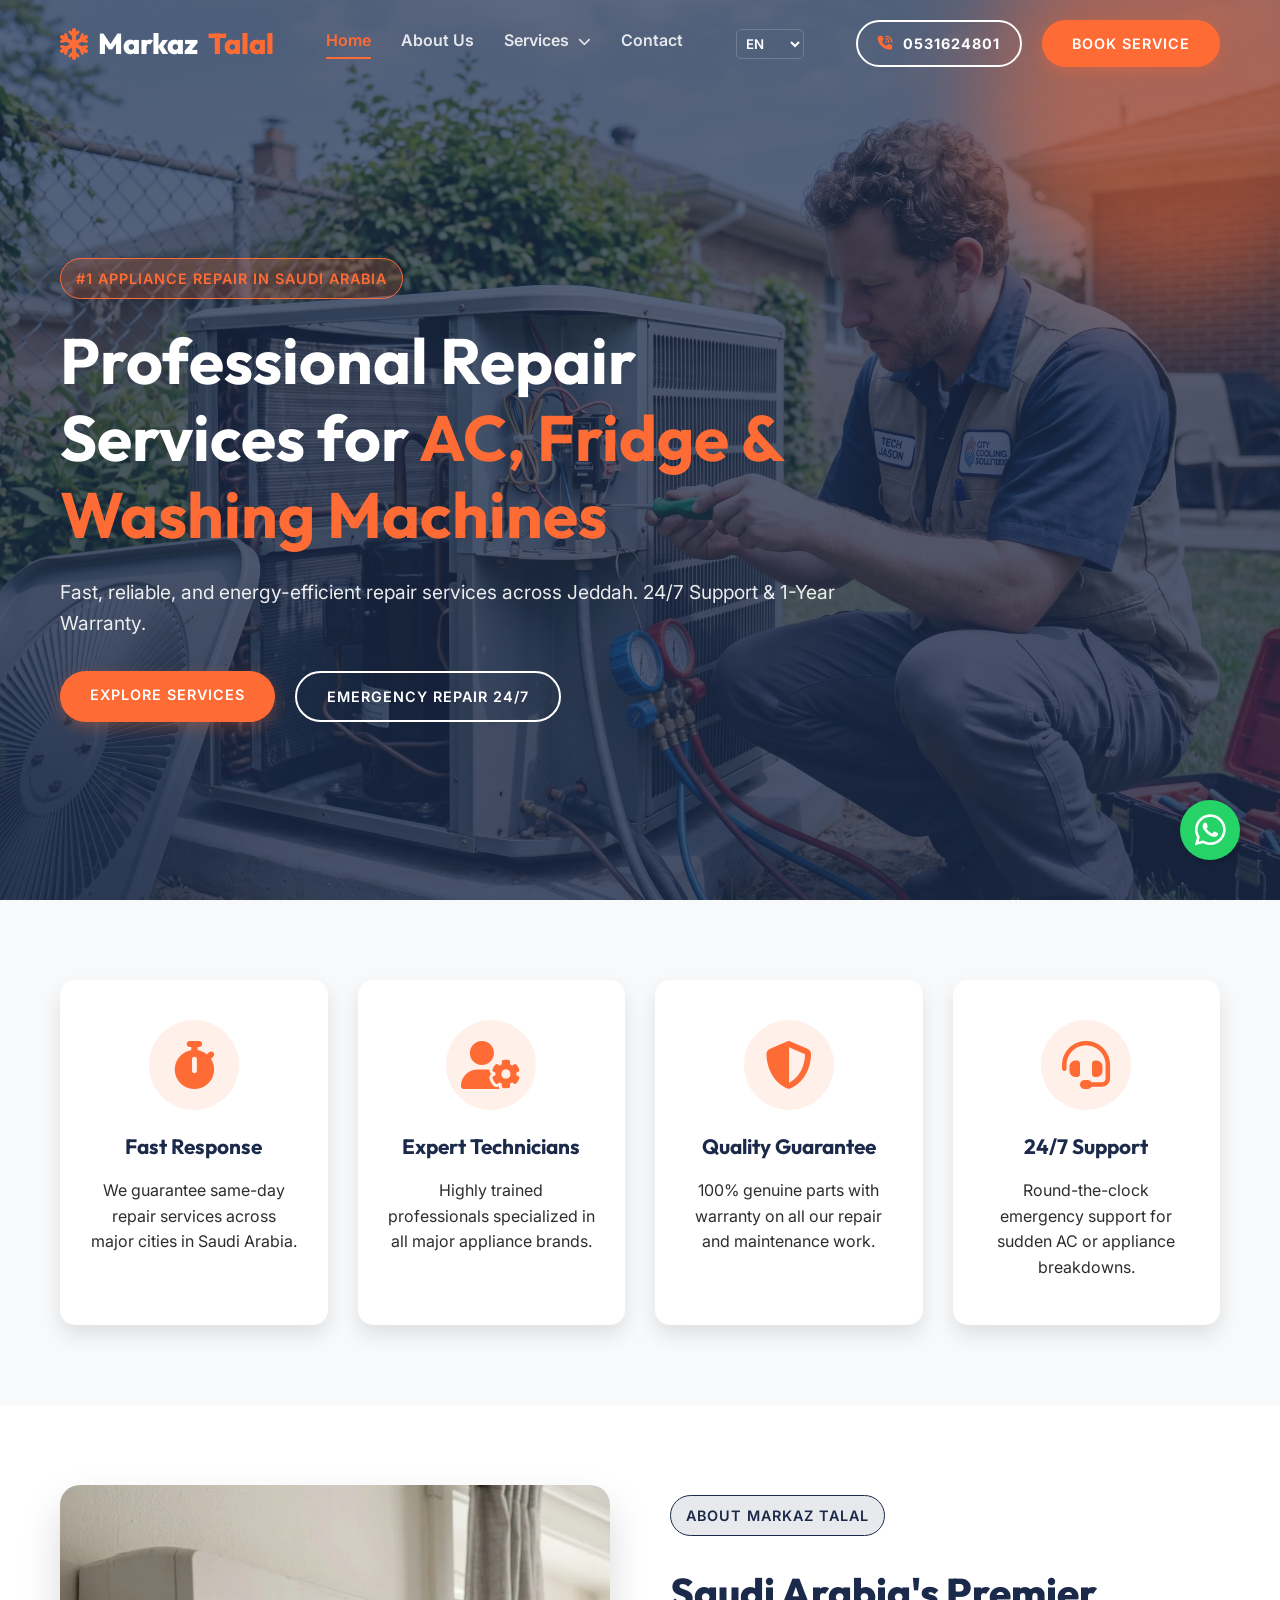
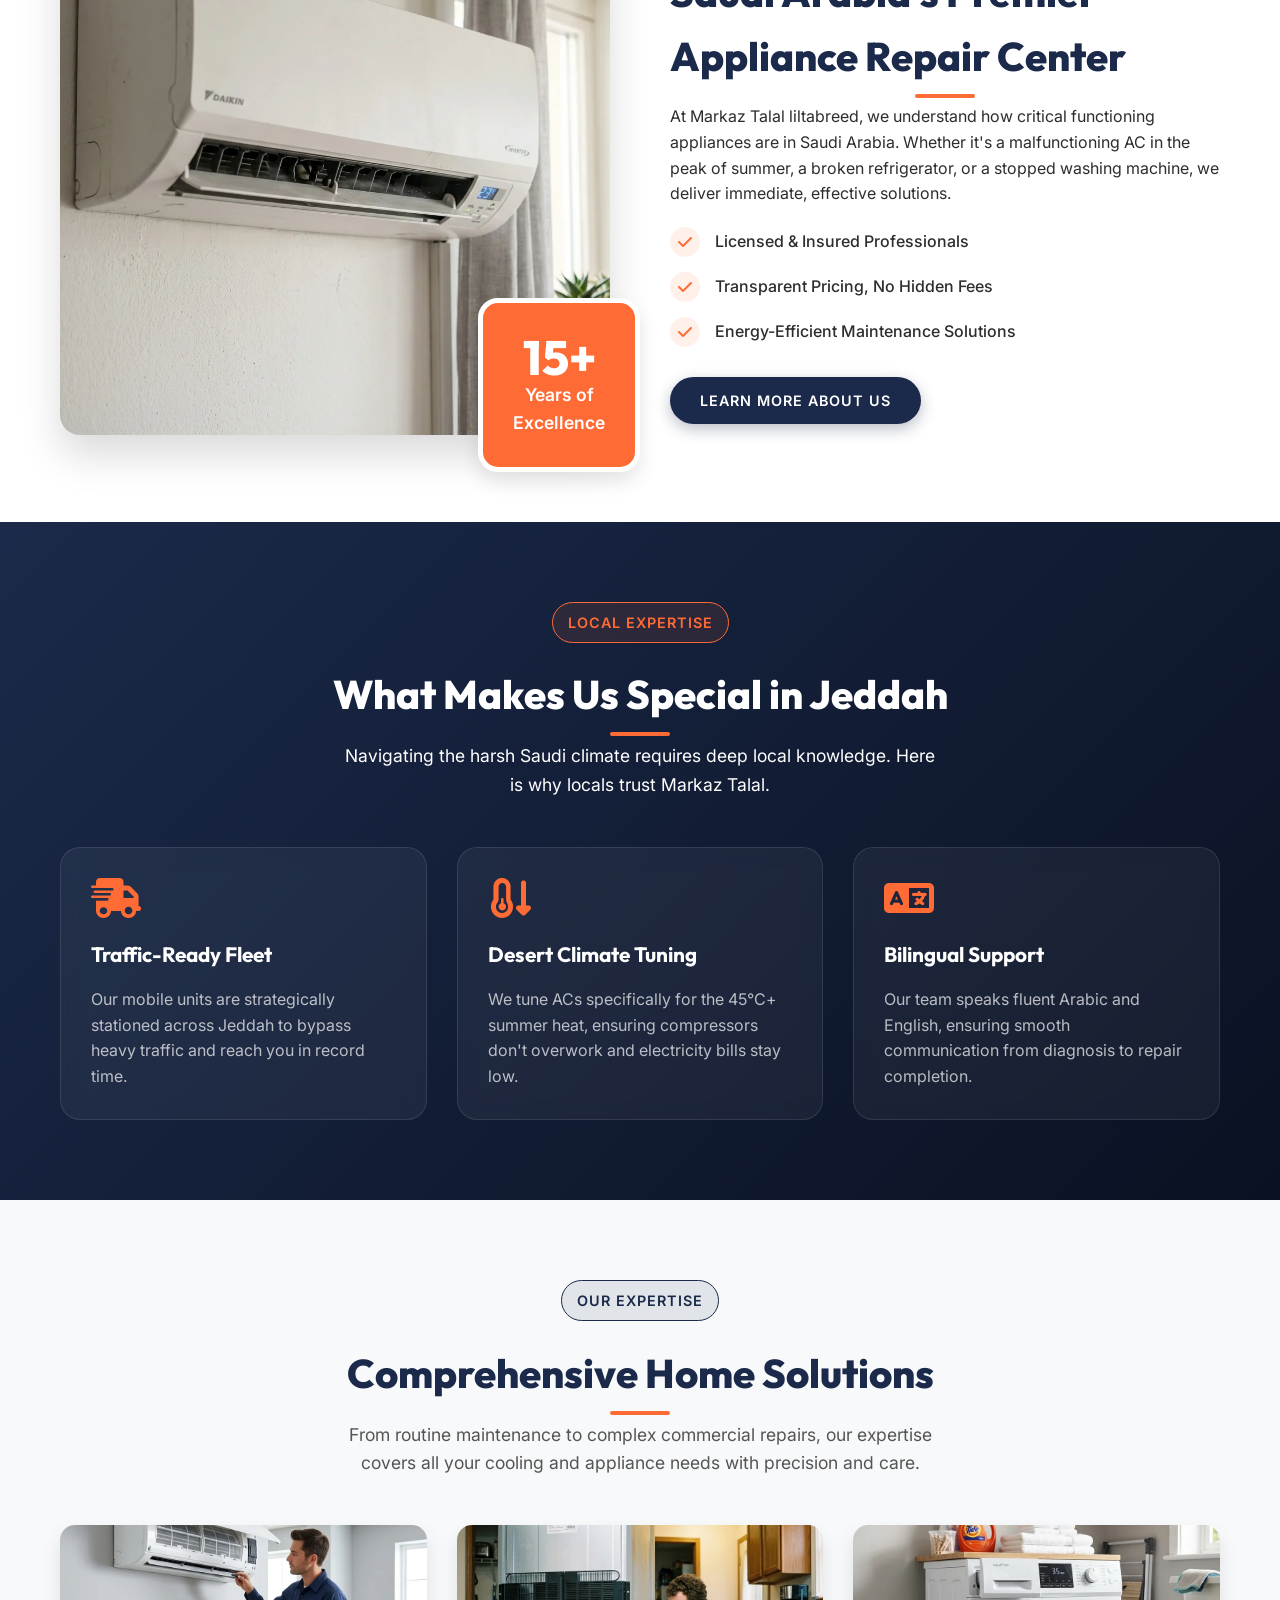
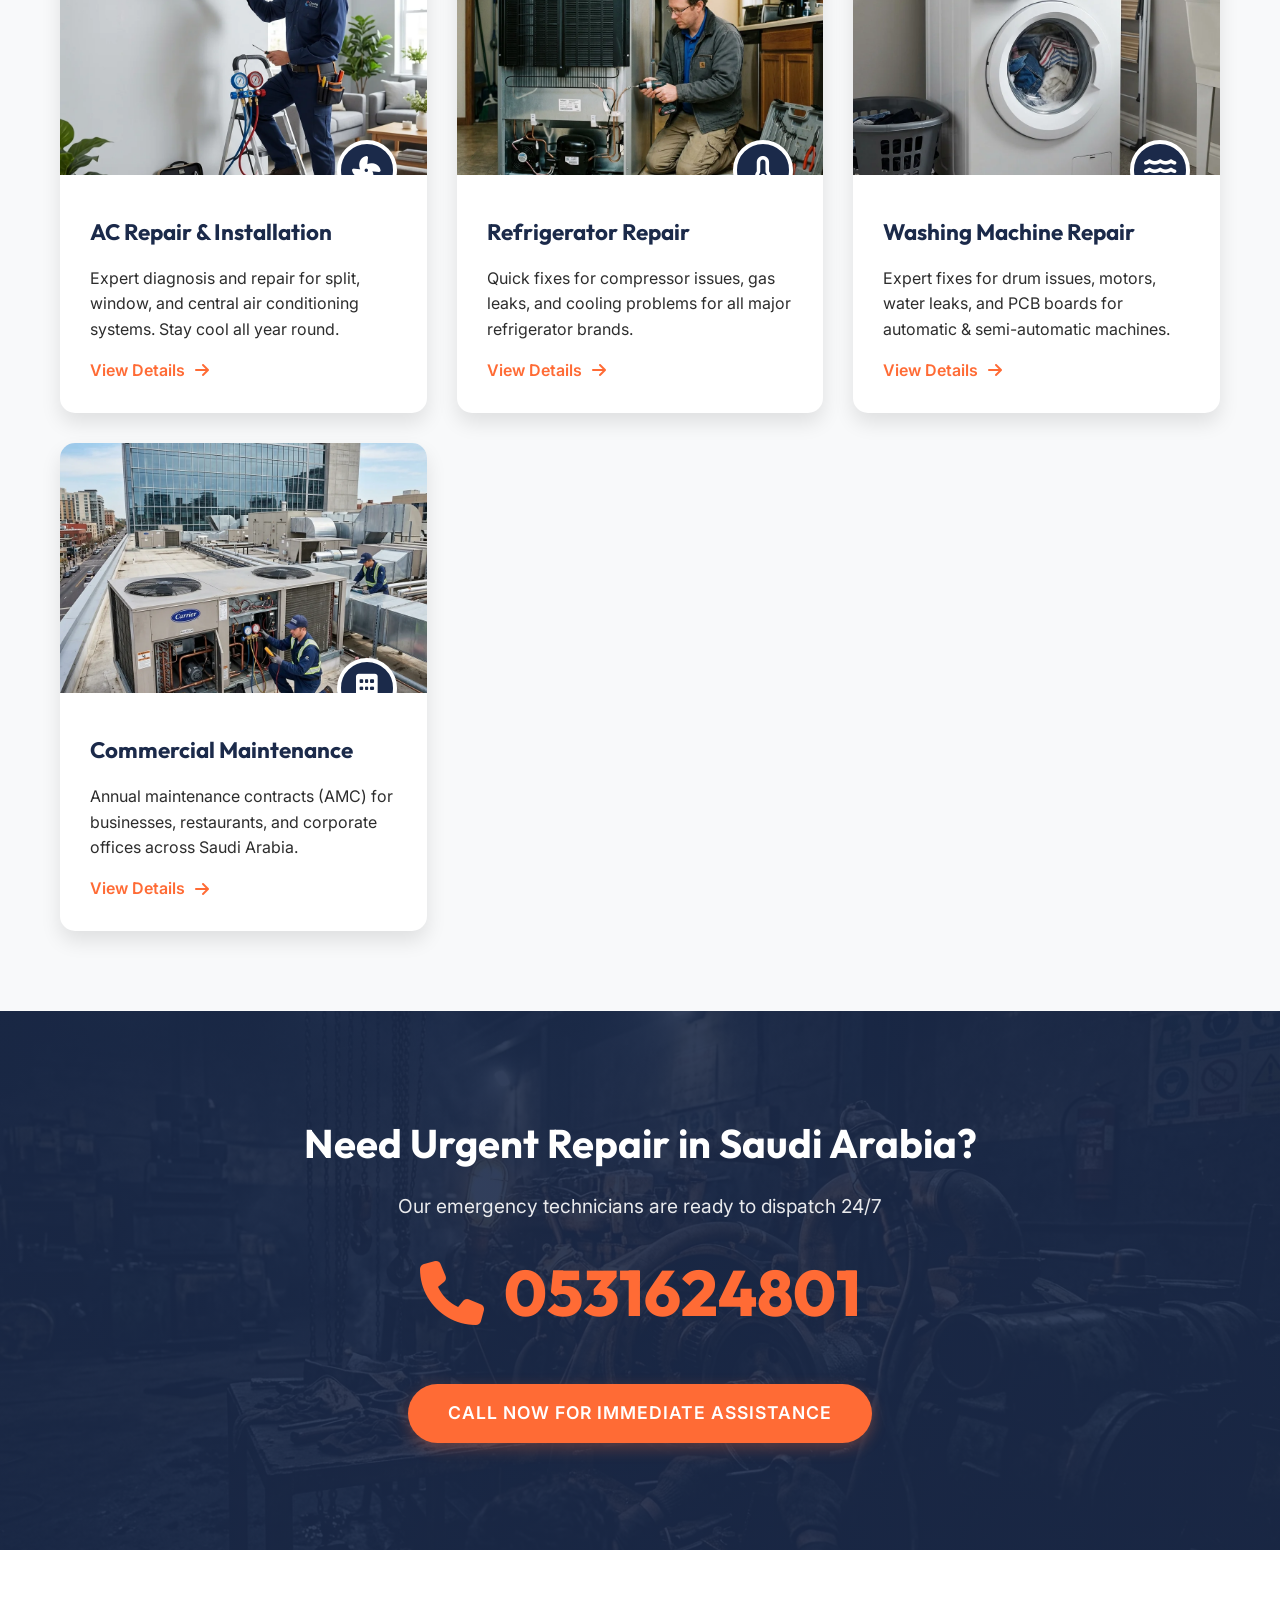
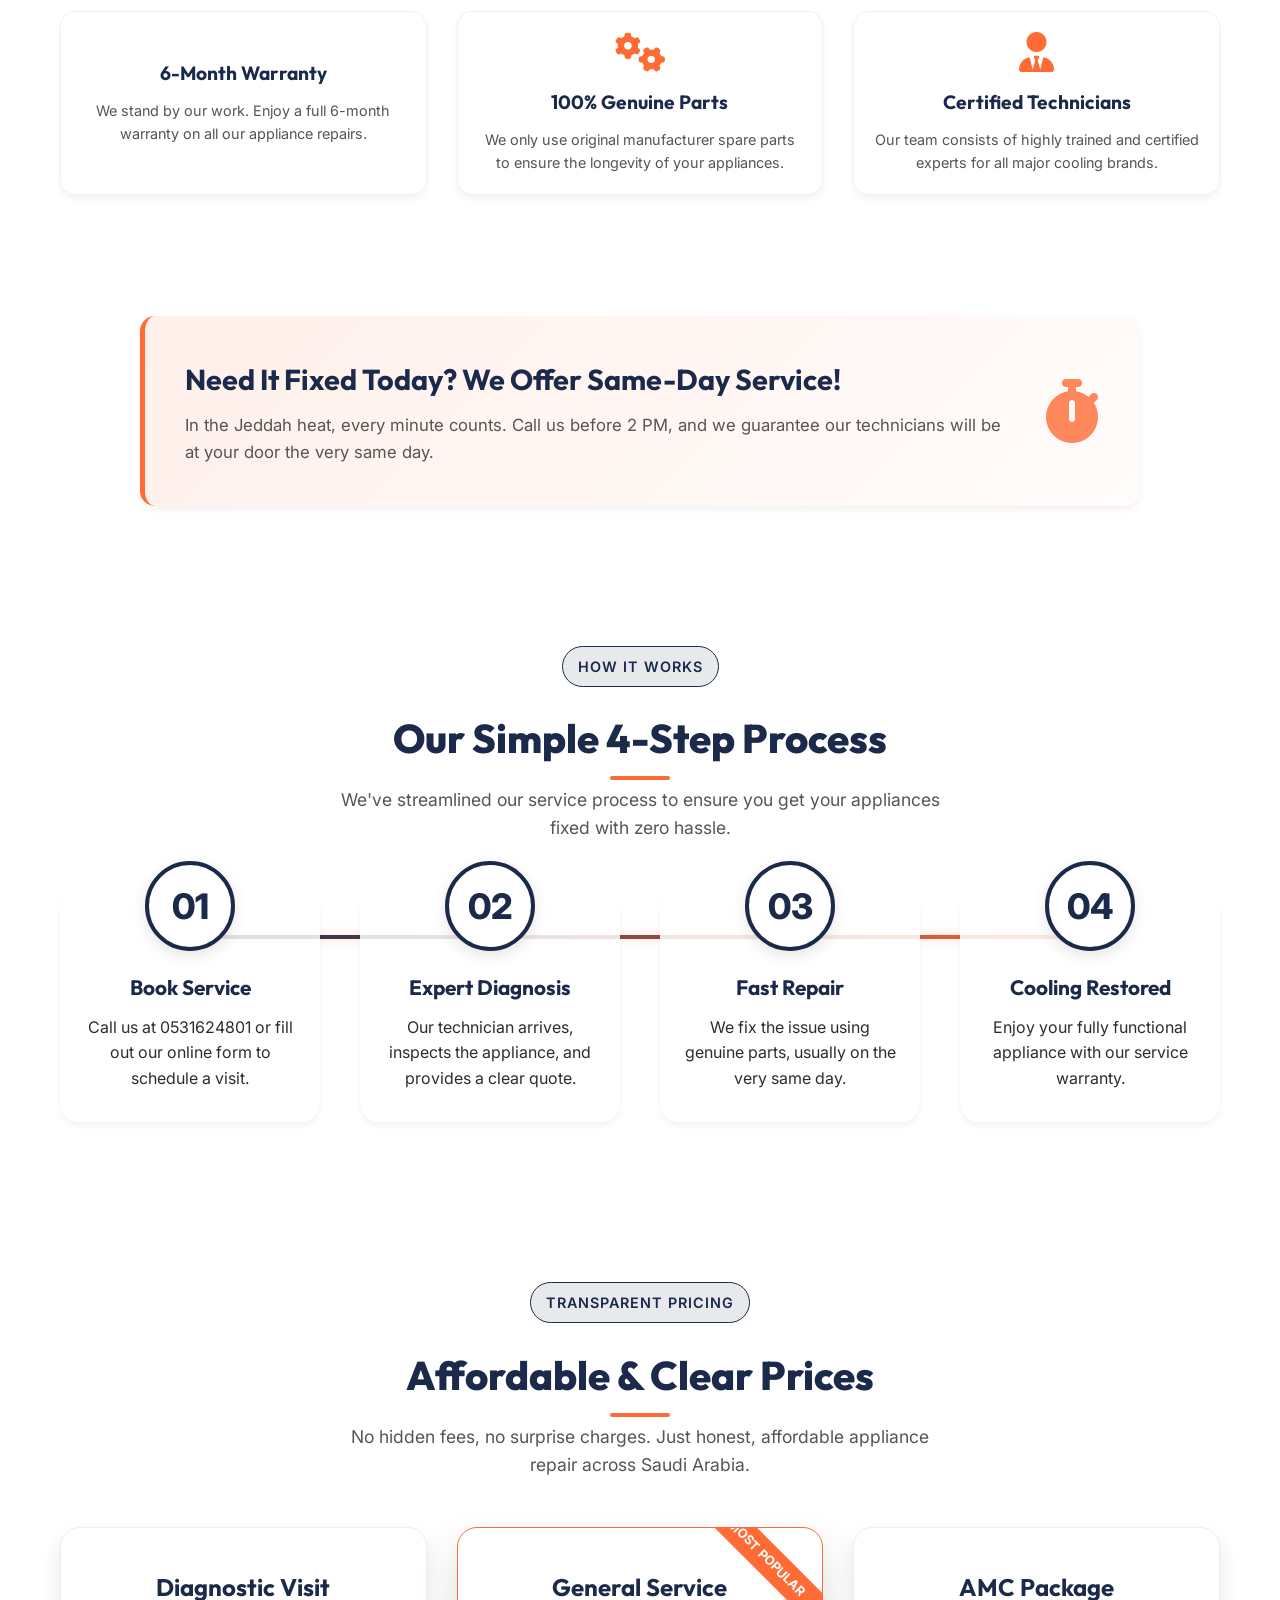
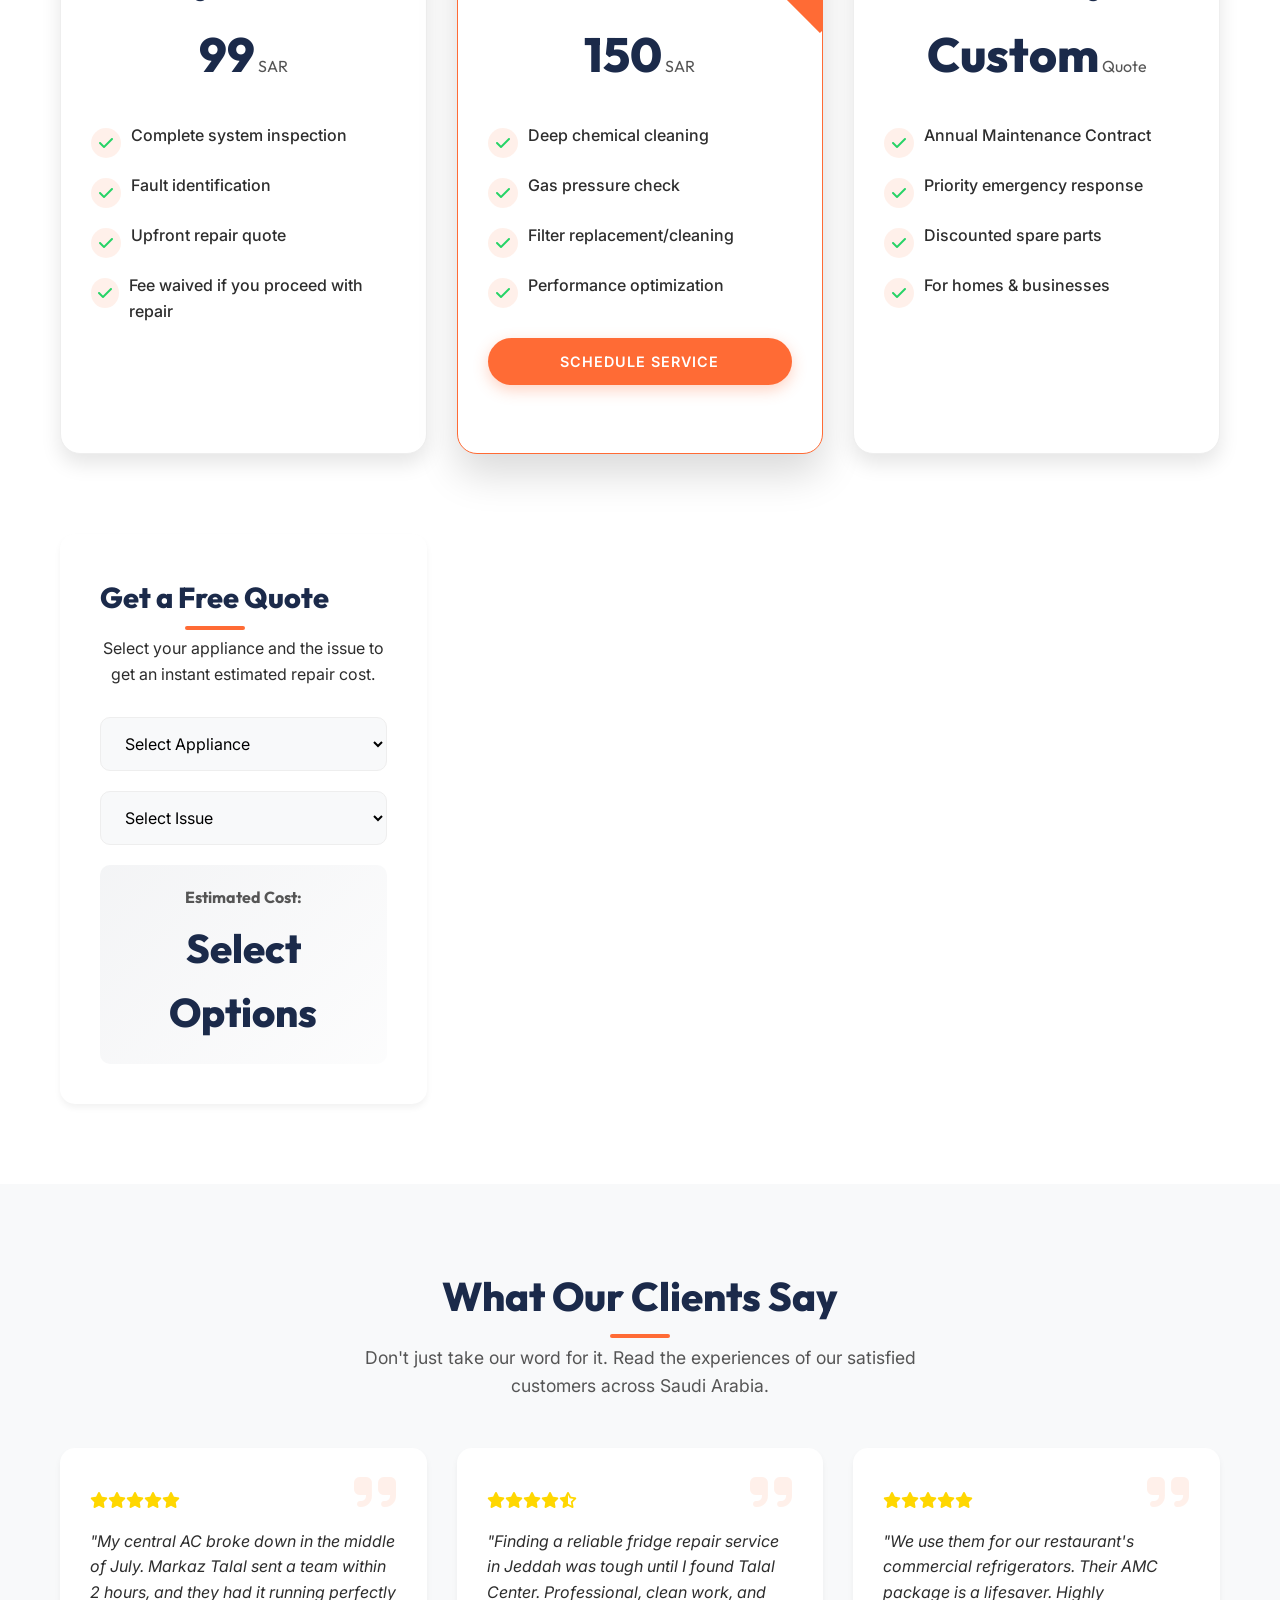
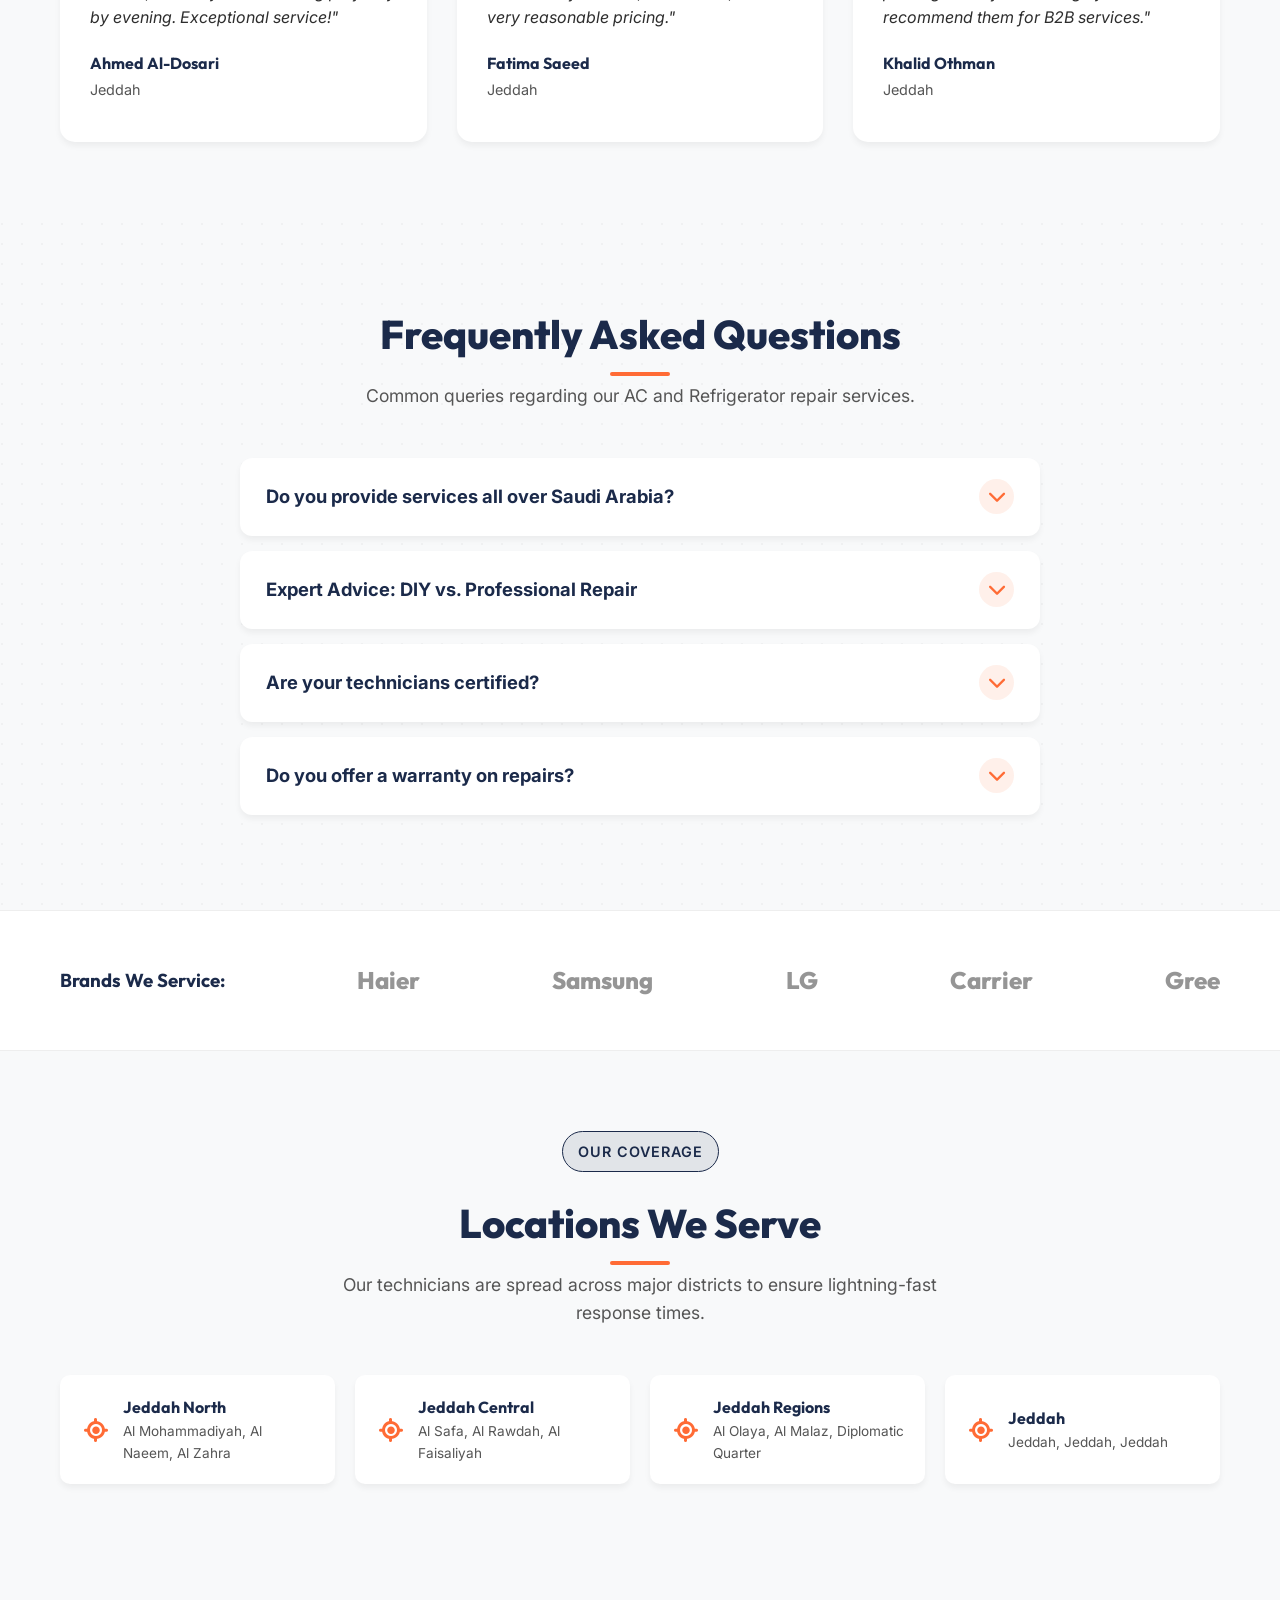
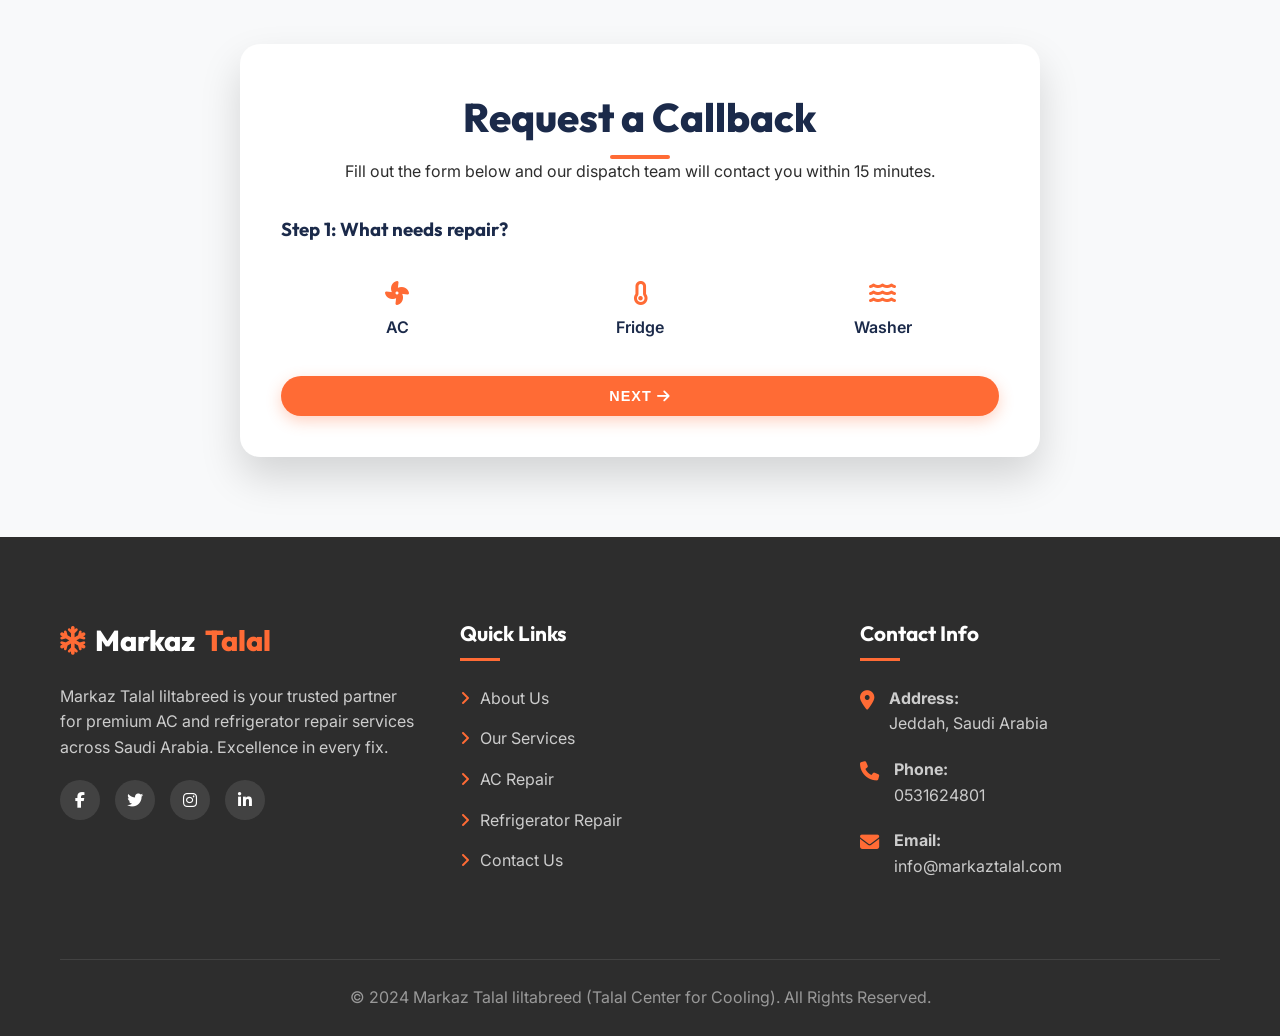
<file: index.html>
<!DOCTYPE html>
<html lang="en">
<head>
  <meta charset="UTF-8">
  <meta name="viewport" content="width=device-width, initial-scale=1.0">
  <meta name="description" content="Markaz Talal liltabreed (Talal Center for Cooling) provides professional AC, Refrigerator, and home appliance repair services in Saudi Arabia. 24/7 Emergency support.">
  <meta name="keywords" content="AC repair in Jeddah, refrigerator repair service Jeddah, best AC technician Saudi Arabia, 24/7 AC repair, emergency fridge repair">
  <title>Markaz Talal liltabreed | Premium AC & Refrigerator Repair Services in Saudi Arabia</title>
  
  <!-- FontAwesome -->
  <link rel="stylesheet" href="https://cdnjs.cloudflare.com/ajax/libs/font-awesome/6.4.0/css/all.min.css">
  
  <!-- Custom CSS -->
  <link rel="stylesheet" href="css/style.min.css">

  <script type="application/ld+json">
  {
    "@context": "https://schema.org",
    "@type": "LocalBusiness",
    "name": "Markaz Talal liltabreed",
    "image": "https://markaztalal.com/images/hero-banner.webp",
    "description": "Professional AC, Refrigerator, and Washing Machine repair services in Jeddah, Saudi Arabia.",
    "url": "https://markaztalal.com",
    "telephone": "+966531624801",
    "address": {
      "@type": "PostalAddress",
      "streetAddress": "6540, 3519 Ankara, As Samir District",
      "addressLocality": "Jeddah",
      "postalCode": "23462",
      "addressCountry": "SA"
    },
    "openingHoursSpecification": {
      "@type": "OpeningHoursSpecification",
      "dayOfWeek": ["Monday", "Tuesday", "Wednesday", "Thursday", "Friday", "Saturday", "Sunday"],
      "opens": "00:00",
      "closes": "23:59"
    },
    "priceRange": "SAR 99 - 500",
    "currenciesAccepted": "SAR"
  }
  </script>
</head>
<body>

  <!-- Section 1: Header / Navigation -->
  <header class="header">
    <div class="container nav-container">
      <a href="index.html" class="logo">
        <i class="fa-solid fa-snowflake"></i>
        Markaz <span>Talal</span>
      </a>
      
      <div class="mobile-toggle">
        <i class="fa-solid fa-bars"></i>
      </div>

            <nav class="nav-menu">
        <div class="nav-item"><a href="index.html" class="nav-link active">Home</a></div>
        <div class="nav-item"><a href="about.html" class="nav-link">About Us</a></div>
        <div class="nav-item dropdown">
          <a href="services.html" class="nav-link">Services <i class="fa-solid fa-chevron-down" style="font-size: 0.8rem; margin-left: 5px;"></i></a>
          <div class="dropdown-menu">
            <a href="ac-repair.html" class="dropdown-item">AC Repair</a>
            <a href="fridge-repair.html" class="dropdown-item">Fridge Repair</a>
            <a href="washing-machine-repair.html" class="dropdown-item">Washing Machine</a>
          </div>
        </div>
        <div class="nav-item"><a href="contact.html" class="nav-link">Contact</a></div>
      </nav>
      <div class="lang-toggle" aria-label="Switch Language">
        <select style="background: transparent; border: 1px solid var(--glass-border); color: var(--primary-white); padding: 5px; border-radius: 5px;">
          <option value="en">EN</option>
          <option value="ar">العربية</option>
        </select>
      </div>

      <div class="nav-actions">
        <a href="tel:0531624801" class="btn btn-outline click-to-call" aria-label="Call Now"><i class="fa-solid fa-phone-volume pulse-icon"></i> 0531624801</a>
        <a href="contact.html" class="btn btn-primary" aria-label="Book Service">Book Service</a>
      </div>
    </div>
  </header>

  <!-- Section 2: Hero -->
  <section class="hero">
    <div class="shape shape-1"></div>
    <div class="shape shape-2"></div>
    <div class="container relative">
      <div class="hero-content fade-up">
        <span class="hero-subtitle">#1 Appliance Repair in Saudi Arabia</span>
        <h1 class="hero-title">Professional Repair Services for <span>AC, Fridge & Washing Machines</span></h1>
        <p class="hero-text">Fast, reliable, and energy-efficient repair services across Jeddah. 24/7 Support & 1-Year Warranty.</p>
        <div class="hero-buttons">
          <a href="services.html" class="btn btn-primary">Explore Services</a>
          <a href="contact.html" class="btn btn-outline">Emergency Repair 24/7</a>
        </div>
      </div>
    </div>
  </section>

  <!-- Section 3: Features (Why Choose Us) -->
  <section class="features">
    <div class="container">
      <div class="features-grid">
        <div class="feature-card fade-up">
          <div class="feature-icon"><i class="fa-solid fa-stopwatch"></i></div>
          <h3 class="feature-title">Fast Response</h3>
          <p>We guarantee same-day repair services across major cities in Saudi Arabia.</p>
        </div>
        <div class="feature-card fade-up" style="transition-delay: 0.1s;">
          <div class="feature-icon"><i class="fa-solid fa-user-gear"></i></div>
          <h3 class="feature-title">Expert Technicians</h3>
          <p>Highly trained professionals specialized in all major appliance brands.</p>
        </div>
        <div class="feature-card fade-up" style="transition-delay: 0.2s;">
          <div class="feature-icon"><i class="fa-solid fa-shield-halved"></i></div>
          <h3 class="feature-title">Quality Guarantee</h3>
          <p>100% genuine parts with warranty on all our repair and maintenance work.</p>
        </div>
        <div class="feature-card fade-up" style="transition-delay: 0.3s;">
          <div class="feature-icon"><i class="fa-solid fa-headset"></i></div>
          <h3 class="feature-title">24/7 Support</h3>
          <p>Round-the-clock emergency support for sudden AC or appliance breakdowns.</p>
        </div>
      </div>
    </div>
  </section>

  <!-- Section 4: About Us Preview -->
  <section class="about section-padding">
    <div class="container">
      <div class="about-container">
        <div class="about-image fade-up">
          <img src="images/ac-closeup.webp" alt="AC Repair Technician" class="about-img-main">
          <div class="about-experience">
            <div class="exp-years">15+</div>
            <div class="exp-text">Years of<br>Excellence</div>
          </div>
        </div>
        <div class="about-content fade-up" style="transition-delay: 0.2s;">
          <span class="hero-subtitle" style="color: var(--primary-navy); border-color: var(--primary-navy); background: rgba(27, 42, 74, 0.1);">About Markaz Talal</span>
          <h2 class="section-title">Saudi Arabia's Premier Appliance Repair Center</h2>
          <p>At Markaz Talal liltabreed, we understand how critical functioning appliances are in Saudi Arabia. Whether it's a malfunctioning AC in the peak of summer, a broken refrigerator, or a stopped washing machine, we deliver immediate, effective solutions.</p>
          <ul class="about-list">
            <li><i class="fa-solid fa-check"></i> Licensed & Insured Professionals</li>
            <li><i class="fa-solid fa-check"></i> Transparent Pricing, No Hidden Fees</li>
            <li><i class="fa-solid fa-check"></i> Energy-Efficient Maintenance Solutions</li>
          </ul>
          <a href="about.html" class="btn btn-secondary">Learn More About Us</a>
        </div>
      </div>
    </div>
  </section>

  <!-- Section: What Makes Us Special in Jeddah -->
  <section class="jeddah-special section-padding">
    <div class="container">
      <div class="text-center fade-up">
        <span class="hero-subtitle" style="color: var(--primary-orange); border-color: var(--primary-orange); background: rgba(255, 107, 53, 0.1);">Local Expertise</span>
        <h2 class="section-title">What Makes Us Special in Jeddah</h2>
        <p class="section-subtitle">Navigating the harsh Saudi climate requires deep local knowledge. Here is why locals trust Markaz Talal.</p>
      </div>

      <div class="jeddah-grid">
        <div class="jeddah-card fade-up">
          <i class="fa-solid fa-truck-fast jeddah-icon"></i>
          <h3>Traffic-Ready Fleet</h3>
          <p>Our mobile units are strategically stationed across Jeddah to bypass heavy traffic and reach you in record time.</p>
        </div>
        <div class="jeddah-card fade-up" style="transition-delay: 0.1s;">
          <i class="fa-solid fa-temperature-arrow-down jeddah-icon"></i>
          <h3>Desert Climate Tuning</h3>
          <p>We tune ACs specifically for the 45°C+ summer heat, ensuring compressors don't overwork and electricity bills stay low.</p>
        </div>
        <div class="jeddah-card fade-up" style="transition-delay: 0.2s;">
          <i class="fa-solid fa-language jeddah-icon"></i>
          <h3>Bilingual Support</h3>
          <p>Our team speaks fluent Arabic and English, ensuring smooth communication from diagnosis to repair completion.</p>
        </div>
      </div>
    </div>
  </section>

  <!-- Section 5: Services Overview -->
  <section class="services section-padding">
    <div class="container">
      <div class="text-center fade-up">
        <span class="hero-subtitle" style="color: var(--primary-navy); border-color: var(--primary-navy); background: rgba(27, 42, 74, 0.1);">Our Expertise</span>
        <h2 class="section-title">Comprehensive Home Solutions</h2>
        <p class="section-subtitle">From routine maintenance to complex commercial repairs, our expertise covers all your cooling and appliance needs with precision and care.</p>
      </div>

      <div class="services-grid">
        <!-- Service 1 -->
        <div class="service-card fade-up">
          <div class="service-img">
            <img loading="lazy" src="images/ac-service.webp" alt="AC Repair Service">
            <div class="service-icon-floating"><i class="fa-solid fa-fan"></i></div>
          </div>
          <div class="service-content">
            <h3 class="service-title">AC Repair & Installation</h3>
            <p>Expert diagnosis and repair for split, window, and central air conditioning systems. Stay cool all year round.</p>
            <a href="ac-repair.html" class="service-link">View Details <i class="fa-solid fa-arrow-right"></i></a>
          </div>
        </div>
        <!-- Service 2 -->
        <div class="service-card fade-up" style="transition-delay: 0.1s;">
          <div class="service-img">
            <img loading="lazy" src="images/fridge-service.webp" alt="Refrigerator Repair Service">
            <div class="service-icon-floating"><i class="fa-solid fa-temperature-empty"></i></div>
          </div>
          <div class="service-content">
            <h3 class="service-title">Refrigerator Repair</h3>
            <p>Quick fixes for compressor issues, gas leaks, and cooling problems for all major refrigerator brands.</p>
            <a href="fridge-repair.html" class="service-link">View Details <i class="fa-solid fa-arrow-right"></i></a>
          </div>
        </div>
        <!-- Service 3 -->
        <div class="service-card fade-up" style="transition-delay: 0.2s;">
          <div class="service-img">
            <img loading="lazy" src="images/washing-machine.webp" alt="Washing Machine Repair Service">
            <div class="service-icon-floating"><i class="fa-solid fa-water"></i></div>
          </div>
          <div class="service-content">
            <h3 class="service-title">Washing Machine Repair</h3>
            <p>Expert fixes for drum issues, motors, water leaks, and PCB boards for automatic & semi-automatic machines.</p>
            <a href="washing-machine-repair.html" class="service-link">View Details <i class="fa-solid fa-arrow-right"></i></a>
          </div>
        </div>
        <!-- Service 4 -->
        <div class="service-card fade-up" style="transition-delay: 0.3s;">
          <div class="service-img">
            <img loading="lazy" src="images/commercial.webp" alt="Commercial Maintenance">
            <div class="service-icon-floating"><i class="fa-solid fa-building"></i></div>
          </div>
          <div class="service-content">
            <h3 class="service-title">Commercial Maintenance</h3>
            <p>Annual maintenance contracts (AMC) for businesses, restaurants, and corporate offices across Saudi Arabia.</p>
            <a href="services.html" class="service-link">View Details <i class="fa-solid fa-arrow-right"></i></a>
          </div>
        </div>
      </div>
    </div>
  </section>

  <!-- Section 6: Emergency CTA -->
  <section class="emergency-cta fade-up">
    <div class="container">
      <h2>Need Urgent Repair in Saudi Arabia?</h2>
      <p style="font-size: 1.2rem; margin-top: 10px; opacity: 0.9;">Our emergency technicians are ready to dispatch 24/7</p>
      <div class="emergency-phone">
        <i class="fa-solid fa-phone"></i> 0531624801
      </div>
      <a href="contact.html" class="btn btn-primary" style="margin-top: 20px; font-size: 1.1rem; padding: 15px 40px;">Call Now for Immediate Assistance</a>
    </div>
  </section>

  <!-- Section: Trust Badges (Genuine Parts & Warranty) -->
  <section class="trust-badges">
    <div class="container">
      <div class="trust-grid">
        <div class="trust-item fade-up">
          <i class="fa-solid fa-shield-check"></i>
          <h3>6-Month Warranty</h3>
          <p>We stand by our work. Enjoy a full 6-month warranty on all our appliance repairs.</p>
        </div>
        <div class="trust-item fade-up" style="transition-delay: 0.1s;">
          <i class="fa-solid fa-gears"></i>
          <h3>100% Genuine Parts</h3>
          <p>We only use original manufacturer spare parts to ensure the longevity of your appliances.</p>
        </div>
        <div class="trust-item fade-up" style="transition-delay: 0.2s;">
          <i class="fa-solid fa-user-tie"></i>
          <h3>Certified Technicians</h3>
          <p>Our team consists of highly trained and certified experts for all major cooling brands.</p>
        </div>
      </div>
    </div>
  </section>

  <!-- Section: Same-Day Service Banner -->
  <section class="container fade-up">
    <div class="same-day-service">
      <div class="same-day-content">
        <h3>Need It Fixed Today? We Offer Same-Day Service!</h3>
        <p>In the Jeddah heat, every minute counts. Call us before 2 PM, and we guarantee our technicians will be at your door the very same day.</p>
      </div>
      <i class="fa-solid fa-stopwatch same-day-icon"></i>
    </div>
  </section>

  <!-- Section 7: Process -->
  <section class="process section-padding">
    <div class="container">
      <div class="text-center fade-up">
        <span class="hero-subtitle" style="color: var(--primary-navy); border-color: var(--primary-navy); background: rgba(27, 42, 74, 0.1);">How It Works</span>
        <h2 class="section-title">Our Simple 4-Step Process</h2>
        <p class="section-subtitle">We've streamlined our service process to ensure you get your appliances fixed with zero hassle.</p>
      </div>

      <div class="process-grid">
        <div class="process-step fade-up">
          <div class="step-number">01</div>
          <h3 class="step-title">Book Service</h3>
          <p>Call us at 0531624801 or fill out our online form to schedule a visit.</p>
        </div>
        <div class="process-step fade-up" style="transition-delay: 0.1s;">
          <div class="step-number">02</div>
          <h3 class="step-title">Expert Diagnosis</h3>
          <p>Our technician arrives, inspects the appliance, and provides a clear quote.</p>
        </div>
        <div class="process-step fade-up" style="transition-delay: 0.2s;">
          <div class="step-number">03</div>
          <h3 class="step-title">Fast Repair</h3>
          <p>We fix the issue using genuine parts, usually on the very same day.</p>
        </div>
        <div class="process-step fade-up" style="transition-delay: 0.3s;">
          <div class="step-number">04</div>
          <h3 class="step-title">Cooling Restored</h3>
          <p>Enjoy your fully functional appliance with our service warranty.</p>
        </div>
      </div>
    </div>
  </section>

  <!-- Section: Affordable Prices -->
  <section class="pricing section-padding">
    <div class="container">
      <div class="text-center fade-up">
        <span class="hero-subtitle" style="color: var(--primary-navy); border-color: var(--primary-navy); background: rgba(27, 42, 74, 0.1);">Transparent Pricing</span>
        <h2 class="section-title">Affordable & Clear Prices</h2>
        <p class="section-subtitle">No hidden fees, no surprise charges. Just honest, affordable appliance repair across Saudi Arabia.</p>
      </div>

      <div class="pricing-grid">
        <!-- Plan 1 -->
        <div class="pricing-card fade-up">
          <div class="pricing-header">
            <h3>Diagnostic Visit</h3>
            <div class="price">99<span> SAR</span></div>
          </div>
          <ul class="pricing-features about-list">
            <li><i class="fa-solid fa-check"></i> Complete system inspection</li>
            <li><i class="fa-solid fa-check"></i> Fault identification</li>
            <li><i class="fa-solid fa-check"></i> Upfront repair quote</li>
            <li><i class="fa-solid fa-check"></i> Fee waived if you proceed with repair</li>
          </ul>
          <a href="contact.html" class="btn btn-outline" style="width: 100%;">Book Visit</a>
        </div>

        <!-- Plan 2 (Popular) -->
        <div class="pricing-card popular fade-up" style="transition-delay: 0.1s;">
          <div class="pricing-header">
            <h3>General Service</h3>
            <div class="price">150<span> SAR</span></div>
          </div>
          <ul class="pricing-features about-list">
            <li><i class="fa-solid fa-check"></i> Deep chemical cleaning</li>
            <li><i class="fa-solid fa-check"></i> Gas pressure check</li>
            <li><i class="fa-solid fa-check"></i> Filter replacement/cleaning</li>
            <li><i class="fa-solid fa-check"></i> Performance optimization</li>
          </ul>
          <a href="contact.html" class="btn btn-primary" style="width: 100%;">Schedule Service</a>
        </div>

        <!-- Plan 3 -->
        <div class="pricing-card fade-up" style="transition-delay: 0.2s;">
          <div class="pricing-header">
            <h3>AMC Package</h3>
            <div class="price">Custom<span> Quote</span></div>
          </div>
          <ul class="pricing-features about-list">
            <li><i class="fa-solid fa-check"></i> Annual Maintenance Contract</li>
            <li><i class="fa-solid fa-check"></i> Priority emergency response</li>
            <li><i class="fa-solid fa-check"></i> Discounted spare parts</li>
            <li><i class="fa-solid fa-check"></i> For homes & businesses</li>
          </ul>
          <a href="contact.html" class="btn btn-outline" style="width: 100%;">Get Quote</a>
        </div>

      <div class="pricing-calc fade-up" style="margin-top: 50px;">
        <h3 class="section-title" style="font-size: 1.8rem; text-align: center;">Get a Free Quote</h3>
        <p style="text-align: center; margin-bottom: 30px;">Select your appliance and the issue to get an instant estimated repair cost.</p>
        <div class="form-group" style="display: flex; gap: 20px; flex-wrap: wrap;">
          <select id="calcAppliance" class="form-control" style="flex: 1; min-width: 200px;" onchange="calculateQuote()">
            <option value="" disabled selected>Select Appliance</option>
            <option value="ac">Air Conditioner</option>
            <option value="fridge">Refrigerator</option>
            <option value="washing">Washing Machine</option>
          </select>
          <select id="calcIssue" class="form-control" style="flex: 1; min-width: 200px;" onchange="calculateQuote()">
            <option value="" disabled selected>Select Issue</option>
            <option value="not_cooling">Not Cooling / Not Working</option>
            <option value="gas">Gas Leak / Refill Needed</option>
            <option value="noise">Strange Noise / Leaking Water</option>
            <option value="service">General Maintenance & Cleaning</option>
          </select>
        </div>
        <div class="pricing-result">
          <h4>Estimated Cost:</h4>
          <div class="est-price" id="estPrice">Select Options</div>
        </div>
      </div>
    </div>
  </section>

  <!-- Section 8: Testimonials -->
  <section class="testimonials section-padding">
    <div class="container">
      <div class="text-center fade-up">
        <h2 class="section-title">What Our Clients Say</h2>
        <p class="section-subtitle">Don't just take our word for it. Read the experiences of our satisfied customers across Saudi Arabia.</p>
      </div>

      <div class="testimonial-grid">
        <div class="testimonial-card fade-up">
          <i class="fa-solid fa-quote-right quote-icon"></i>
          <div class="rating">
            <i class="fa-solid fa-star"></i><i class="fa-solid fa-star"></i><i class="fa-solid fa-star"></i><i class="fa-solid fa-star"></i><i class="fa-solid fa-star"></i>
          </div>
          <p class="testimonial-text">"My central AC broke down in the middle of July. Markaz Talal sent a team within 2 hours, and they had it running perfectly by evening. Exceptional service!"</p>
          <div class="client-info">
            <div class="client-details">
              <h4 class="client-name">Ahmed Al-Dosari</h4>
              <span class="client-loc">Jeddah</span>
            </div>
          </div>
        </div>
        
        <div class="testimonial-card fade-up" style="transition-delay: 0.1s;">
          <i class="fa-solid fa-quote-right quote-icon"></i>
          <div class="rating">
            <i class="fa-solid fa-star"></i><i class="fa-solid fa-star"></i><i class="fa-solid fa-star"></i><i class="fa-solid fa-star"></i><i class="fa-solid fa-star-half-stroke"></i>
          </div>
          <p class="testimonial-text">"Finding a reliable fridge repair service in Jeddah was tough until I found Talal Center. Professional, clean work, and very reasonable pricing."</p>
          <div class="client-info">
            <div class="client-details">
              <h4 class="client-name">Fatima Saeed</h4>
              <span class="client-loc">Jeddah</span>
            </div>
          </div>
        </div>

        <div class="testimonial-card fade-up" style="transition-delay: 0.2s;">
          <i class="fa-solid fa-quote-right quote-icon"></i>
          <div class="rating">
            <i class="fa-solid fa-star"></i><i class="fa-solid fa-star"></i><i class="fa-solid fa-star"></i><i class="fa-solid fa-star"></i><i class="fa-solid fa-star"></i>
          </div>
          <p class="testimonial-text">"We use them for our restaurant's commercial refrigerators. Their AMC package is a lifesaver. Highly recommend them for B2B services."</p>
          <div class="client-info">
            <div class="client-details">
              <h4 class="client-name">Khalid Othman</h4>
              <span class="client-loc">Jeddah</span>
            </div>
          </div>
        </div>
      </div>
    </div>
  </section>

  <!-- Section 9: FAQ -->
  <section class="faq section-padding">
    <div class="container">
      <div class="text-center fade-up">
        <h2 class="section-title">Frequently Asked Questions</h2>
        <p class="section-subtitle">Common queries regarding our AC and Refrigerator repair services.</p>
      </div>

            <div class="faq-container fade-up">
        <div class="faq-item">
          <div class="faq-question">
            Do you provide services all over Saudi Arabia?
            <i class="fa-solid fa-chevron-down"></i>
          </div>
          <div class="faq-answer">
            <p>We primarily operate in major districts of Jeddah. We are continually expanding our reach to serve more areas across the Kingdom.</p>
          </div>
        </div>
        
        <div class="faq-item">
          <div class="faq-question">
            Expert Advice: DIY vs. Professional Repair
            <i class="fa-solid fa-chevron-down"></i>
          </div>
          <div class="faq-answer">
            <p><strong>DIY (Do It Yourself):</strong> You can safely clean your AC's external air filters every 2 weeks or clear debris around your fridge. <br><strong>Professional Help:</strong> Never attempt to refill refrigerant gas, fix compressor electricals, or handle PCB boards yourself. This requires a certified technician to avoid permanent appliance damage or electrical hazards.</p>
          </div>
        </div>

        <div class="faq-item">
          <div class="faq-question">
            Are your technicians certified?
            <i class="fa-solid fa-chevron-down"></i>
          </div>
          <div class="faq-answer">
            <p>Yes, all our technicians undergo rigorous training and are certified to handle complex repairs for all leading brands like Haier, Samsung, LG, and more.</p>
          </div>
        </div>

        <div class="faq-item">
          <div class="faq-question">
            Do you offer a warranty on repairs?
            <i class="fa-solid fa-chevron-down"></i>
          </div>
          <div class="faq-answer">
            <p>Absolutely. We provide a 6-month service warranty on our labor and any genuine spare parts replaced during the repair process, ensuring your peace of mind.</p>
          </div>
        </div>
      </div>
    </div>
  </section>

  <!-- Section 10: Brands -->
  <section class="brands fade-up">
    <div class="container">
      <div class="brand-scroll">
        <h3 style="color: var(--primary-navy); margin: 0;">Brands We Service:</h3>
        <span class="brand-item" style="font-size: 1.5rem; font-weight: 800; font-family: 'Outfit';">Haier</span>
        <span class="brand-item" style="font-size: 1.5rem; font-weight: 800; font-family: 'Outfit';">Samsung</span>
        <span class="brand-item" style="font-size: 1.5rem; font-weight: 800; font-family: 'Outfit';">LG</span>
        <span class="brand-item" style="font-size: 1.5rem; font-weight: 800; font-family: 'Outfit';">Carrier</span>
        <span class="brand-item" style="font-size: 1.5rem; font-weight: 800; font-family: 'Outfit';">Gree</span>
      </div>
    </div>
  </section>

  <!-- Section: Location To Serve You -->
  <section class="location-coverage section-padding">
    <div class="container">
      <div class="text-center fade-up">
        <span class="hero-subtitle" style="color: var(--primary-navy); border-color: var(--primary-navy); background: rgba(27, 42, 74, 0.1);">Our Coverage</span>
        <h2 class="section-title">Locations We Serve</h2>
        <p class="section-subtitle">Our technicians are spread across major districts to ensure lightning-fast response times.</p>
      </div>

      <div class="location-grid">
        <div class="location-item fade-up">
          <i class="fa-solid fa-location-crosshairs"></i>
          <div class="location-info">
            <h4>Jeddah North</h4>
            <p>Al Mohammadiyah, Al Naeem, Al Zahra</p>
          </div>
        </div>
        <div class="location-item fade-up" style="transition-delay: 0.1s;">
          <i class="fa-solid fa-location-crosshairs"></i>
          <div class="location-info">
            <h4>Jeddah Central</h4>
            <p>Al Safa, Al Rawdah, Al Faisaliyah</p>
          </div>
        </div>
        <div class="location-item fade-up" style="transition-delay: 0.2s;">
          <i class="fa-solid fa-location-crosshairs"></i>
          <div class="location-info">
            <h4>Jeddah Regions</h4>
            <p>Al Olaya, Al Malaz, Diplomatic Quarter</p>
          </div>
        </div>
        <div class="location-item fade-up" style="transition-delay: 0.3s;">
          <i class="fa-solid fa-location-crosshairs"></i>
          <div class="location-info">
            <h4>Jeddah</h4>
            <p>Jeddah, Jeddah, Jeddah</p>
          </div>
        </div>
      </div>
    </div>
  </section>

  <!-- Section: Quick Contact Form -->
  <section class="home-contact section-padding">
    <div class="container">
      <div class="home-contact-wrapper fade-up">
        <div class="text-center" style="margin-bottom: 30px;">
          <h2 class="section-title" style="margin-bottom: 10px;">Request a Callback</h2>
          <p>Fill out the form below and our dispatch team will contact you within 15 minutes.</p>
        </div>
        
        <div class="multi-step-form" id="bookingForm">
          <div class="step active" id="step1">
            <h3 style="margin-bottom: 20px; color: var(--primary-navy);">Step 1: What needs repair?</h3>
            <div class="appliance-selector">
              <label class="app-card"><input type="radio" name="appliance" value="AC"><span><i class="fa-solid fa-fan"></i> AC</span></label>
              <label class="app-card"><input type="radio" name="appliance" value="Fridge"><span><i class="fa-solid fa-temperature-empty"></i> Fridge</span></label>
              <label class="app-card"><input type="radio" name="appliance" value="Washing Machine"><span><i class="fa-solid fa-water"></i> Washer</span></label>
            </div>
            <button class="btn btn-primary next-btn" onclick="nextStep(2)" style="width:100%; margin-top:20px;">Next <i class="fa-solid fa-arrow-right"></i></button>
          </div>

          <div class="step" id="step2" style="display:none;">
            <h3 style="margin-bottom: 20px; color: var(--primary-navy);">Step 2: What is the issue?</h3>
            <textarea id="issueDesc" class="form-control" rows="4" placeholder="Briefly describe the problem..." required></textarea>
            <div style="display: flex; gap: 10px; margin-top: 20px;">
              <button class="btn btn-outline prev-btn" onclick="nextStep(1)" style="flex:1;">Back</button>
              <button class="btn btn-primary next-btn" onclick="nextStep(3)" style="flex:1;">Next <i class="fa-solid fa-arrow-right"></i></button>
            </div>
          </div>

          <div class="step" id="step3" style="display:none;">
            <h3 style="margin-bottom: 20px; color: var(--primary-navy);">Step 3: Your Details</h3>
            <div class="form-group"><input type="text" id="custName" class="form-control" placeholder="Full Name" required></div>
            <div class="form-group"><input type="tel" id="custPhone" class="form-control" placeholder="Phone (e.g., 05xxxx)" required></div>
            <div style="display: flex; gap: 10px; margin-top: 20px;">
              <button class="btn btn-outline prev-btn" onclick="nextStep(2)" style="flex:1;">Back</button>
              <button class="btn btn-primary submit-btn" onclick="submitToWhatsApp()" style="flex:2;"><i class="fa-brands fa-whatsapp"></i> Send to WhatsApp</button>
            </div>
          </div>
        </div>

      </div>
    </div>
  </section>

  <!-- Section 11: Contact Map Footer Integration -->
  <footer class="footer">
    <div class="container">
      <div class="footer-top">
        <div class="footer-col">
          <a href="index.html" class="footer-logo">
            <i class="fa-solid fa-snowflake"></i>
            Markaz <span>Talal</span>
          </a>
          <p class="footer-desc">Markaz Talal liltabreed is your trusted partner for premium AC and refrigerator repair services across Saudi Arabia. Excellence in every fix.</p>
          <div class="social-links">
            <a href="#" class="social-link"><i class="fa-brands fa-facebook-f"></i></a>
            <a href="#" class="social-link"><i class="fa-brands fa-twitter"></i></a>
            <a href="#" class="social-link"><i class="fa-brands fa-instagram"></i></a>
            <a href="#" class="social-link"><i class="fa-brands fa-linkedin-in"></i></a>
          </div>
        </div>

        <div class="footer-col">
          <h4 class="footer-title">Quick Links</h4>
          <ul class="footer-links">
            <li><a href="about.html">About Us</a></li>
            <li><a href="services.html">Our Services</a></li>
            <li><a href="ac-repair.html">AC Repair</a></li>
            <li><a href="fridge-repair.html">Refrigerator Repair</a></li>
            <li><a href="contact.html">Contact Us</a></li>
          </ul>
        </div>

        <div class="footer-col">
          <h4 class="footer-title">Contact Info</h4>
          <ul class="footer-contact">
            <li>
              <i class="fa-solid fa-location-dot"></i>
              <div>
                <strong>Address:</strong><br>
                Jeddah, Saudi Arabia
              </div>
            </li>
            <li>
              <i class="fa-solid fa-phone"></i>
              <div>
                <strong>Phone:</strong><br>
                0531624801
              </div>
            </li>
            <li>
              <i class="fa-solid fa-envelope"></i>
              <div>
                <strong>Email:</strong><br>
                info@markaztalal.com
              </div>
            </li>
          </ul>
        </div>
      </div>

      <div class="footer-bottom">
        <p>&copy; 2024 Markaz Talal liltabreed (Talal Center for Cooling). All Rights Reserved.</p>
      </div>
    </div>
  </footer>

  <!-- WhatsApp Floating Button -->
  <a href="https://wa.me/966531624801" class="whatsapp-float" target="_blank" aria-label="Chat on WhatsApp">
    <i class="fa-brands fa-whatsapp"></i>
  </a>

  <script src="js/main.min.js"></script>

  <!-- Mobile Bottom Navigation (Thumb-Zone) -->
  <div class="mobile-bottom-bar">
    <a href="tel:0531624801" class="bottom-bar-btn call-btn" aria-label="Call Us">
      <i class="fa-solid fa-phone"></i>
      <span>Call</span>
    </a>
    <a href="contact.html" class="bottom-bar-btn book-btn" aria-label="Book Online">
      <i class="fa-solid fa-calendar-check"></i>
      <span>Book</span>
    </a>
    <a href="https://wa.me/966531624801" class="bottom-bar-btn wa-btn" aria-label="WhatsApp Us" target="_blank">
      <i class="fa-brands fa-whatsapp"></i>
      <span>WhatsApp</span>
    </a>
  </div>

</body>
</html>
</file>
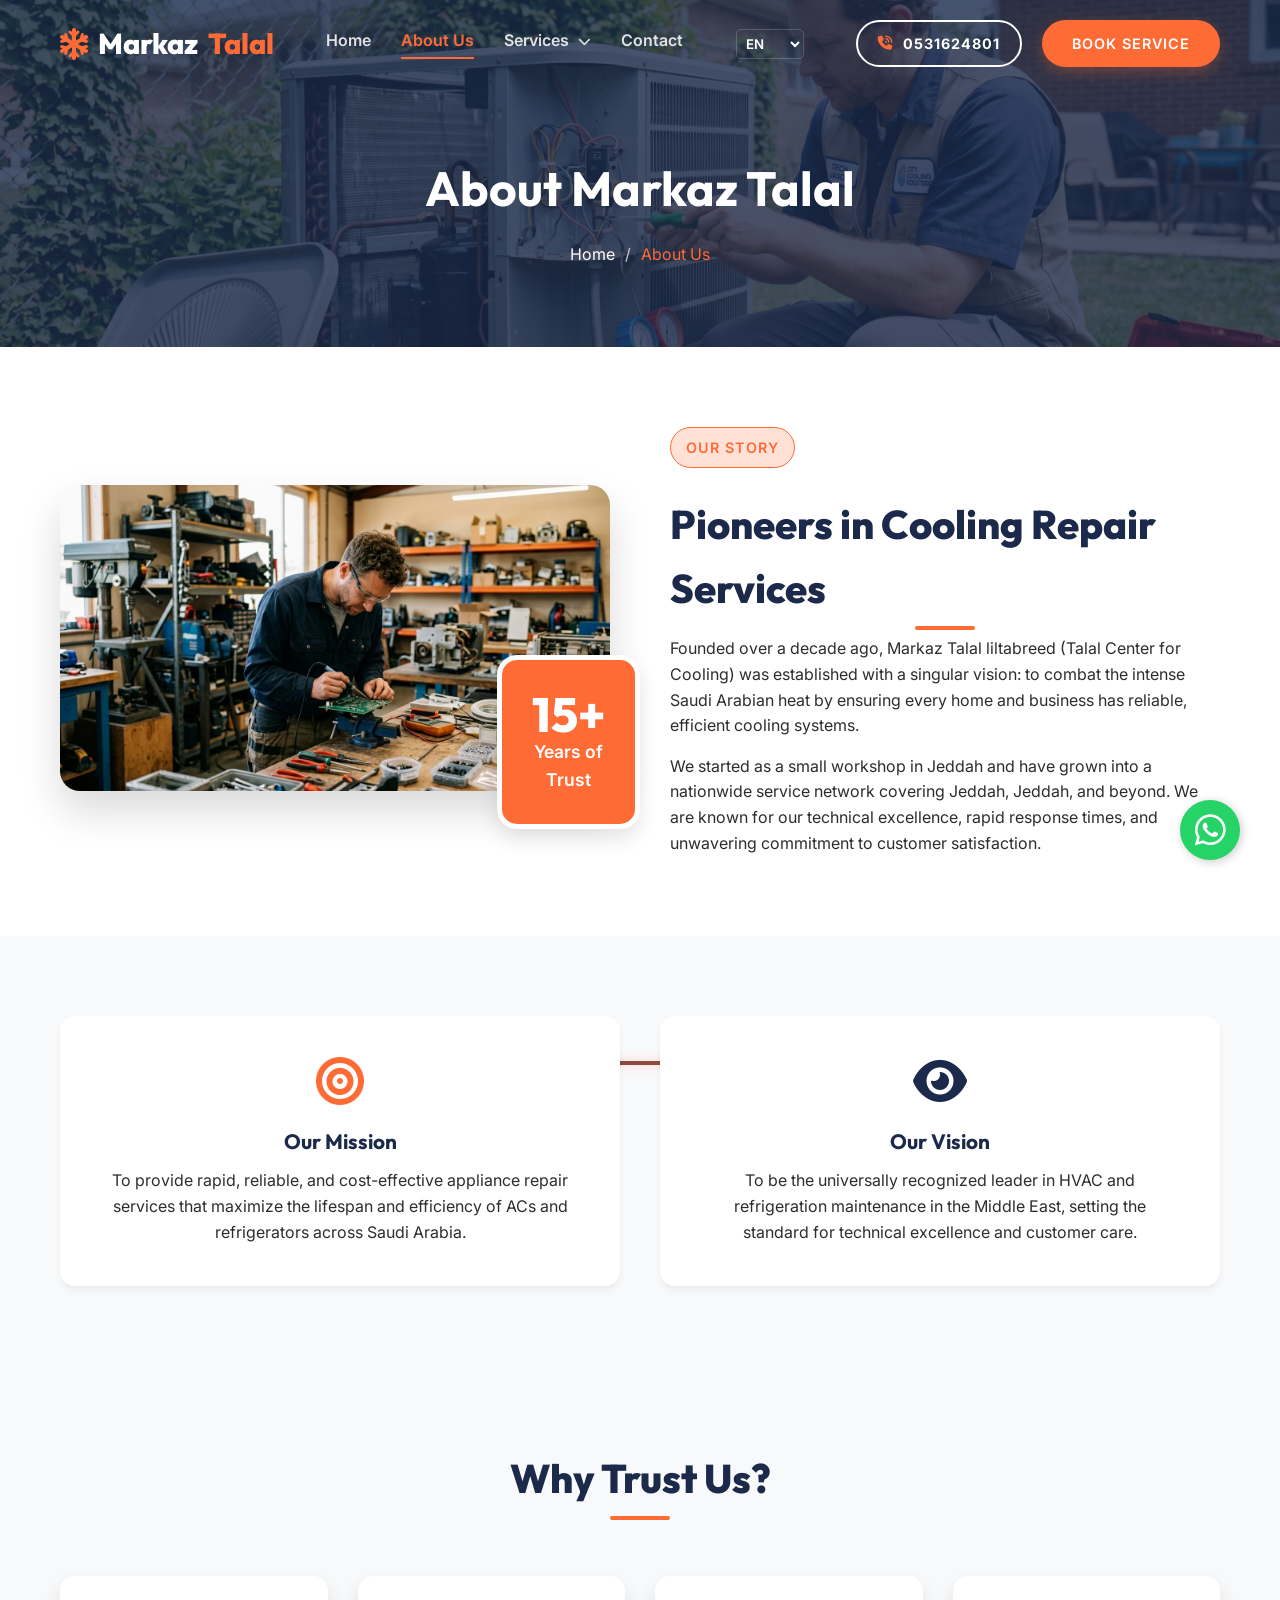
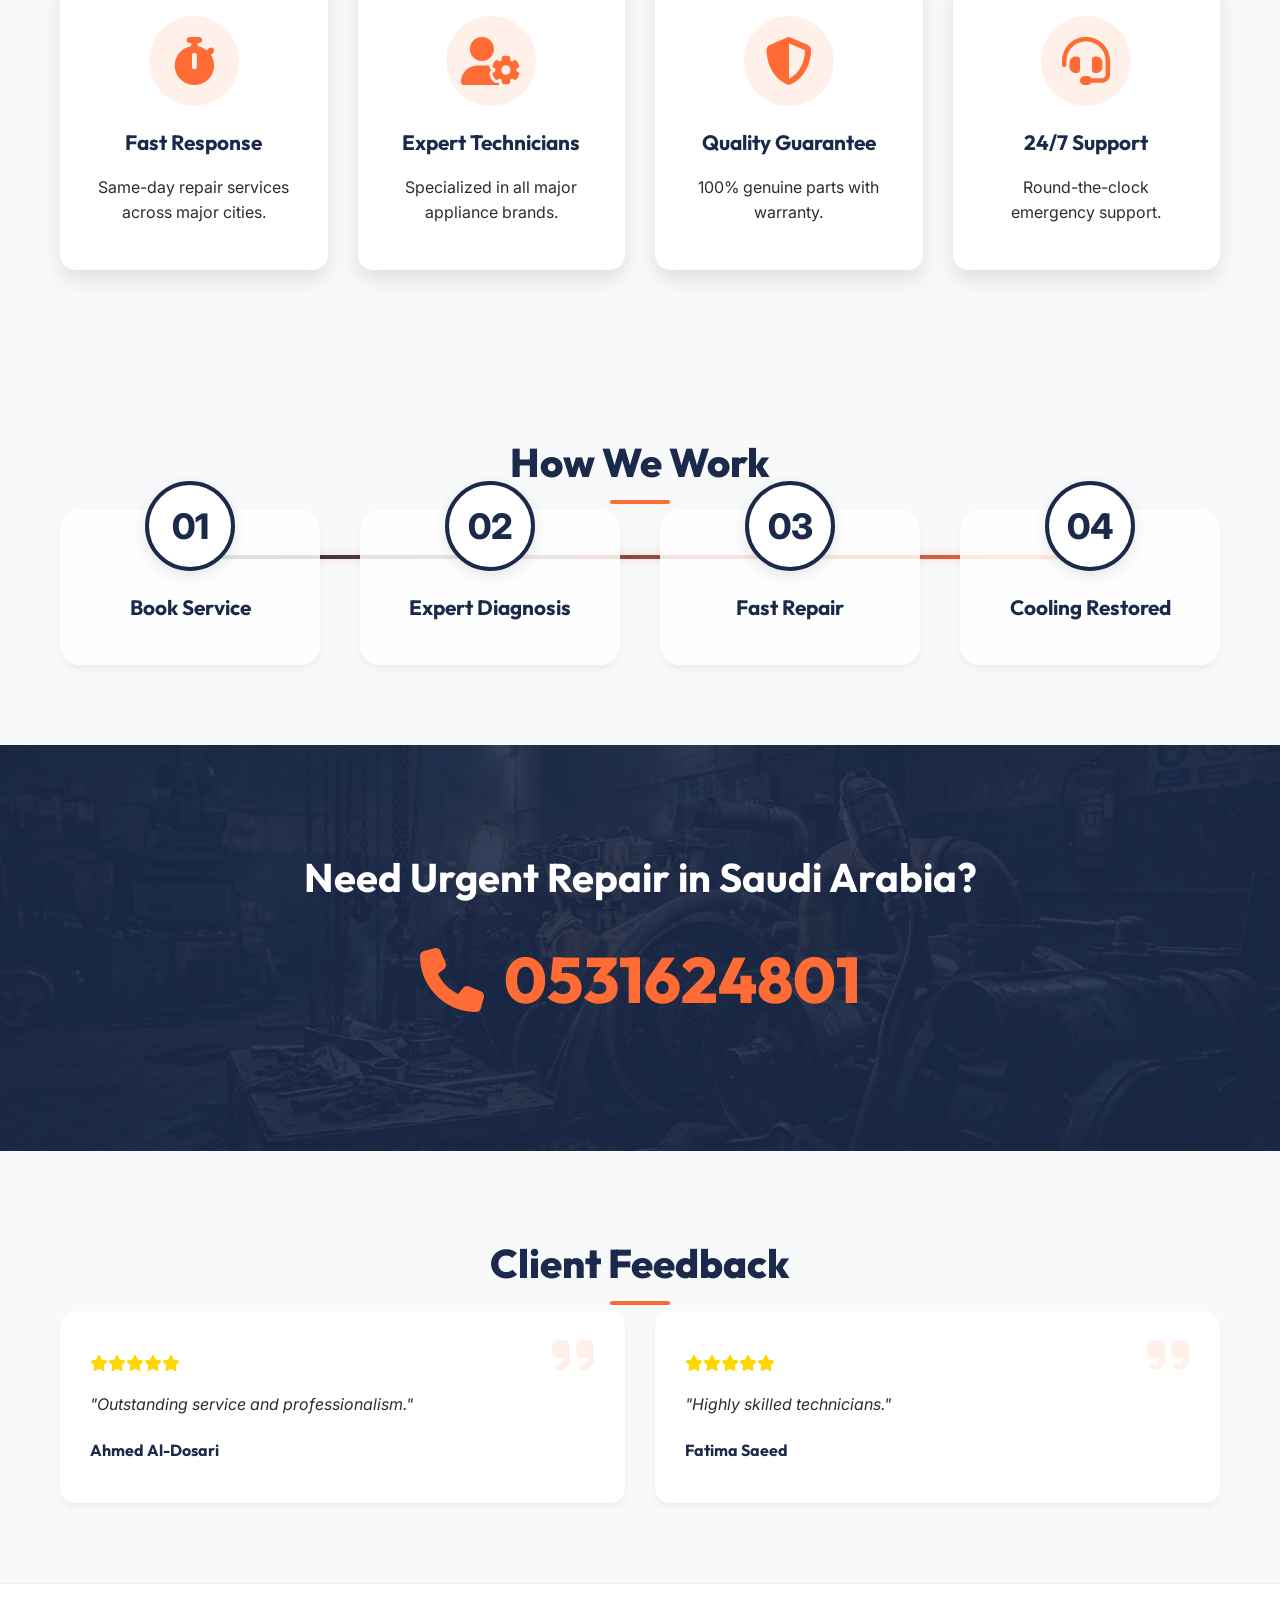
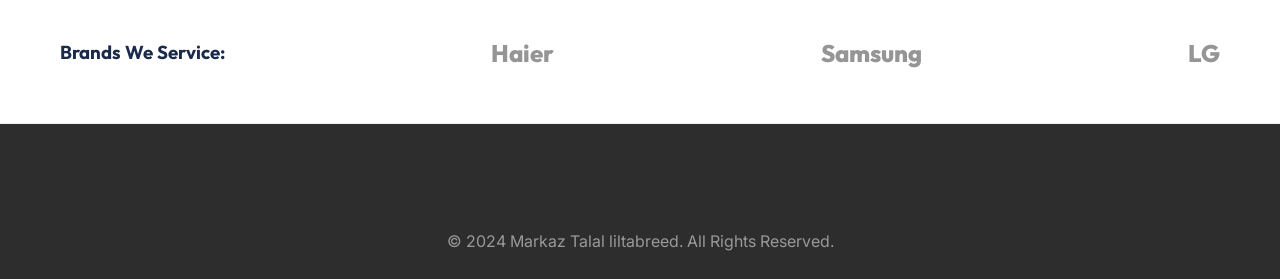
<file: about.html>
<!DOCTYPE html>
<html lang="en">
<head>
  <meta charset="UTF-8">
  <meta name="viewport" content="width=device-width, initial-scale=1.0">
  <meta name="description" content="Learn about Markaz Talal liltabreed, the premier AC and Refrigerator repair service in Saudi Arabia. 15+ years of experience in cooling solutions.">
  <title>About Us | Markaz Talal liltabreed Saudi Arabia</title>
  
  <link rel="stylesheet" href="https://cdnjs.cloudflare.com/ajax/libs/font-awesome/6.4.0/css/all.min.css">
  <link rel="stylesheet" href="css/style.min.css">

  <script type="application/ld+json">
  {
    "@context": "https://schema.org",
    "@type": "LocalBusiness",
    "name": "Markaz Talal liltabreed",
    "image": "https://markaztalal.com/images/hero-banner.webp",
    "description": "Professional AC, Refrigerator, and Washing Machine repair services in Jeddah, Saudi Arabia.",
    "url": "https://markaztalal.com",
    "telephone": "+966531624801",
    "address": {
      "@type": "PostalAddress",
      "streetAddress": "6540, 3519 Ankara, As Samir District",
      "addressLocality": "Jeddah",
      "postalCode": "23462",
      "addressCountry": "SA"
    },
    "openingHoursSpecification": {
      "@type": "OpeningHoursSpecification",
      "dayOfWeek": ["Monday", "Tuesday", "Wednesday", "Thursday", "Friday", "Saturday", "Sunday"],
      "opens": "00:00",
      "closes": "23:59"
    },
    "priceRange": "SAR 99 - 500",
    "currenciesAccepted": "SAR"
  }
  </script>
</head>
<body>

  <!-- 1. Header -->
  <header class="header">
    <div class="container nav-container">
      <a href="index.html" class="logo">
        <i class="fa-solid fa-snowflake"></i> Markaz <span>Talal</span>
      </a>
      <div class="mobile-toggle"><i class="fa-solid fa-bars"></i></div>
            <nav class="nav-menu">
        <div class="nav-item"><a href="index.html" class="nav-link">Home</a></div>
        <div class="nav-item"><a href="about.html" class="nav-link active">About Us</a></div>
        <div class="nav-item dropdown">
          <a href="services.html" class="nav-link">Services <i class="fa-solid fa-chevron-down" style="font-size: 0.8rem; margin-left: 5px;"></i></a>
          <div class="dropdown-menu">
            <a href="ac-repair.html" class="dropdown-item">AC Repair</a>
            <a href="fridge-repair.html" class="dropdown-item">Fridge Repair</a>
            <a href="washing-machine-repair.html" class="dropdown-item">Washing Machine</a>
          </div>
        </div>
        <div class="nav-item"><a href="contact.html" class="nav-link">Contact</a></div>
      </nav>
      <div class="lang-toggle" aria-label="Switch Language">
        <select style="background: transparent; border: 1px solid var(--glass-border); color: var(--primary-white); padding: 5px; border-radius: 5px;">
          <option value="en">EN</option>
          <option value="ar">العربية</option>
        </select>
      </div>
      <div class="nav-actions">
        <a href="tel:0531624801" class="btn btn-outline click-to-call" aria-label="Call Now"><i class="fa-solid fa-phone-volume pulse-icon"></i> 0531624801</a>
        <a href="contact.html" class="btn btn-primary" aria-label="Book Service">Book Service</a>
      </div>
    </div>
  </header>

  <!-- 2. Page Banner -->
  <section class="page-banner fade-up">
    <div class="container">
      <h1 class="page-title">About Markaz Talal</h1>
      <div class="breadcrumb">
        <a href="index.html">Home</a> <span>/</span> <span style="color: var(--primary-orange);">About Us</span>
      </div>
    </div>
  </section>

  <!-- 3. Company Story -->
  <section class="about section-padding">
    <div class="container">
      <div class="about-container">
        <div class="about-image fade-up">
          <img src="images/about-us.webp" alt="Our Workshop" class="about-img-main">
          <div class="about-experience">
            <div class="exp-years">15+</div>
            <div class="exp-text">Years of<br>Trust</div>
          </div>
        </div>
        <div class="about-content fade-up" style="transition-delay: 0.2s;">
          <span class="hero-subtitle">Our Story</span>
          <h2 class="section-title">Pioneers in Cooling Repair Services</h2>
          <p>Founded over a decade ago, Markaz Talal liltabreed (Talal Center for Cooling) was established with a singular vision: to combat the intense Saudi Arabian heat by ensuring every home and business has reliable, efficient cooling systems.</p>
          <p style="margin-top: 15px;">We started as a small workshop in Jeddah and have grown into a nationwide service network covering Jeddah, Jeddah, and beyond. We are known for our technical excellence, rapid response times, and unwavering commitment to customer satisfaction.</p>
        </div>
      </div>
    </div>
  </section>

  <!-- 4. Mission & Vision -->
  <section class="mission-vision section-padding" style="background: var(--bg-light);">
    <div class="container">
      <div class="process-grid">
        <div class="process-step fade-up" style="background: var(--primary-white); padding: 40px; border-radius: 15px; box-shadow: var(--shadow-sm);">
          <i class="fa-solid fa-bullseye" style="font-size: 3rem; color: var(--primary-orange); margin-bottom: 20px;"></i>
          <h3 class="step-title">Our Mission</h3>
          <p>To provide rapid, reliable, and cost-effective appliance repair services that maximize the lifespan and efficiency of ACs and refrigerators across Saudi Arabia.</p>
        </div>
        <div class="process-step fade-up" style="transition-delay: 0.2s; background: var(--primary-white); padding: 40px; border-radius: 15px; box-shadow: var(--shadow-sm);">
          <i class="fa-solid fa-eye" style="font-size: 3rem; color: var(--primary-navy); margin-bottom: 20px;"></i>
          <h3 class="step-title">Our Vision</h3>
          <p>To be the universally recognized leader in HVAC and refrigeration maintenance in the Middle East, setting the standard for technical excellence and customer care.</p>
        </div>
      </div>
    </div>
  </section>

  <!-- 5. Why Choose Us (Reused Features) -->
  <section class="features section-padding">
    <div class="container">
      <div class="text-center fade-up" style="margin-bottom: 50px;">
        <h2 class="section-title">Why Trust Us?</h2>
      </div>
      <div class="features-grid">
        <div class="feature-card fade-up"><div class="feature-icon"><i class="fa-solid fa-stopwatch"></i></div><h3 class="feature-title">Fast Response</h3><p>Same-day repair services across major cities.</p></div>
        <div class="feature-card fade-up" style="transition-delay: 0.1s;"><div class="feature-icon"><i class="fa-solid fa-user-gear"></i></div><h3 class="feature-title">Expert Technicians</h3><p>Specialized in all major appliance brands.</p></div>
        <div class="feature-card fade-up" style="transition-delay: 0.2s;"><div class="feature-icon"><i class="fa-solid fa-shield-halved"></i></div><h3 class="feature-title">Quality Guarantee</h3><p>100% genuine parts with warranty.</p></div>
        <div class="feature-card fade-up" style="transition-delay: 0.3s;"><div class="feature-icon"><i class="fa-solid fa-headset"></i></div><h3 class="feature-title">24/7 Support</h3><p>Round-the-clock emergency support.</p></div>
      </div>
    </div>
  </section>

  <!-- 6. Process -->
  <section class="process section-padding" style="background: var(--bg-light);">
    <div class="container">
      <div class="text-center fade-up"><h2 class="section-title">How We Work</h2></div>
      <div class="process-grid">
        <div class="process-step fade-up"><div class="step-number">01</div><h3 class="step-title">Book Service</h3></div>
        <div class="process-step fade-up" style="transition-delay: 0.1s;"><div class="step-number">02</div><h3 class="step-title">Expert Diagnosis</h3></div>
        <div class="process-step fade-up" style="transition-delay: 0.2s;"><div class="step-number">03</div><h3 class="step-title">Fast Repair</h3></div>
        <div class="process-step fade-up" style="transition-delay: 0.3s;"><div class="step-number">04</div><h3 class="step-title">Cooling Restored</h3></div>
      </div>
    </div>
  </section>

  <!-- 7. Emergency CTA -->
  <section class="emergency-cta fade-up">
    <div class="container">
      <h2>Need Urgent Repair in Saudi Arabia?</h2>
      <div class="emergency-phone"><i class="fa-solid fa-phone"></i> 0531624801</div>
    </div>
  </section>

  <!-- 8. Testimonials -->
  <section class="testimonials section-padding">
    <div class="container">
      <div class="text-center fade-up"><h2 class="section-title">Client Feedback</h2></div>
      <div class="testimonial-grid">
        <div class="testimonial-card fade-up"><i class="fa-solid fa-quote-right quote-icon"></i><div class="rating"><i class="fa-solid fa-star"></i><i class="fa-solid fa-star"></i><i class="fa-solid fa-star"></i><i class="fa-solid fa-star"></i><i class="fa-solid fa-star"></i></div><p class="testimonial-text">"Outstanding service and professionalism."</p><div class="client-info"><div class="client-details"><h4 class="client-name">Ahmed Al-Dosari</h4></div></div></div>
        <div class="testimonial-card fade-up" style="transition-delay: 0.1s;"><i class="fa-solid fa-quote-right quote-icon"></i><div class="rating"><i class="fa-solid fa-star"></i><i class="fa-solid fa-star"></i><i class="fa-solid fa-star"></i><i class="fa-solid fa-star"></i><i class="fa-solid fa-star"></i></div><p class="testimonial-text">"Highly skilled technicians."</p><div class="client-info"><div class="client-details"><h4 class="client-name">Fatima Saeed</h4></div></div></div>
      </div>
    </div>
  </section>

  <!-- 9. Brands -->
  <section class="brands fade-up">
    <div class="container">
      <div class="brand-scroll">
        <h3 style="color: var(--primary-navy); margin: 0;">Brands We Service:</h3>
        <span class="brand-item" style="font-size: 1.5rem; font-weight: 800; font-family: 'Outfit';">Haier</span>
        <span class="brand-item" style="font-size: 1.5rem; font-weight: 800; font-family: 'Outfit';">Samsung</span>
        <span class="brand-item" style="font-size: 1.5rem; font-weight: 800; font-family: 'Outfit';">LG</span>
      </div>
    </div>
  </section>

  <!-- 10. Footer -->
  <footer class="footer">
    <div class="container">
      <div class="footer-bottom" style="border-top: none;">
        <p>&copy; 2024 Markaz Talal liltabreed. All Rights Reserved.</p>
      </div>
    </div>
  </footer>

  <!-- WhatsApp Floating Button -->
  <a href="https://wa.me/966531624801" class="whatsapp-float" target="_blank" aria-label="Chat on WhatsApp">
    <i class="fa-brands fa-whatsapp"></i>
  </a>

  <script src="js/main.min.js"></script>

  <!-- Mobile Bottom Navigation (Thumb-Zone) -->
  <div class="mobile-bottom-bar">
    <a href="tel:0531624801" class="bottom-bar-btn call-btn" aria-label="Call Us">
      <i class="fa-solid fa-phone"></i>
      <span>Call</span>
    </a>
    <a href="contact.html" class="bottom-bar-btn book-btn" aria-label="Book Online">
      <i class="fa-solid fa-calendar-check"></i>
      <span>Book</span>
    </a>
    <a href="https://wa.me/966531624801" class="bottom-bar-btn wa-btn" aria-label="WhatsApp Us" target="_blank">
      <i class="fa-brands fa-whatsapp"></i>
      <span>WhatsApp</span>
    </a>
  </div>

</body>
</html>
</file>
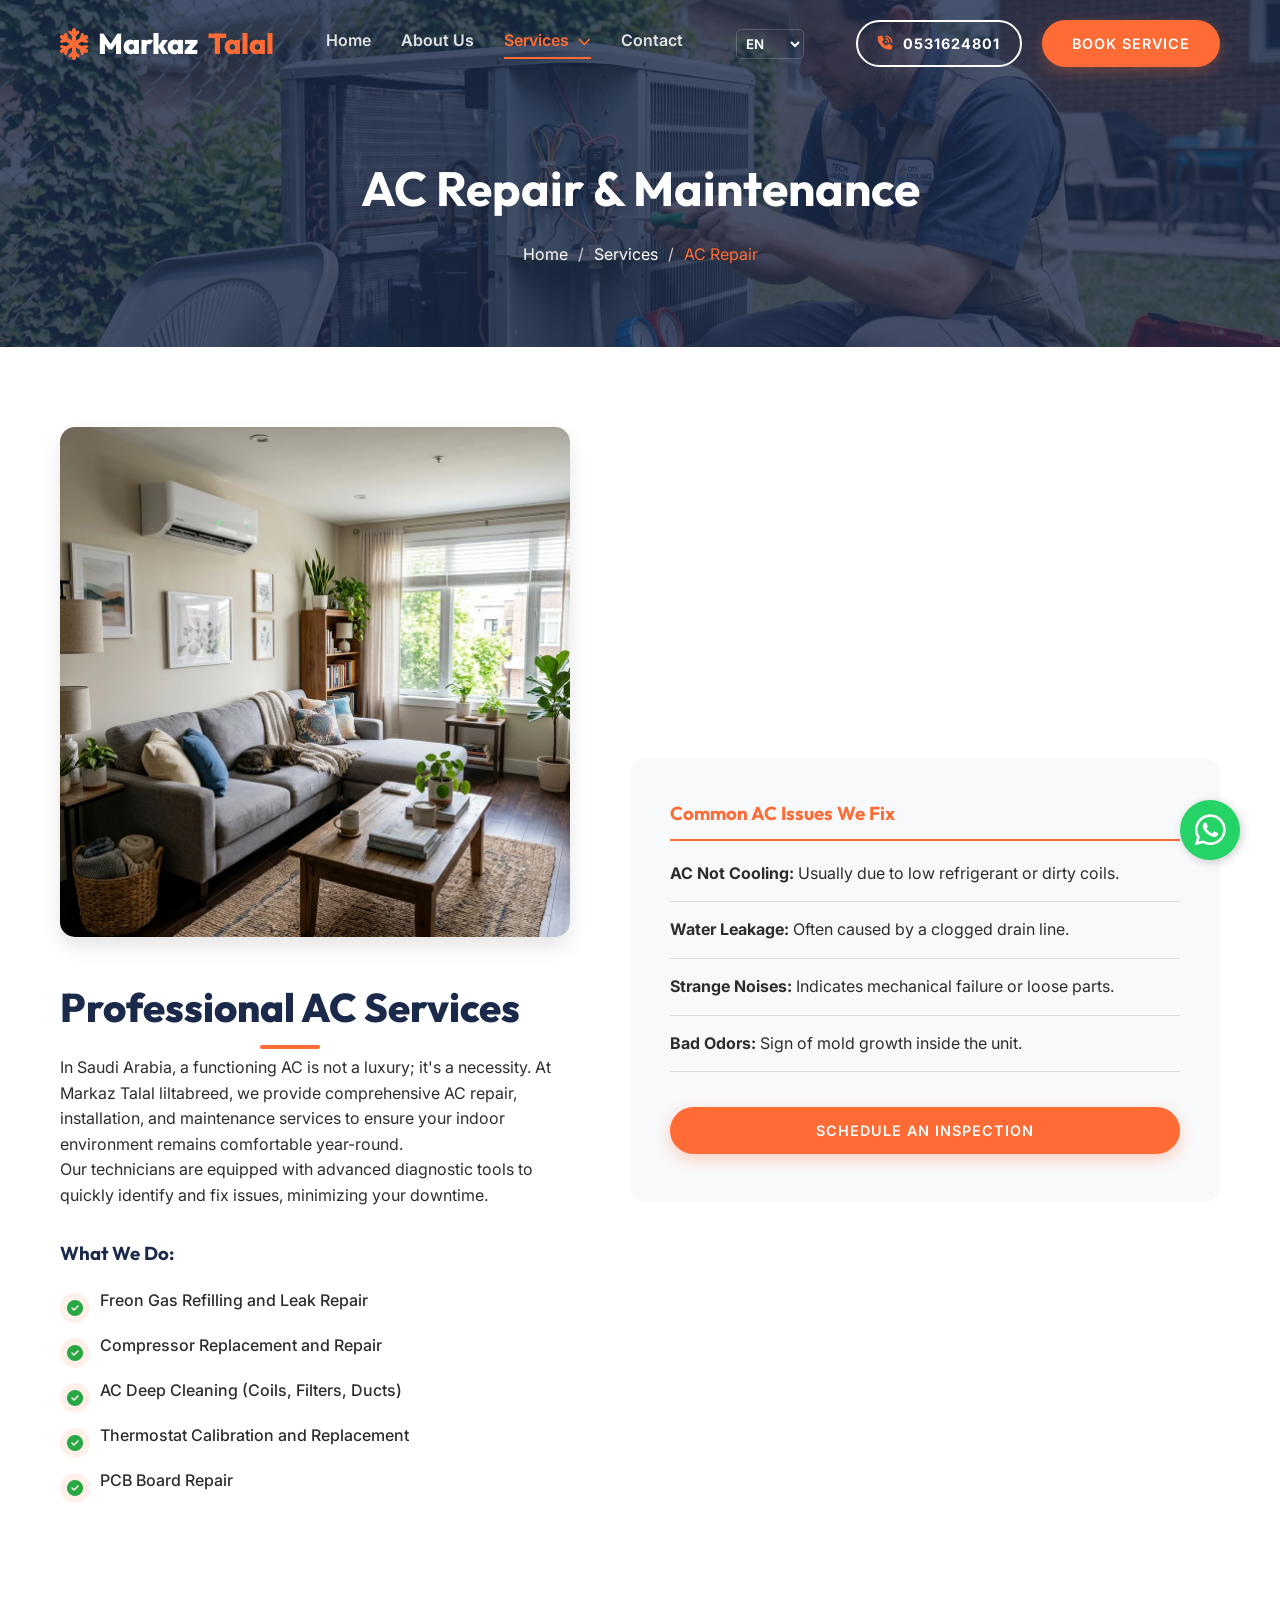
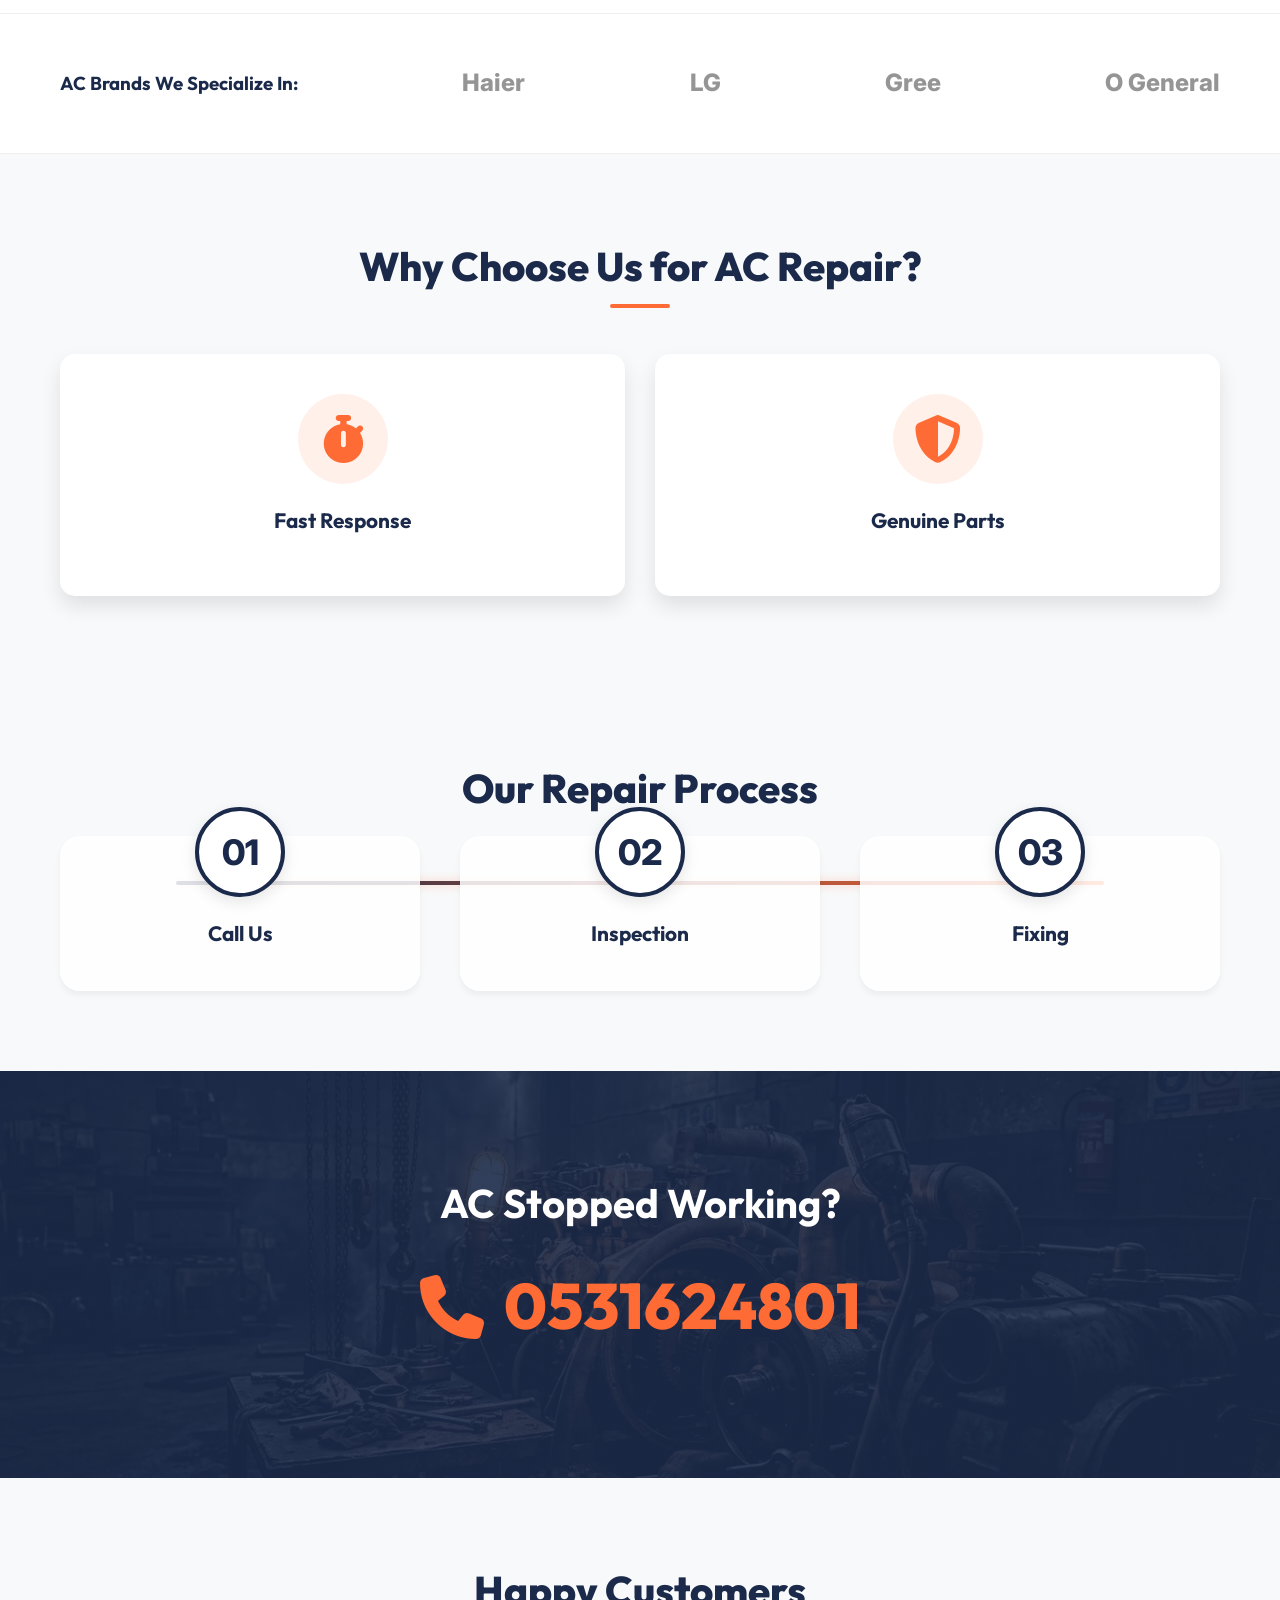
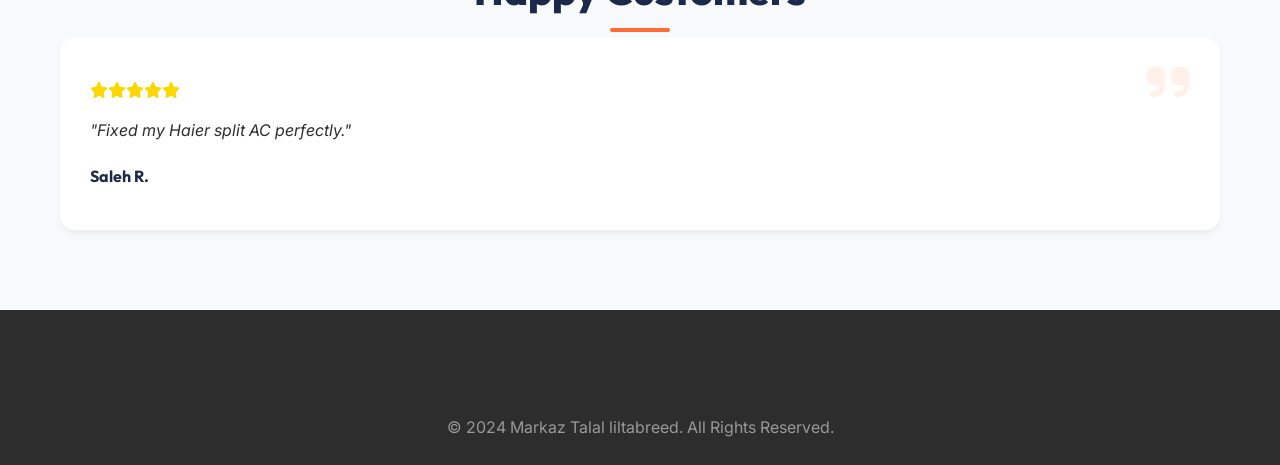
<file: ac-repair.html>
<!DOCTYPE html>
<html lang="en">
<head>
  <meta charset="UTF-8">
  <meta name="viewport" content="width=device-width, initial-scale=1.0">
  <meta name="description" content="Expert AC repair services in Saudi Arabia. We fix split, window, and central air conditioners. 24/7 Emergency support.">
  <title>AC Repair Service | Markaz Talal liltabreed</title>
  <link rel="stylesheet" href="https://cdnjs.cloudflare.com/ajax/libs/font-awesome/6.4.0/css/all.min.css">
  <link rel="stylesheet" href="css/style.min.css">

  <script type="application/ld+json">
  {
    "@context": "https://schema.org",
    "@type": "LocalBusiness",
    "name": "Markaz Talal liltabreed",
    "image": "https://markaztalal.com/images/hero-banner.webp",
    "description": "Professional AC, Refrigerator, and Washing Machine repair services in Jeddah, Saudi Arabia.",
    "url": "https://markaztalal.com",
    "telephone": "+966531624801",
    "address": {
      "@type": "PostalAddress",
      "streetAddress": "6540, 3519 Ankara, As Samir District",
      "addressLocality": "Jeddah",
      "postalCode": "23462",
      "addressCountry": "SA"
    },
    "openingHoursSpecification": {
      "@type": "OpeningHoursSpecification",
      "dayOfWeek": ["Monday", "Tuesday", "Wednesday", "Thursday", "Friday", "Saturday", "Sunday"],
      "opens": "00:00",
      "closes": "23:59"
    },
    "priceRange": "SAR 99 - 500",
    "currenciesAccepted": "SAR"
  }
  </script>
</head>
<body>

  <!-- 1. Header -->
  <header class="header">
    <div class="container nav-container">
      <a href="index.html" class="logo"><i class="fa-solid fa-snowflake"></i> Markaz <span>Talal</span></a>
      <div class="mobile-toggle"><i class="fa-solid fa-bars"></i></div>
            <nav class="nav-menu">
        <div class="nav-item"><a href="index.html" class="nav-link">Home</a></div>
        <div class="nav-item"><a href="about.html" class="nav-link">About Us</a></div>
        <div class="nav-item dropdown">
          <a href="services.html" class="nav-link active">Services <i class="fa-solid fa-chevron-down" style="font-size: 0.8rem; margin-left: 5px;"></i></a>
          <div class="dropdown-menu">
            <a href="ac-repair.html" class="dropdown-item active" style="color: var(--primary-orange);">AC Repair</a>
            <a href="fridge-repair.html" class="dropdown-item">Fridge Repair</a>
            <a href="washing-machine-repair.html" class="dropdown-item">Washing Machine</a>
          </div>
        </div>
        <div class="nav-item"><a href="contact.html" class="nav-link">Contact</a></div>
      </nav>
      <div class="lang-toggle" aria-label="Switch Language">
        <select style="background: transparent; border: 1px solid var(--glass-border); color: var(--primary-white); padding: 5px; border-radius: 5px;">
          <option value="en">EN</option>
          <option value="ar">العربية</option>
        </select>
      </div>
      <div class="nav-actions">
        <a href="tel:0531624801" class="btn btn-outline click-to-call" aria-label="Call Now"><i class="fa-solid fa-phone-volume pulse-icon"></i> 0531624801</a>
        <a href="contact.html" class="btn btn-primary" aria-label="Book Service">Book Service</a>
      </div>
    </div>
  </header>

  <!-- 2. Page Banner -->
  <section class="page-banner fade-up">
    <div class="container">
      <h1 class="page-title">AC Repair & Maintenance</h1>
      <div class="breadcrumb">
        <a href="index.html">Home</a> <span>/</span> <a href="services.html">Services</a> <span>/</span> <span style="color: var(--primary-orange);">AC Repair</span>
      </div>
    </div>
  </section>

  <!-- 3. Detail Content -->
  <section class="section-padding">
    <div class="container">
      <div class="about-container">
        <div class="about-content service-detail-content fade-up">
          <img loading="lazy" src="images/ac-room.webp" alt="AC Repair Detail">
          <h2 class="section-title">Professional AC Services</h2>
          <p>In Saudi Arabia, a functioning AC is not a luxury; it's a necessity. At Markaz Talal liltabreed, we provide comprehensive AC repair, installation, and maintenance services to ensure your indoor environment remains comfortable year-round.</p>
          <p>Our technicians are equipped with advanced diagnostic tools to quickly identify and fix issues, minimizing your downtime.</p>
          
          <h3 style="margin-top: 30px; font-family: 'Outfit'; color: var(--primary-navy);">What We Do:</h3>
          <ul class="about-list check-list">
            <li><i class="fa-solid fa-check-circle"></i> Freon Gas Refilling and Leak Repair</li>
            <li><i class="fa-solid fa-check-circle"></i> Compressor Replacement and Repair</li>
            <li><i class="fa-solid fa-check-circle"></i> AC Deep Cleaning (Coils, Filters, Ducts)</li>
            <li><i class="fa-solid fa-check-circle"></i> Thermostat Calibration and Replacement</li>
            <li><i class="fa-solid fa-check-circle"></i> PCB Board Repair</li>
          </ul>
        </div>
        
        <!-- 4. Common Problems Sidebar -->
        <div class="about-image fade-up" style="background: var(--bg-light); padding: 40px; border-radius: 15px; height: fit-content;">
          <h3 style="color: var(--primary-orange); margin-bottom: 20px; font-family: 'Outfit'; border-bottom: 2px solid var(--primary-orange); padding-bottom: 10px;">Common AC Issues We Fix</h3>
          <ul style="list-style: none;">
            <li style="margin-bottom: 15px; padding-bottom: 15px; border-bottom: 1px solid #ddd;">
              <strong>AC Not Cooling:</strong> Usually due to low refrigerant or dirty coils.
            </li>
            <li style="margin-bottom: 15px; padding-bottom: 15px; border-bottom: 1px solid #ddd;">
              <strong>Water Leakage:</strong> Often caused by a clogged drain line.
            </li>
            <li style="margin-bottom: 15px; padding-bottom: 15px; border-bottom: 1px solid #ddd;">
              <strong>Strange Noises:</strong> Indicates mechanical failure or loose parts.
            </li>
            <li style="margin-bottom: 15px; padding-bottom: 15px; border-bottom: 1px solid #ddd;">
              <strong>Bad Odors:</strong> Sign of mold growth inside the unit.
            </li>
          </ul>
          <a href="contact.html" class="btn btn-primary" style="width: 100%; text-align: center; margin-top: 20px;">Schedule an Inspection</a>
        </div>
      </div>
    </div>
  </section>

  <!-- 5. Brands -->
  <section class="brands fade-up">
    <div class="container">
      <div class="brand-scroll">
        <h3 style="color: var(--primary-navy); margin: 0;">AC Brands We Specialize In:</h3>
        <span class="brand-item" style="font-size: 1.5rem; font-weight: 800;">Haier</span>
        <span class="brand-item" style="font-size: 1.5rem; font-weight: 800;">LG</span>
        <span class="brand-item" style="font-size: 1.5rem; font-weight: 800;">Gree</span>
        <span class="brand-item" style="font-size: 1.5rem; font-weight: 800;">O General</span>
      </div>
    </div>
  </section>

  <!-- 6. Features (Reused) -->
  <section class="features section-padding">
    <div class="container">
      <div class="text-center fade-up" style="margin-bottom: 40px;"><h2 class="section-title">Why Choose Us for AC Repair?</h2></div>
      <div class="features-grid">
        <div class="feature-card fade-up"><div class="feature-icon"><i class="fa-solid fa-stopwatch"></i></div><h3 class="feature-title">Fast Response</h3></div>
        <div class="feature-card fade-up" style="transition-delay: 0.1s;"><div class="feature-icon"><i class="fa-solid fa-shield-halved"></i></div><h3 class="feature-title">Genuine Parts</h3></div>
      </div>
    </div>
  </section>

  <!-- 7. Process (Reused) -->
  <section class="process section-padding" style="background: var(--bg-light);">
    <div class="container">
      <div class="text-center fade-up"><h2 class="section-title">Our Repair Process</h2></div>
      <div class="process-grid">
        <div class="process-step fade-up"><div class="step-number">01</div><h3 class="step-title">Call Us</h3></div>
        <div class="process-step fade-up" style="transition-delay: 0.1s;"><div class="step-number">02</div><h3 class="step-title">Inspection</h3></div>
        <div class="process-step fade-up" style="transition-delay: 0.2s;"><div class="step-number">03</div><h3 class="step-title">Fixing</h3></div>
      </div>
    </div>
  </section>

  <!-- 8. Emergency CTA (Reused) -->
  <section class="emergency-cta fade-up">
    <div class="container">
      <h2>AC Stopped Working?</h2>
      <div class="emergency-phone"><i class="fa-solid fa-phone"></i> 0531624801</div>
    </div>
  </section>

  <!-- 9. Testimonials (Reused) -->
  <section class="testimonials section-padding">
    <div class="container">
      <div class="text-center fade-up"><h2 class="section-title">Happy Customers</h2></div>
      <div class="testimonial-grid">
        <div class="testimonial-card fade-up"><i class="fa-solid fa-quote-right quote-icon"></i><div class="rating"><i class="fa-solid fa-star"></i><i class="fa-solid fa-star"></i><i class="fa-solid fa-star"></i><i class="fa-solid fa-star"></i><i class="fa-solid fa-star"></i></div><p class="testimonial-text">"Fixed my Haier split AC perfectly."</p><div class="client-info"><div class="client-details"><h4 class="client-name">Saleh R.</h4></div></div></div>
      </div>
    </div>
  </section>

  <!-- 10. Footer -->
  <footer class="footer">
    <div class="container">
      <div class="footer-bottom" style="border-top: none;">
        <p>&copy; 2024 Markaz Talal liltabreed. All Rights Reserved.</p>
      </div>
    </div>
  </footer>

  <!-- WhatsApp Floating Button -->
  <a href="https://wa.me/966531624801" class="whatsapp-float" target="_blank" aria-label="Chat on WhatsApp">
    <i class="fa-brands fa-whatsapp"></i>
  </a>

  <script src="js/main.min.js"></script>

  <!-- Mobile Bottom Navigation (Thumb-Zone) -->
  <div class="mobile-bottom-bar">
    <a href="tel:0531624801" class="bottom-bar-btn call-btn" aria-label="Call Us">
      <i class="fa-solid fa-phone"></i>
      <span>Call</span>
    </a>
    <a href="contact.html" class="bottom-bar-btn book-btn" aria-label="Book Online">
      <i class="fa-solid fa-calendar-check"></i>
      <span>Book</span>
    </a>
    <a href="https://wa.me/966531624801" class="bottom-bar-btn wa-btn" aria-label="WhatsApp Us" target="_blank">
      <i class="fa-brands fa-whatsapp"></i>
      <span>WhatsApp</span>
    </a>
  </div>

</body>
</html>
</file>
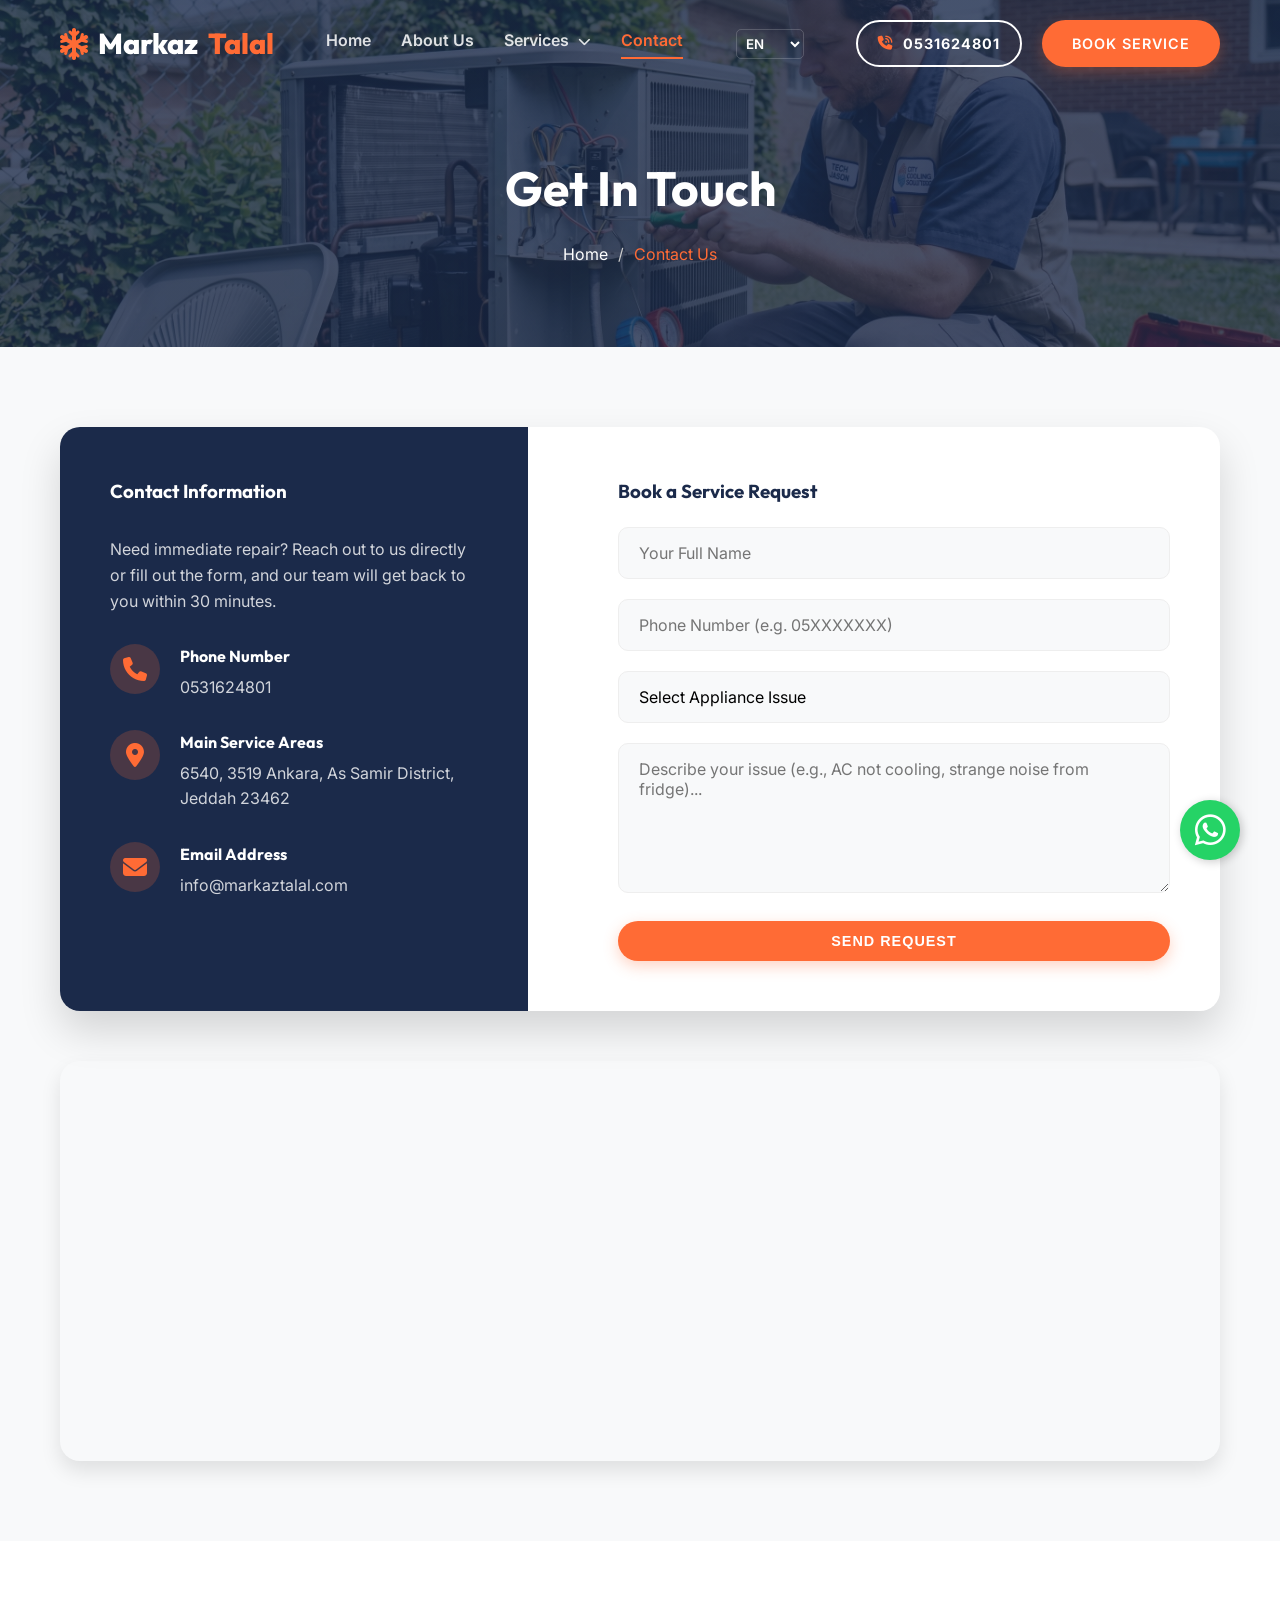
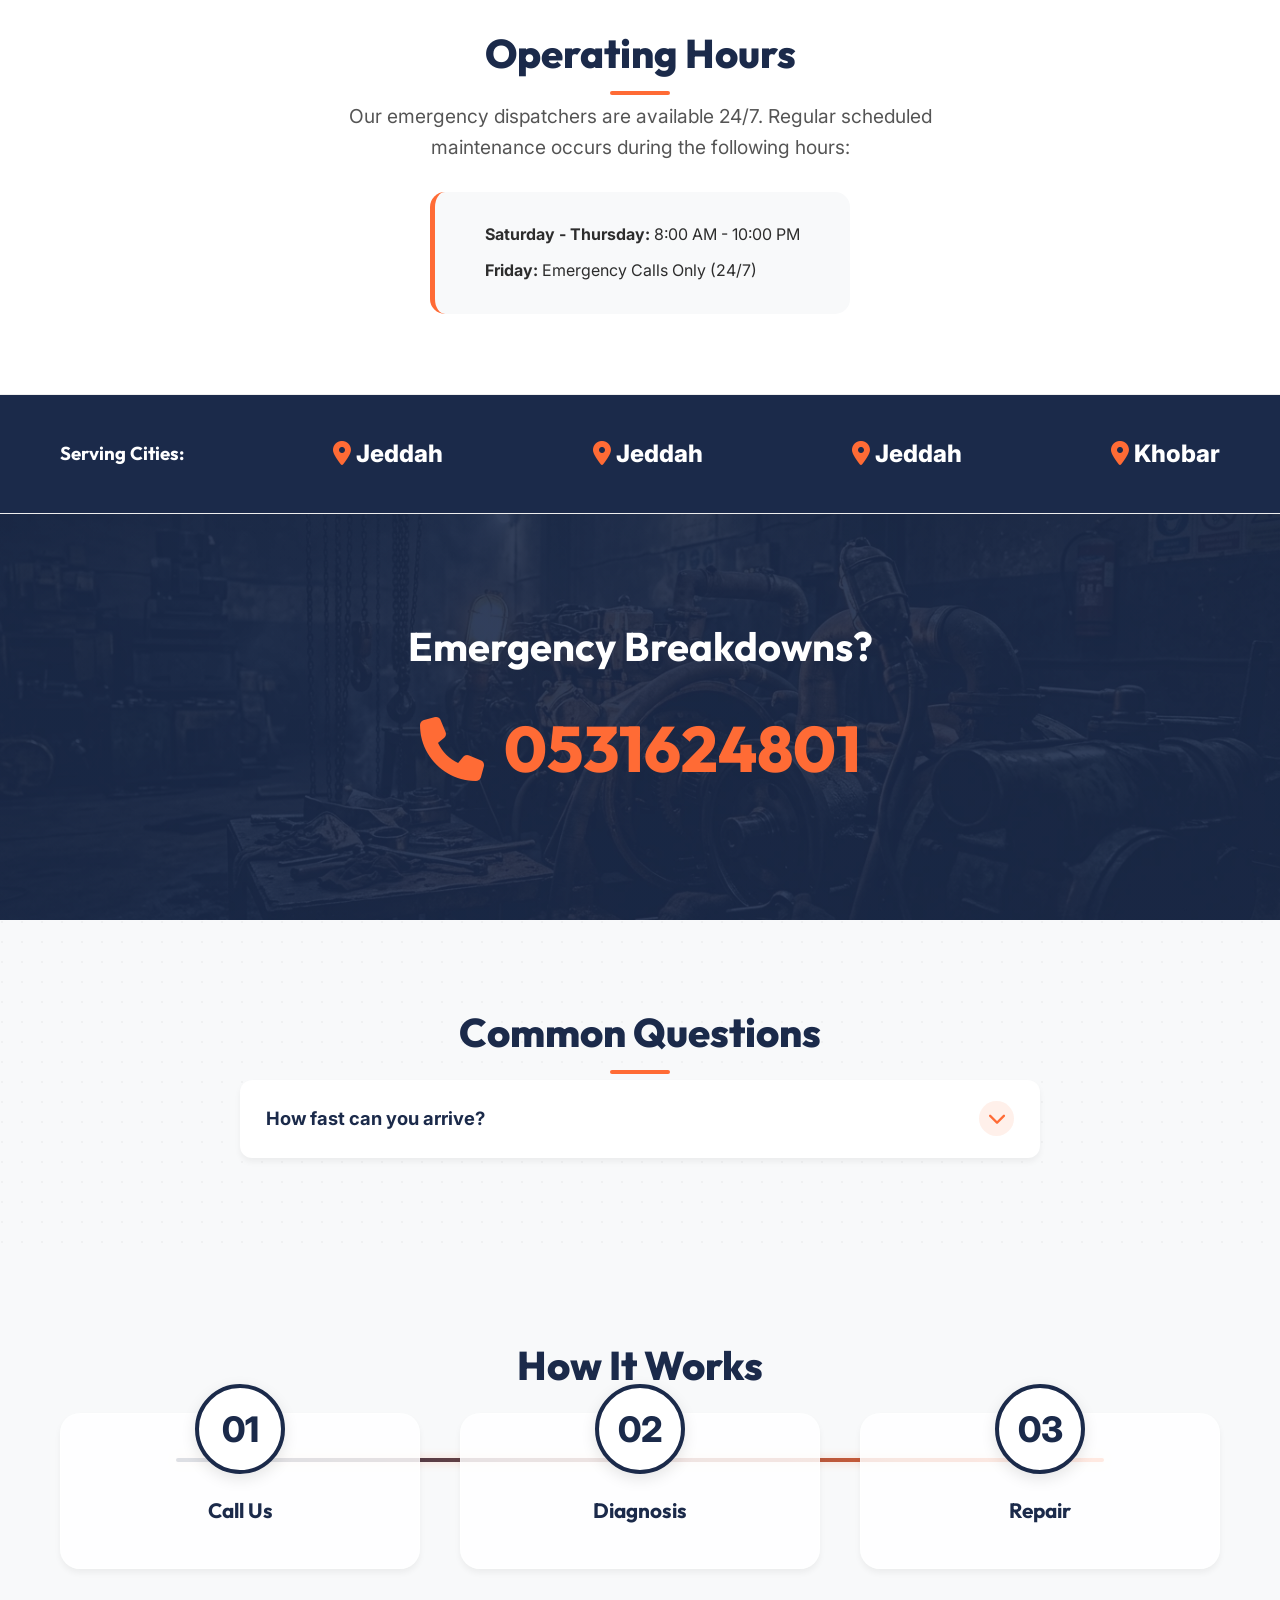
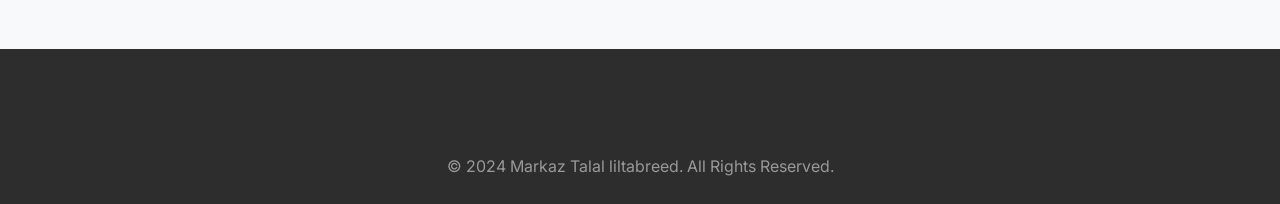
<file: contact.html>
<!DOCTYPE html>
<html lang="en">
<head>
  <meta charset="UTF-8">
  <meta name="viewport" content="width=device-width, initial-scale=1.0">
  <meta name="description" content="Contact Markaz Talal liltabreed for AC and Refrigerator repair in Saudi Arabia. Call 0531624801 for 24/7 emergency service in Jeddah.">
  <title>Contact Us | Markaz Talal liltabreed</title>
  <link rel="stylesheet" href="https://cdnjs.cloudflare.com/ajax/libs/font-awesome/6.4.0/css/all.min.css">
  <link rel="stylesheet" href="css/style.min.css">

  <script type="application/ld+json">
  {
    "@context": "https://schema.org",
    "@type": "LocalBusiness",
    "name": "Markaz Talal liltabreed",
    "image": "https://markaztalal.com/images/hero-banner.webp",
    "description": "Professional AC, Refrigerator, and Washing Machine repair services in Jeddah, Saudi Arabia.",
    "url": "https://markaztalal.com",
    "telephone": "+966531624801",
    "address": {
      "@type": "PostalAddress",
      "streetAddress": "6540, 3519 Ankara, As Samir District",
      "addressLocality": "Jeddah",
      "postalCode": "23462",
      "addressCountry": "SA"
    },
    "openingHoursSpecification": {
      "@type": "OpeningHoursSpecification",
      "dayOfWeek": ["Monday", "Tuesday", "Wednesday", "Thursday", "Friday", "Saturday", "Sunday"],
      "opens": "00:00",
      "closes": "23:59"
    },
    "priceRange": "SAR 99 - 500",
    "currenciesAccepted": "SAR"
  }
  </script>
</head>
<body>

  <!-- 1. Header -->
  <header class="header">
    <div class="container nav-container">
      <a href="index.html" class="logo"><i class="fa-solid fa-snowflake"></i> Markaz <span>Talal</span></a>
      <div class="mobile-toggle"><i class="fa-solid fa-bars"></i></div>
            <nav class="nav-menu">
        <div class="nav-item"><a href="index.html" class="nav-link">Home</a></div>
        <div class="nav-item"><a href="about.html" class="nav-link">About Us</a></div>
        <div class="nav-item dropdown">
          <a href="services.html" class="nav-link">Services <i class="fa-solid fa-chevron-down" style="font-size: 0.8rem; margin-left: 5px;"></i></a>
          <div class="dropdown-menu">
            <a href="ac-repair.html" class="dropdown-item">AC Repair</a>
            <a href="fridge-repair.html" class="dropdown-item">Fridge Repair</a>
            <a href="washing-machine-repair.html" class="dropdown-item">Washing Machine</a>
          </div>
        </div>
        <div class="nav-item"><a href="contact.html" class="nav-link active">Contact</a></div>
      </nav>
      <div class="lang-toggle" aria-label="Switch Language">
        <select style="background: transparent; border: 1px solid var(--glass-border); color: var(--primary-white); padding: 5px; border-radius: 5px;">
          <option value="en">EN</option>
          <option value="ar">العربية</option>
        </select>
      </div>
      <div class="nav-actions">
        <a href="tel:0531624801" class="btn btn-outline click-to-call" aria-label="Call Now"><i class="fa-solid fa-phone-volume pulse-icon"></i> 0531624801</a>
        <a href="contact.html" class="btn btn-primary" aria-label="Book Service">Book Service</a>
      </div>
    </div>
  </header>

  <!-- 2. Page Banner -->
  <section class="page-banner fade-up">
    <div class="container">
      <h1 class="page-title">Get In Touch</h1>
      <div class="breadcrumb">
        <a href="index.html">Home</a> <span>/</span> <span style="color: var(--primary-orange);">Contact Us</span>
      </div>
    </div>
  </section>

  <!-- 3. Contact Info & Form -->
  <section class="contact-section section-padding">
    <div class="container">
      <div class="contact-wrapper fade-up">
        
        <div class="contact-info-panel">
          <h3>Contact Information</h3>
          <p style="margin-bottom: 30px; opacity: 0.8;">Need immediate repair? Reach out to us directly or fill out the form, and our team will get back to you within 30 minutes.</p>
          
          <div class="contact-detail">
            <i class="fa-solid fa-phone"></i>
            <div>
              <h4>Phone Number</h4>
              <p>0531624801</p>
            </div>
          </div>
          
          <div class="contact-detail">
            <i class="fa-solid fa-location-dot"></i>
            <div>
              <h4>Main Service Areas</h4>
              <p>6540, 3519 Ankara, As Samir District,<br>Jeddah 23462</p>
            </div>
          </div>
          
          <div class="contact-detail">
            <i class="fa-solid fa-envelope"></i>
            <div>
              <h4>Email Address</h4>
              <p>info@markaztalal.com</p>
            </div>
          </div>
        </div>

        <div class="contact-form-panel">
          <h3 style="font-family: 'Outfit'; color: var(--primary-navy); margin-bottom: 20px;">Book a Service Request</h3>
          <form action="#" method="POST">
            <div class="form-group">
              <input type="text" class="form-control" placeholder="Your Full Name" required>
            </div>
            <div class="form-group">
              <input type="tel" class="form-control" placeholder="Phone Number (e.g. 05XXXXXXX)" required>
            </div>
            <div class="form-group">
              <select class="form-control" required style="appearance: none;">
                <option value="" disabled selected>Select Appliance Issue</option>
                <option value="ac">AC Repair</option>
                <option value="fridge">Refrigerator Repair</option>
                <option value="commercial">Commercial Maintenance</option>
                <option value="other">Other</option>
              </select>
            </div>
            <div class="form-group">
              <textarea class="form-control" placeholder="Describe your issue (e.g., AC not cooling, strange noise from fridge)..." required></textarea>
            </div>
            <button type="submit" class="btn btn-primary" style="width: 100%;">Send Request</button>
          </form>
        </div>

      </div>

      <!-- 4. Map Section -->
      <div class="map-container fade-up" style="margin-top: 50px;">
        <iframe src="https://maps.google.com/maps?q=21.5875049,39.2356109&t=&z=15&ie=UTF8&iwloc=&output=embed" width="100%" height="100%" style="border:0;" allowfullscreen="" loading="lazy" referrerpolicy="no-referrer-when-downgrade"></iframe>
      </div>
    </div>
  </section>

  <!-- 5. Operating Hours -->
  <section class="section-padding" style="background: var(--primary-white);">
    <div class="container text-center fade-up">
      <h2 class="section-title">Operating Hours</h2>
      <p style="font-size: 1.2rem; color: var(--text-gray); max-width: 600px; margin: 0 auto;">Our emergency dispatchers are available 24/7. Regular scheduled maintenance occurs during the following hours:</p>
      <div style="display: inline-block; text-align: left; margin-top: 30px; background: var(--bg-light); padding: 30px 50px; border-radius: 15px; border-left: 5px solid var(--primary-orange);">
        <p style="margin-bottom: 10px;"><strong>Saturday - Thursday:</strong> 8:00 AM - 10:00 PM</p>
        <p style="margin-bottom: 0;"><strong>Friday:</strong> Emergency Calls Only (24/7)</p>
      </div>
    </div>
  </section>

  <!-- 6. Service Areas (Brands layout reused for cities) -->
  <section class="brands fade-up" style="background: var(--primary-navy); padding: 40px 0;">
    <div class="container">
      <div class="brand-scroll">
        <h3 style="color: var(--primary-white); margin: 0;">Serving Cities:</h3>
        <span class="brand-item" style="color: var(--primary-white); opacity: 1; filter: none; font-size: 1.5rem; font-weight: 800;"><i class="fa-solid fa-location-dot" style="color: var(--primary-orange);"></i> Jeddah</span>
        <span class="brand-item" style="color: var(--primary-white); opacity: 1; filter: none; font-size: 1.5rem; font-weight: 800;"><i class="fa-solid fa-location-dot" style="color: var(--primary-orange);"></i> Jeddah</span>
        <span class="brand-item" style="color: var(--primary-white); opacity: 1; filter: none; font-size: 1.5rem; font-weight: 800;"><i class="fa-solid fa-location-dot" style="color: var(--primary-orange);"></i> Jeddah</span>
        <span class="brand-item" style="color: var(--primary-white); opacity: 1; filter: none; font-size: 1.5rem; font-weight: 800;"><i class="fa-solid fa-location-dot" style="color: var(--primary-orange);"></i> Khobar</span>
      </div>
    </div>
  </section>

  <!-- 7. Emergency CTA -->
  <section class="emergency-cta fade-up">
    <div class="container">
      <h2>Emergency Breakdowns?</h2>
      <div class="emergency-phone"><i class="fa-solid fa-phone"></i> 0531624801</div>
    </div>
  </section>

  <!-- 8. FAQ (Reused) -->
  <section class="faq section-padding">
    <div class="container">
      <div class="text-center fade-up"><h2 class="section-title">Common Questions</h2></div>
      <div class="faq-container fade-up">
        <div class="faq-item">
          <div class="faq-question">How fast can you arrive?<i class="fa-solid fa-chevron-down"></i></div>
          <div class="faq-answer"><p>In major cities, we aim to arrive within 1-2 hours of an emergency call.</p></div>
        </div>
      </div>
    </div>
  </section>

  <!-- 9. Process (Reused) -->
  <section class="process section-padding" style="background: var(--bg-light);">
    <div class="container">
      <div class="text-center fade-up"><h2 class="section-title">How It Works</h2></div>
      <div class="process-grid">
        <div class="process-step fade-up"><div class="step-number">01</div><h3 class="step-title">Call Us</h3></div>
        <div class="process-step fade-up" style="transition-delay: 0.1s;"><div class="step-number">02</div><h3 class="step-title">Diagnosis</h3></div>
        <div class="process-step fade-up" style="transition-delay: 0.2s;"><div class="step-number">03</div><h3 class="step-title">Repair</h3></div>
      </div>
    </div>
  </section>

  <!-- 10. Footer -->
  <footer class="footer">
    <div class="container">
      <div class="footer-bottom" style="border-top: none;">
        <p>&copy; 2024 Markaz Talal liltabreed. All Rights Reserved.</p>
      </div>
    </div>
  </footer>

  <!-- WhatsApp Floating Button -->
  <a href="https://wa.me/966531624801" class="whatsapp-float" target="_blank" aria-label="Chat on WhatsApp">
    <i class="fa-brands fa-whatsapp"></i>
  </a>

  <script src="js/main.min.js"></script>

  <!-- Mobile Bottom Navigation (Thumb-Zone) -->
  <div class="mobile-bottom-bar">
    <a href="tel:0531624801" class="bottom-bar-btn call-btn" aria-label="Call Us">
      <i class="fa-solid fa-phone"></i>
      <span>Call</span>
    </a>
    <a href="contact.html" class="bottom-bar-btn book-btn" aria-label="Book Online">
      <i class="fa-solid fa-calendar-check"></i>
      <span>Book</span>
    </a>
    <a href="https://wa.me/966531624801" class="bottom-bar-btn wa-btn" aria-label="WhatsApp Us" target="_blank">
      <i class="fa-brands fa-whatsapp"></i>
      <span>WhatsApp</span>
    </a>
  </div>

</body>
</html>
</file>
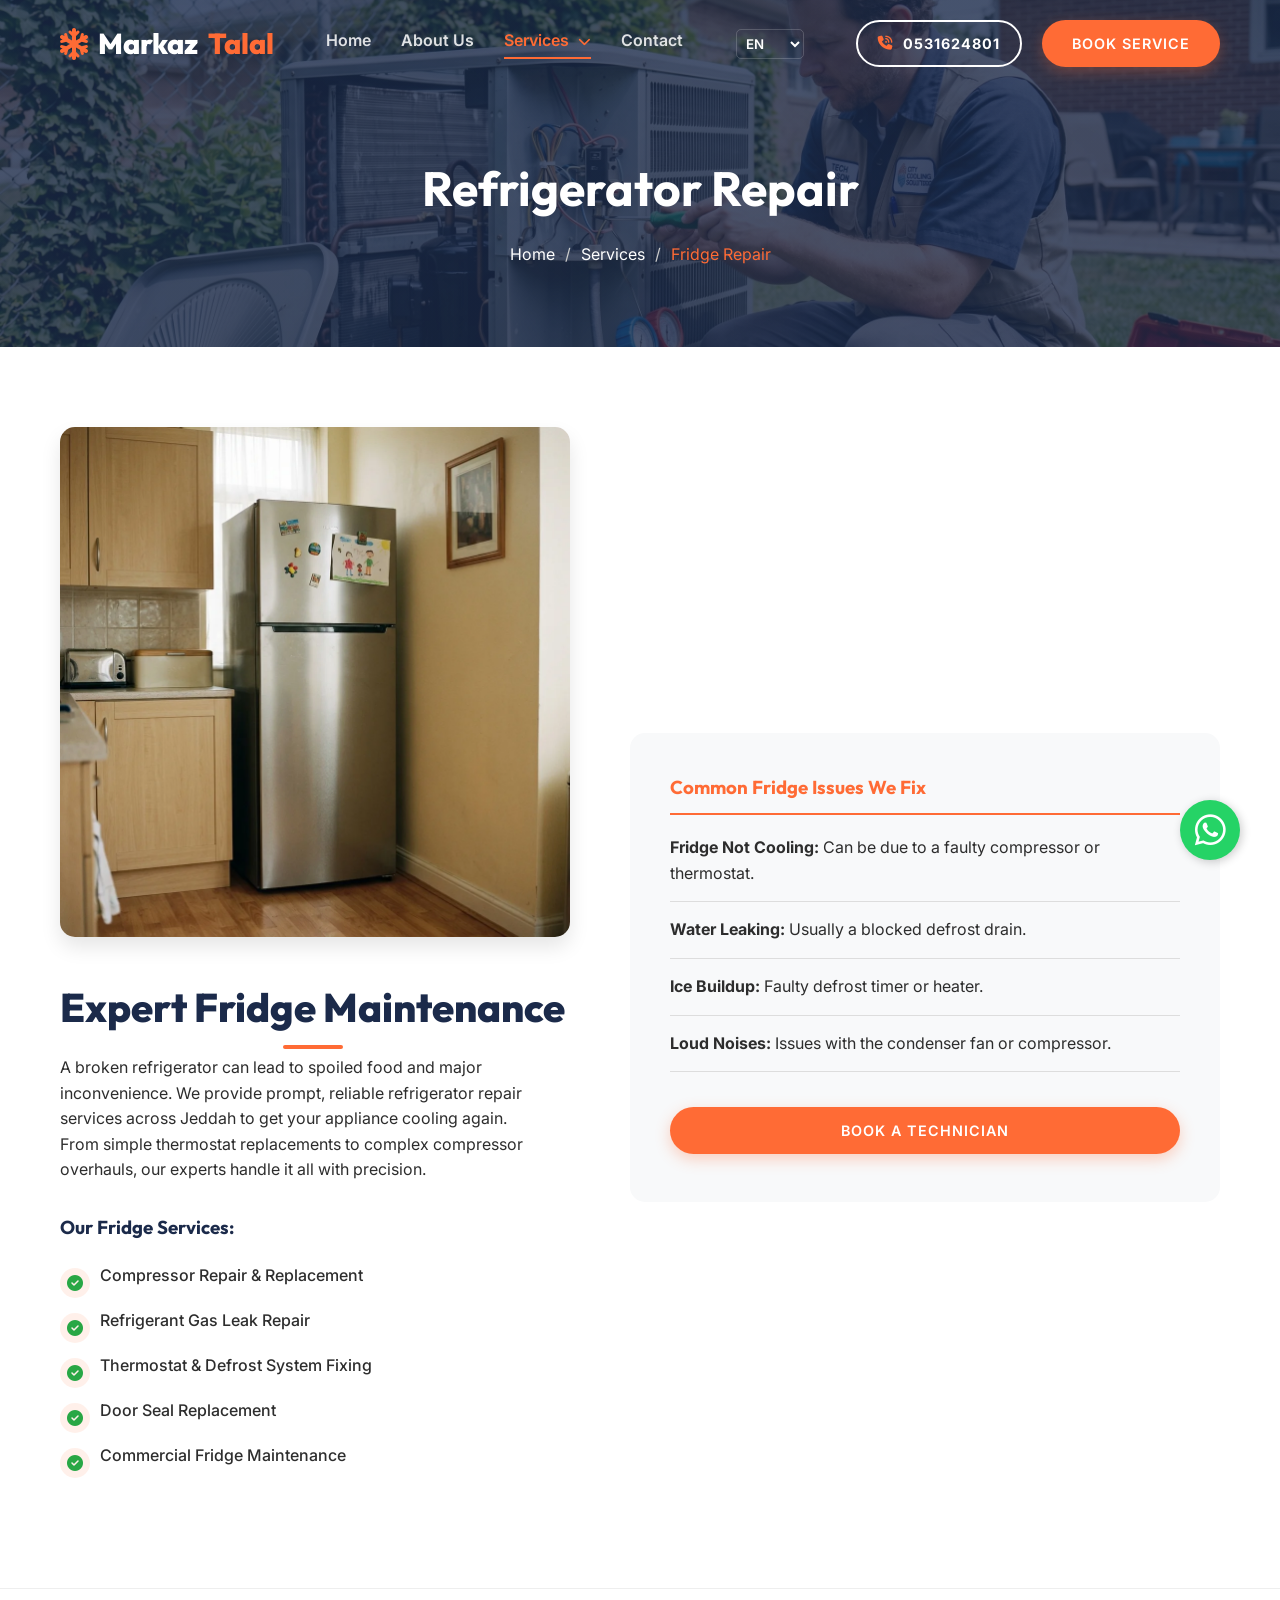
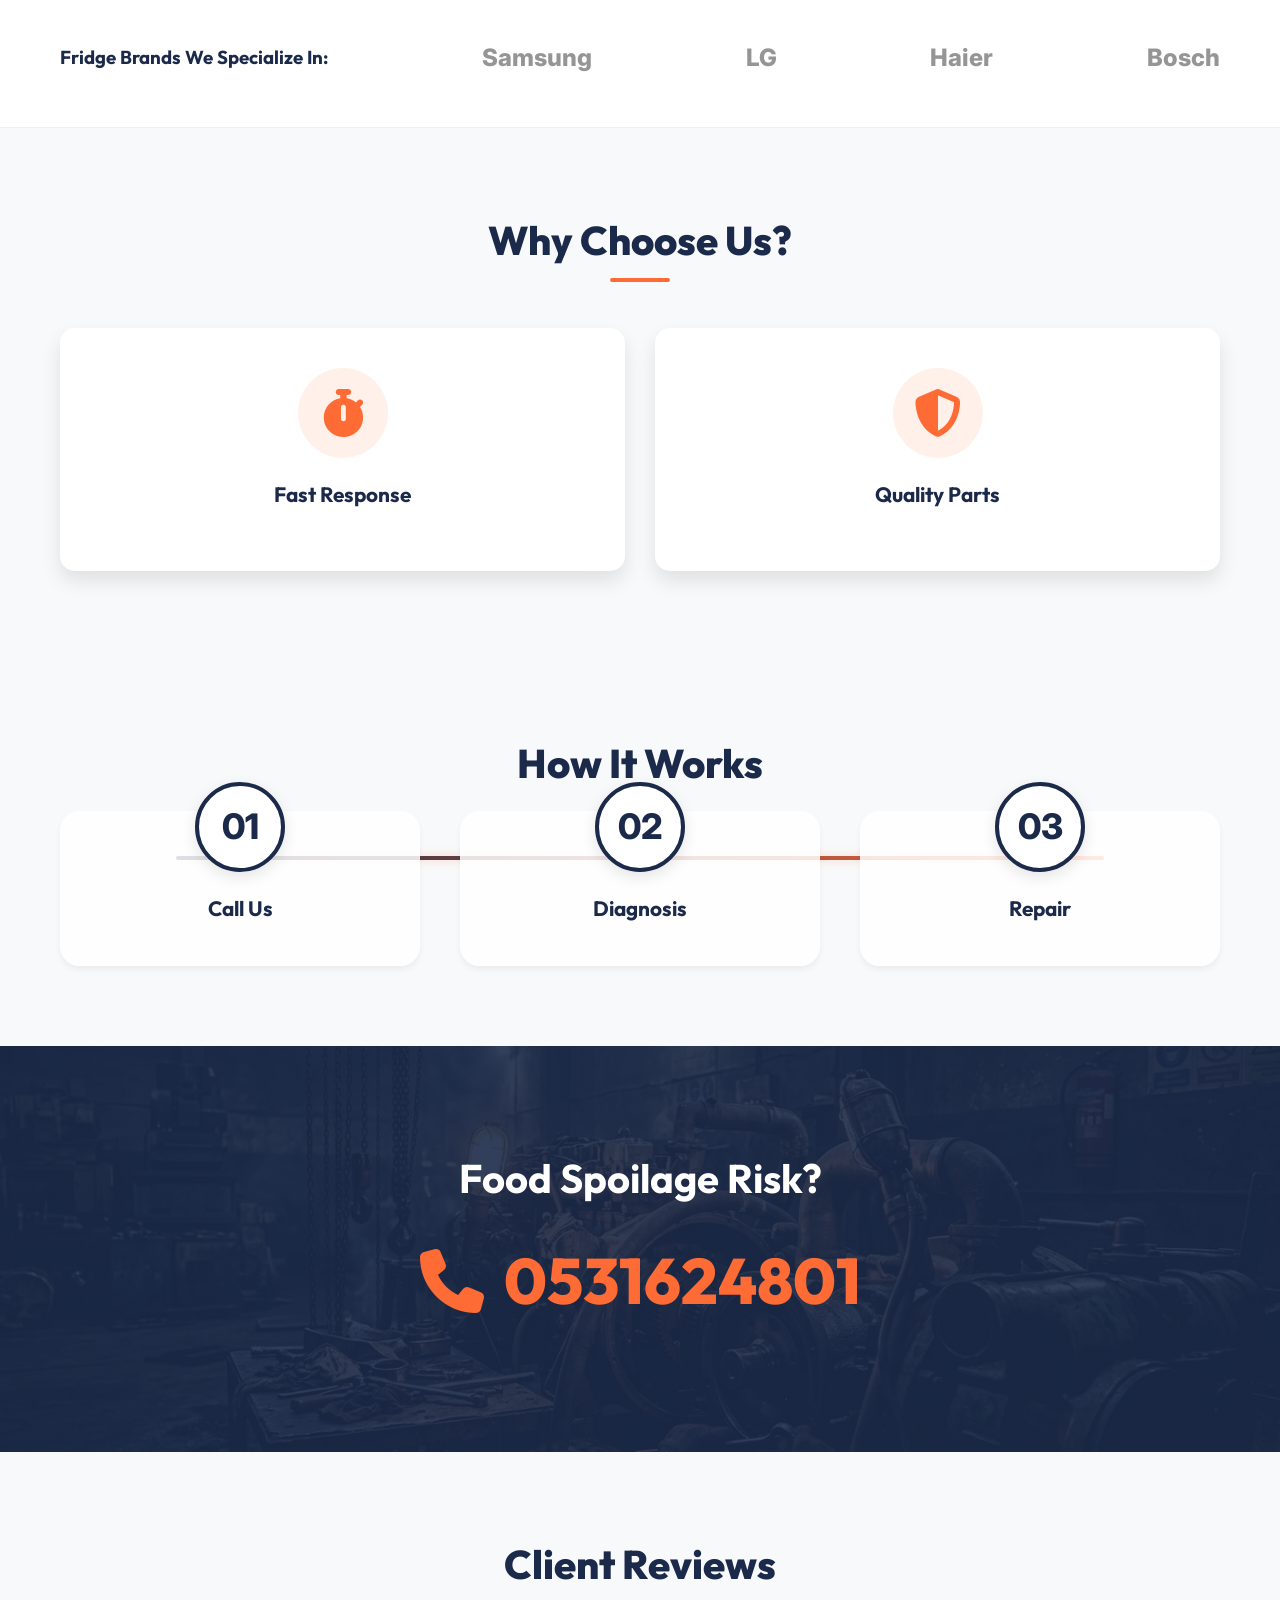
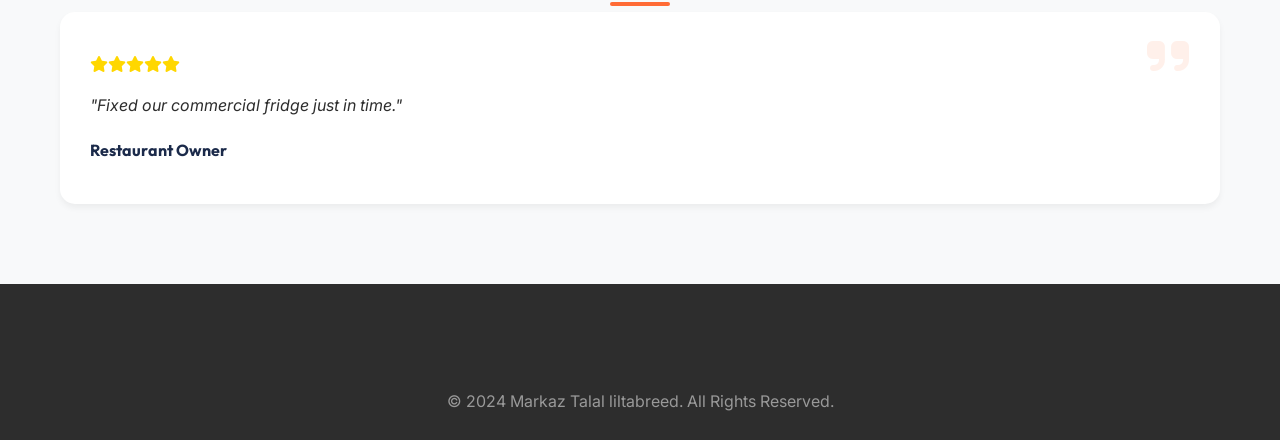
<file: fridge-repair.html>
<!DOCTYPE html>
<html lang="en">
<head>
  <meta charset="UTF-8">
  <meta name="viewport" content="width=device-width, initial-scale=1.0">
  <meta name="description" content="Professional Refrigerator repair service in Saudi Arabia. We fix cooling issues, compressors, and gas leaks for all fridge brands.">
  <title>Refrigerator Repair Service | Markaz Talal liltabreed</title>
  <link rel="stylesheet" href="https://cdnjs.cloudflare.com/ajax/libs/font-awesome/6.4.0/css/all.min.css">
  <link rel="stylesheet" href="css/style.min.css">

  <script type="application/ld+json">
  {
    "@context": "https://schema.org",
    "@type": "LocalBusiness",
    "name": "Markaz Talal liltabreed",
    "image": "https://markaztalal.com/images/hero-banner.webp",
    "description": "Professional AC, Refrigerator, and Washing Machine repair services in Jeddah, Saudi Arabia.",
    "url": "https://markaztalal.com",
    "telephone": "+966531624801",
    "address": {
      "@type": "PostalAddress",
      "streetAddress": "6540, 3519 Ankara, As Samir District",
      "addressLocality": "Jeddah",
      "postalCode": "23462",
      "addressCountry": "SA"
    },
    "openingHoursSpecification": {
      "@type": "OpeningHoursSpecification",
      "dayOfWeek": ["Monday", "Tuesday", "Wednesday", "Thursday", "Friday", "Saturday", "Sunday"],
      "opens": "00:00",
      "closes": "23:59"
    },
    "priceRange": "SAR 99 - 500",
    "currenciesAccepted": "SAR"
  }
  </script>
</head>
<body>

  <!-- 1. Header -->
  <header class="header">
    <div class="container nav-container">
      <a href="index.html" class="logo"><i class="fa-solid fa-snowflake"></i> Markaz <span>Talal</span></a>
      <div class="mobile-toggle"><i class="fa-solid fa-bars"></i></div>
            <nav class="nav-menu">
        <div class="nav-item"><a href="index.html" class="nav-link">Home</a></div>
        <div class="nav-item"><a href="about.html" class="nav-link">About Us</a></div>
        <div class="nav-item dropdown">
          <a href="services.html" class="nav-link active">Services <i class="fa-solid fa-chevron-down" style="font-size: 0.8rem; margin-left: 5px;"></i></a>
          <div class="dropdown-menu">
            <a href="ac-repair.html" class="dropdown-item">AC Repair</a>
            <a href="fridge-repair.html" class="dropdown-item active" style="color: var(--primary-orange);">Fridge Repair</a>
            <a href="washing-machine-repair.html" class="dropdown-item">Washing Machine</a>
          </div>
        </div>
        <div class="nav-item"><a href="contact.html" class="nav-link">Contact</a></div>
      </nav>
      <div class="lang-toggle" aria-label="Switch Language">
        <select style="background: transparent; border: 1px solid var(--glass-border); color: var(--primary-white); padding: 5px; border-radius: 5px;">
          <option value="en">EN</option>
          <option value="ar">العربية</option>
        </select>
      </div>
      <div class="nav-actions">
        <a href="tel:0531624801" class="btn btn-outline click-to-call" aria-label="Call Now"><i class="fa-solid fa-phone-volume pulse-icon"></i> 0531624801</a>
        <a href="contact.html" class="btn btn-primary" aria-label="Book Service">Book Service</a>
      </div>
    </div>
  </header>

  <!-- 2. Page Banner -->
  <section class="page-banner fade-up">
    <div class="container">
      <h1 class="page-title">Refrigerator Repair</h1>
      <div class="breadcrumb">
        <a href="index.html">Home</a> <span>/</span> <a href="services.html">Services</a> <span>/</span> <span style="color: var(--primary-orange);">Fridge Repair</span>
      </div>
    </div>
  </section>

  <!-- 3. Detail Content -->
  <section class="section-padding">
    <div class="container">
      <div class="about-container">
        <div class="about-content service-detail-content fade-up">
          <img loading="lazy" src="images/fridge-closed.webp" alt="Refrigerator Repair">
          <h2 class="section-title">Expert Fridge Maintenance</h2>
          <p>A broken refrigerator can lead to spoiled food and major inconvenience. We provide prompt, reliable refrigerator repair services across Jeddah to get your appliance cooling again.</p>
          <p>From simple thermostat replacements to complex compressor overhauls, our experts handle it all with precision.</p>
          
          <h3 style="margin-top: 30px; font-family: 'Outfit'; color: var(--primary-navy);">Our Fridge Services:</h3>
          <ul class="about-list check-list">
            <li><i class="fa-solid fa-check-circle"></i> Compressor Repair & Replacement</li>
            <li><i class="fa-solid fa-check-circle"></i> Refrigerant Gas Leak Repair</li>
            <li><i class="fa-solid fa-check-circle"></i> Thermostat & Defrost System Fixing</li>
            <li><i class="fa-solid fa-check-circle"></i> Door Seal Replacement</li>
            <li><i class="fa-solid fa-check-circle"></i> Commercial Fridge Maintenance</li>
          </ul>
        </div>
        
        <!-- 4. Common Problems Sidebar -->
        <div class="about-image fade-up" style="background: var(--bg-light); padding: 40px; border-radius: 15px; height: fit-content;">
          <h3 style="color: var(--primary-orange); margin-bottom: 20px; font-family: 'Outfit'; border-bottom: 2px solid var(--primary-orange); padding-bottom: 10px;">Common Fridge Issues We Fix</h3>
          <ul style="list-style: none;">
            <li style="margin-bottom: 15px; padding-bottom: 15px; border-bottom: 1px solid #ddd;">
              <strong>Fridge Not Cooling:</strong> Can be due to a faulty compressor or thermostat.
            </li>
            <li style="margin-bottom: 15px; padding-bottom: 15px; border-bottom: 1px solid #ddd;">
              <strong>Water Leaking:</strong> Usually a blocked defrost drain.
            </li>
            <li style="margin-bottom: 15px; padding-bottom: 15px; border-bottom: 1px solid #ddd;">
              <strong>Ice Buildup:</strong> Faulty defrost timer or heater.
            </li>
            <li style="margin-bottom: 15px; padding-bottom: 15px; border-bottom: 1px solid #ddd;">
              <strong>Loud Noises:</strong> Issues with the condenser fan or compressor.
            </li>
          </ul>
          <a href="contact.html" class="btn btn-primary" style="width: 100%; text-align: center; margin-top: 20px;">Book a Technician</a>
        </div>
      </div>
    </div>
  </section>

  <!-- 5. Brands -->
  <section class="brands fade-up">
    <div class="container">
      <div class="brand-scroll">
        <h3 style="color: var(--primary-navy); margin: 0;">Fridge Brands We Specialize In:</h3>
        <span class="brand-item" style="font-size: 1.5rem; font-weight: 800;">Samsung</span>
        <span class="brand-item" style="font-size: 1.5rem; font-weight: 800;">LG</span>
        <span class="brand-item" style="font-size: 1.5rem; font-weight: 800;">Haier</span>
        <span class="brand-item" style="font-size: 1.5rem; font-weight: 800;">Bosch</span>
      </div>
    </div>
  </section>

  <!-- 6. Features (Reused) -->
  <section class="features section-padding">
    <div class="container">
      <div class="text-center fade-up" style="margin-bottom: 40px;"><h2 class="section-title">Why Choose Us?</h2></div>
      <div class="features-grid">
        <div class="feature-card fade-up"><div class="feature-icon"><i class="fa-solid fa-stopwatch"></i></div><h3 class="feature-title">Fast Response</h3></div>
        <div class="feature-card fade-up" style="transition-delay: 0.1s;"><div class="feature-icon"><i class="fa-solid fa-shield-halved"></i></div><h3 class="feature-title">Quality Parts</h3></div>
      </div>
    </div>
  </section>

  <!-- 7. Process (Reused) -->
  <section class="process section-padding" style="background: var(--bg-light);">
    <div class="container">
      <div class="text-center fade-up"><h2 class="section-title">How It Works</h2></div>
      <div class="process-grid">
        <div class="process-step fade-up"><div class="step-number">01</div><h3 class="step-title">Call Us</h3></div>
        <div class="process-step fade-up" style="transition-delay: 0.1s;"><div class="step-number">02</div><h3 class="step-title">Diagnosis</h3></div>
        <div class="process-step fade-up" style="transition-delay: 0.2s;"><div class="step-number">03</div><h3 class="step-title">Repair</h3></div>
      </div>
    </div>
  </section>

  <!-- 8. Emergency CTA (Reused) -->
  <section class="emergency-cta fade-up">
    <div class="container">
      <h2>Food Spoilage Risk?</h2>
      <div class="emergency-phone"><i class="fa-solid fa-phone"></i> 0531624801</div>
    </div>
  </section>

  <!-- 9. Testimonials (Reused) -->
  <section class="testimonials section-padding">
    <div class="container">
      <div class="text-center fade-up"><h2 class="section-title">Client Reviews</h2></div>
      <div class="testimonial-grid">
        <div class="testimonial-card fade-up"><i class="fa-solid fa-quote-right quote-icon"></i><div class="rating"><i class="fa-solid fa-star"></i><i class="fa-solid fa-star"></i><i class="fa-solid fa-star"></i><i class="fa-solid fa-star"></i><i class="fa-solid fa-star"></i></div><p class="testimonial-text">"Fixed our commercial fridge just in time."</p><div class="client-info"><div class="client-details"><h4 class="client-name">Restaurant Owner</h4></div></div></div>
      </div>
    </div>
  </section>

  <!-- 10. Footer -->
  <footer class="footer">
    <div class="container">
      <div class="footer-bottom" style="border-top: none;">
        <p>&copy; 2024 Markaz Talal liltabreed. All Rights Reserved.</p>
      </div>
    </div>
  </footer>

  <!-- WhatsApp Floating Button -->
  <a href="https://wa.me/966531624801" class="whatsapp-float" target="_blank" aria-label="Chat on WhatsApp">
    <i class="fa-brands fa-whatsapp"></i>
  </a>

  <script src="js/main.min.js"></script>

  <!-- Mobile Bottom Navigation (Thumb-Zone) -->
  <div class="mobile-bottom-bar">
    <a href="tel:0531624801" class="bottom-bar-btn call-btn" aria-label="Call Us">
      <i class="fa-solid fa-phone"></i>
      <span>Call</span>
    </a>
    <a href="contact.html" class="bottom-bar-btn book-btn" aria-label="Book Online">
      <i class="fa-solid fa-calendar-check"></i>
      <span>Book</span>
    </a>
    <a href="https://wa.me/966531624801" class="bottom-bar-btn wa-btn" aria-label="WhatsApp Us" target="_blank">
      <i class="fa-brands fa-whatsapp"></i>
      <span>WhatsApp</span>
    </a>
  </div>

</body>
</html>
</file>
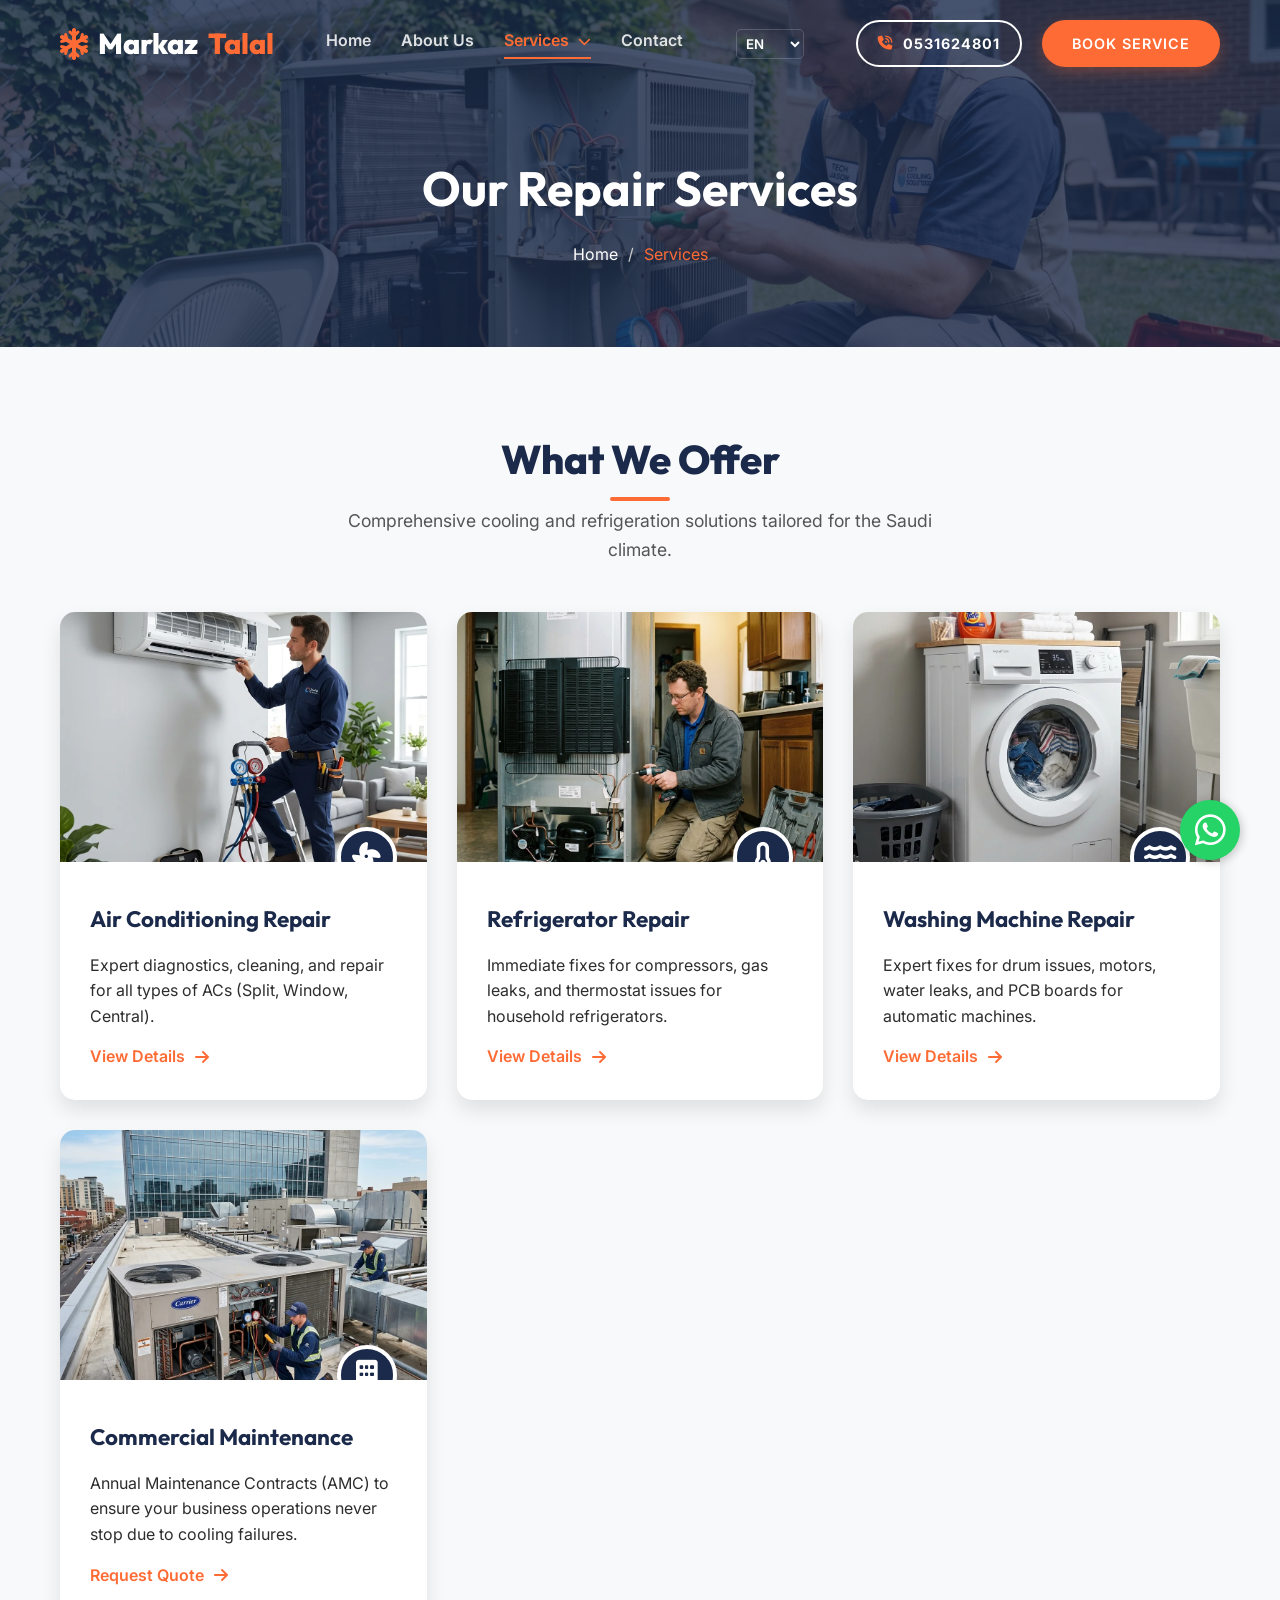
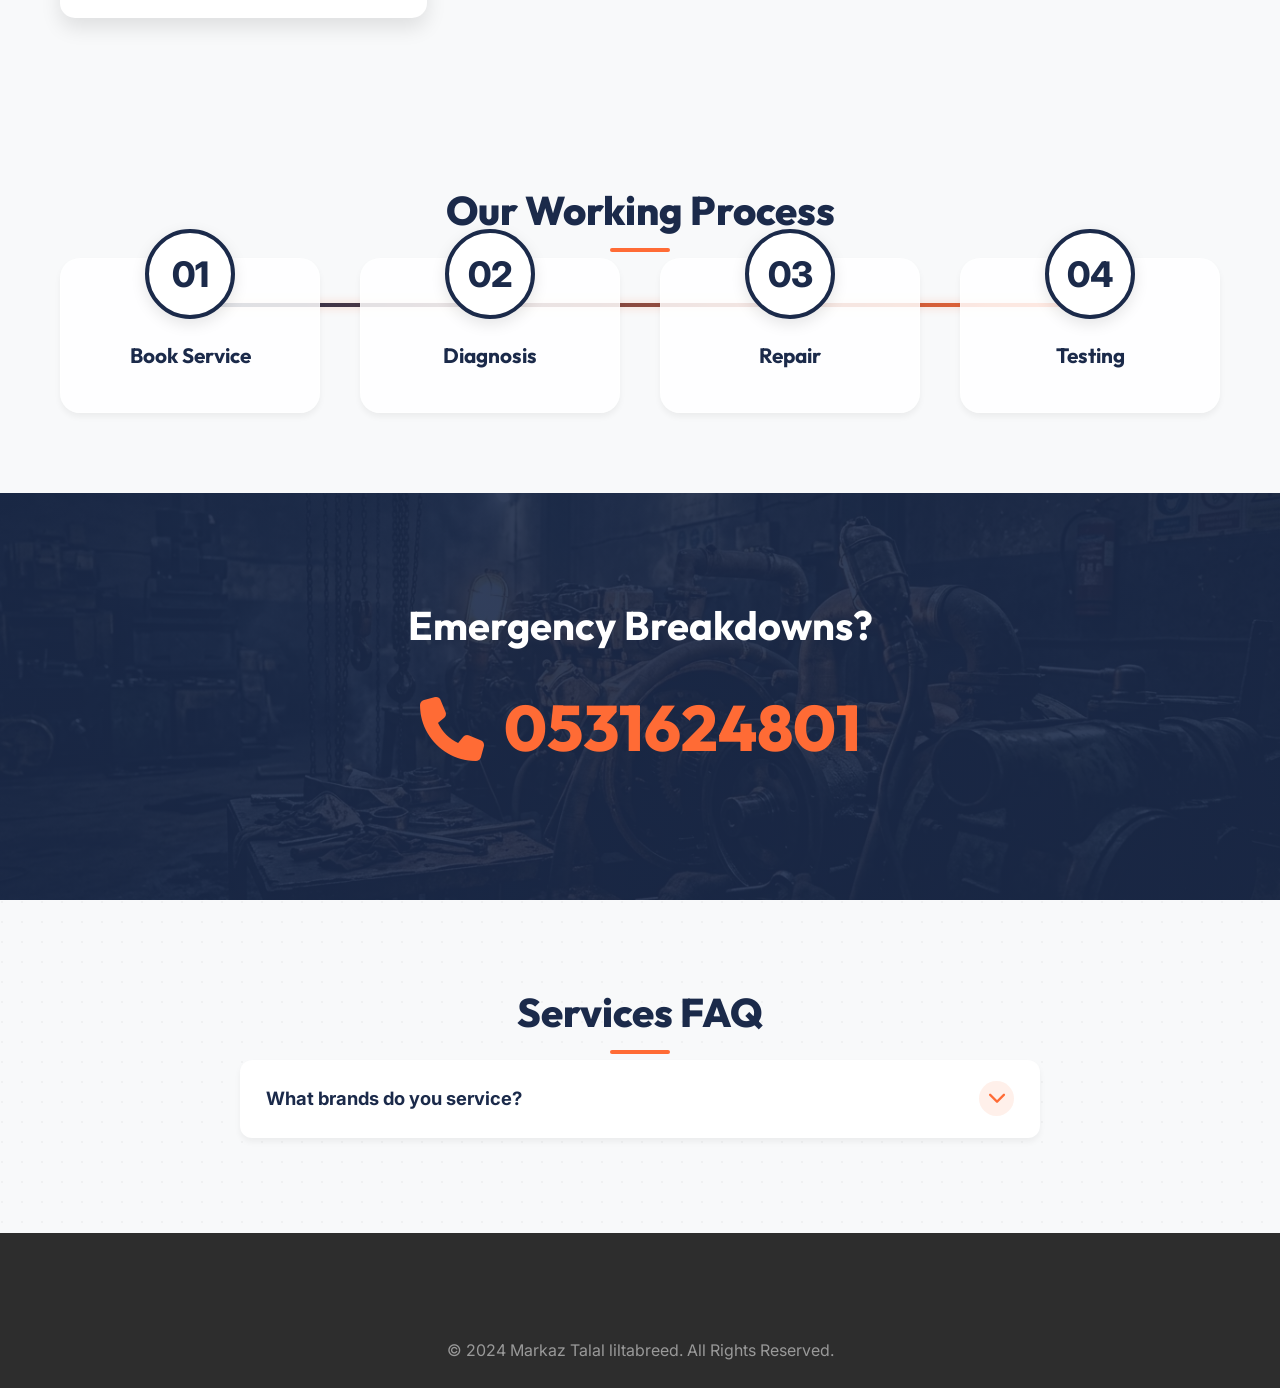
<file: services.html>
<!DOCTYPE html>
<html lang="en">
<head>
  <meta charset="UTF-8">
  <meta name="viewport" content="width=device-width, initial-scale=1.0">
  <meta name="description" content="Professional AC and Refrigerator repair services in Jeddah. We service Haier, Samsung, LG, and all major brands.">
  <title>Our Services | Markaz Talal liltabreed</title>
  <link rel="stylesheet" href="https://cdnjs.cloudflare.com/ajax/libs/font-awesome/6.4.0/css/all.min.css">
  <link rel="stylesheet" href="css/style.min.css">

  <script type="application/ld+json">
  {
    "@context": "https://schema.org",
    "@type": "LocalBusiness",
    "name": "Markaz Talal liltabreed",
    "image": "https://markaztalal.com/images/hero-banner.webp",
    "description": "Professional AC, Refrigerator, and Washing Machine repair services in Jeddah, Saudi Arabia.",
    "url": "https://markaztalal.com",
    "telephone": "+966531624801",
    "address": {
      "@type": "PostalAddress",
      "streetAddress": "6540, 3519 Ankara, As Samir District",
      "addressLocality": "Jeddah",
      "postalCode": "23462",
      "addressCountry": "SA"
    },
    "openingHoursSpecification": {
      "@type": "OpeningHoursSpecification",
      "dayOfWeek": ["Monday", "Tuesday", "Wednesday", "Thursday", "Friday", "Saturday", "Sunday"],
      "opens": "00:00",
      "closes": "23:59"
    },
    "priceRange": "SAR 99 - 500",
    "currenciesAccepted": "SAR"
  }
  </script>
</head>
<body>

  <!-- 1. Header -->
  <header class="header">
    <div class="container nav-container">
      <a href="index.html" class="logo"><i class="fa-solid fa-snowflake"></i> Markaz <span>Talal</span></a>
      <div class="mobile-toggle"><i class="fa-solid fa-bars"></i></div>
            <nav class="nav-menu">
        <div class="nav-item"><a href="index.html" class="nav-link">Home</a></div>
        <div class="nav-item"><a href="about.html" class="nav-link">About Us</a></div>
        <div class="nav-item dropdown">
          <a href="services.html" class="nav-link active">Services <i class="fa-solid fa-chevron-down" style="font-size: 0.8rem; margin-left: 5px;"></i></a>
          <div class="dropdown-menu">
            <a href="ac-repair.html" class="dropdown-item">AC Repair</a>
            <a href="fridge-repair.html" class="dropdown-item">Fridge Repair</a>
            <a href="washing-machine-repair.html" class="dropdown-item">Washing Machine</a>
          </div>
        </div>
        <div class="nav-item"><a href="contact.html" class="nav-link">Contact</a></div>
      </nav>
      <div class="lang-toggle" aria-label="Switch Language">
        <select style="background: transparent; border: 1px solid var(--glass-border); color: var(--primary-white); padding: 5px; border-radius: 5px;">
          <option value="en">EN</option>
          <option value="ar">العربية</option>
        </select>
      </div>
      <div class="nav-actions">
        <a href="tel:0531624801" class="btn btn-outline click-to-call" aria-label="Call Now"><i class="fa-solid fa-phone-volume pulse-icon"></i> 0531624801</a>
        <a href="contact.html" class="btn btn-primary" aria-label="Book Service">Book Service</a>
      </div>
    </div>
  </header>

  <!-- 2. Page Banner -->
  <section class="page-banner fade-up">
    <div class="container">
      <h1 class="page-title">Our Repair Services</h1>
      <div class="breadcrumb">
        <a href="index.html">Home</a> <span>/</span> <span style="color: var(--primary-orange);">Services</span>
      </div>
    </div>
  </section>

  <!-- 3. Services Grid (Contains AC, Fridge, Commercial) -->
  <section class="services section-padding">
    <div class="container">
      <div class="text-center fade-up">
        <h2 class="section-title">What We Offer</h2>
        <p class="section-subtitle">Comprehensive cooling and refrigeration solutions tailored for the Saudi climate.</p>
      </div>

      <div class="services-grid">
        <!-- 4. AC Service -->
        <div class="service-card fade-up">
          <div class="service-img">
            <img loading="lazy" src="images/ac-service.webp" alt="AC Repair">
            <div class="service-icon-floating"><i class="fa-solid fa-fan"></i></div>
          </div>
          <div class="service-content">
            <h3 class="service-title">Air Conditioning Repair</h3>
            <p>Expert diagnostics, cleaning, and repair for all types of ACs (Split, Window, Central).</p>
            <a href="ac-repair.html" class="service-link">View Details <i class="fa-solid fa-arrow-right"></i></a>
          </div>
        </div>

        <!-- 5. Fridge Service -->
        <div class="service-card fade-up" style="transition-delay: 0.1s;">
          <div class="service-img">
            <img loading="lazy" src="images/fridge-service.webp" alt="Fridge Repair">
            <div class="service-icon-floating"><i class="fa-solid fa-temperature-empty"></i></div>
          </div>
          <div class="service-content">
            <h3 class="service-title">Refrigerator Repair</h3>
            <p>Immediate fixes for compressors, gas leaks, and thermostat issues for household refrigerators.</p>
            <a href="fridge-repair.html" class="service-link">View Details <i class="fa-solid fa-arrow-right"></i></a>
          </div>
        </div>

        <!-- 6. Washing Machine Service -->
        <div class="service-card fade-up" style="transition-delay: 0.2s;">
          <div class="service-img">
            <img loading="lazy" src="images/washing-machine.webp" alt="Washing Machine">
            <div class="service-icon-floating"><i class="fa-solid fa-water"></i></div>
          </div>
          <div class="service-content">
            <h3 class="service-title">Washing Machine Repair</h3>
            <p>Expert fixes for drum issues, motors, water leaks, and PCB boards for automatic machines.</p>
            <a href="washing-machine-repair.html" class="service-link">View Details <i class="fa-solid fa-arrow-right"></i></a>
          </div>
        </div>

        <!-- 7. Commercial Service -->
        <div class="service-card fade-up" style="transition-delay: 0.3s;">
          <div class="service-img">
            <img loading="lazy" src="images/commercial.webp" alt="Commercial">
            <div class="service-icon-floating"><i class="fa-solid fa-building"></i></div>
          </div>
          <div class="service-content">
            <h3 class="service-title">Commercial Maintenance</h3>
            <p>Annual Maintenance Contracts (AMC) to ensure your business operations never stop due to cooling failures.</p>
            <a href="contact.html" class="service-link">Request Quote <i class="fa-solid fa-arrow-right"></i></a>
          </div>
        </div>
      </div>
    </div>
  </section>

  <!-- 7. Process -->
  <section class="process section-padding" style="background: var(--bg-light);">
    <div class="container">
      <div class="text-center fade-up"><h2 class="section-title">Our Working Process</h2></div>
      <div class="process-grid">
        <div class="process-step fade-up"><div class="step-number">01</div><h3 class="step-title">Book Service</h3></div>
        <div class="process-step fade-up" style="transition-delay: 0.1s;"><div class="step-number">02</div><h3 class="step-title">Diagnosis</h3></div>
        <div class="process-step fade-up" style="transition-delay: 0.2s;"><div class="step-number">03</div><h3 class="step-title">Repair</h3></div>
        <div class="process-step fade-up" style="transition-delay: 0.3s;"><div class="step-number">04</div><h3 class="step-title">Testing</h3></div>
      </div>
    </div>
  </section>

  <!-- 8. Emergency CTA -->
  <section class="emergency-cta fade-up">
    <div class="container">
      <h2>Emergency Breakdowns?</h2>
      <div class="emergency-phone"><i class="fa-solid fa-phone"></i> 0531624801</div>
    </div>
  </section>

  <!-- 9. FAQ -->
  <section class="faq section-padding">
    <div class="container">
      <div class="text-center fade-up"><h2 class="section-title">Services FAQ</h2></div>
      <div class="faq-container fade-up">
        <div class="faq-item">
          <div class="faq-question">What brands do you service?<i class="fa-solid fa-chevron-down"></i></div>
          <div class="faq-answer"><p>We service all major brands including Haier, LG, Samsung, Carrier, and Gree.</p></div>
        </div>
      </div>
    </div>
  </section>

  <!-- 10. Footer -->
  <footer class="footer">
    <div class="container">
      <div class="footer-bottom" style="border-top: none;">
        <p>&copy; 2024 Markaz Talal liltabreed. All Rights Reserved.</p>
      </div>
    </div>
  </footer>

  <!-- WhatsApp Floating Button -->
  <a href="https://wa.me/966531624801" class="whatsapp-float" target="_blank" aria-label="Chat on WhatsApp">
    <i class="fa-brands fa-whatsapp"></i>
  </a>

  <script src="js/main.min.js"></script>

  <!-- Mobile Bottom Navigation (Thumb-Zone) -->
  <div class="mobile-bottom-bar">
    <a href="tel:0531624801" class="bottom-bar-btn call-btn" aria-label="Call Us">
      <i class="fa-solid fa-phone"></i>
      <span>Call</span>
    </a>
    <a href="contact.html" class="bottom-bar-btn book-btn" aria-label="Book Online">
      <i class="fa-solid fa-calendar-check"></i>
      <span>Book</span>
    </a>
    <a href="https://wa.me/966531624801" class="bottom-bar-btn wa-btn" aria-label="WhatsApp Us" target="_blank">
      <i class="fa-brands fa-whatsapp"></i>
      <span>WhatsApp</span>
    </a>
  </div>

</body>
</html>
</file>
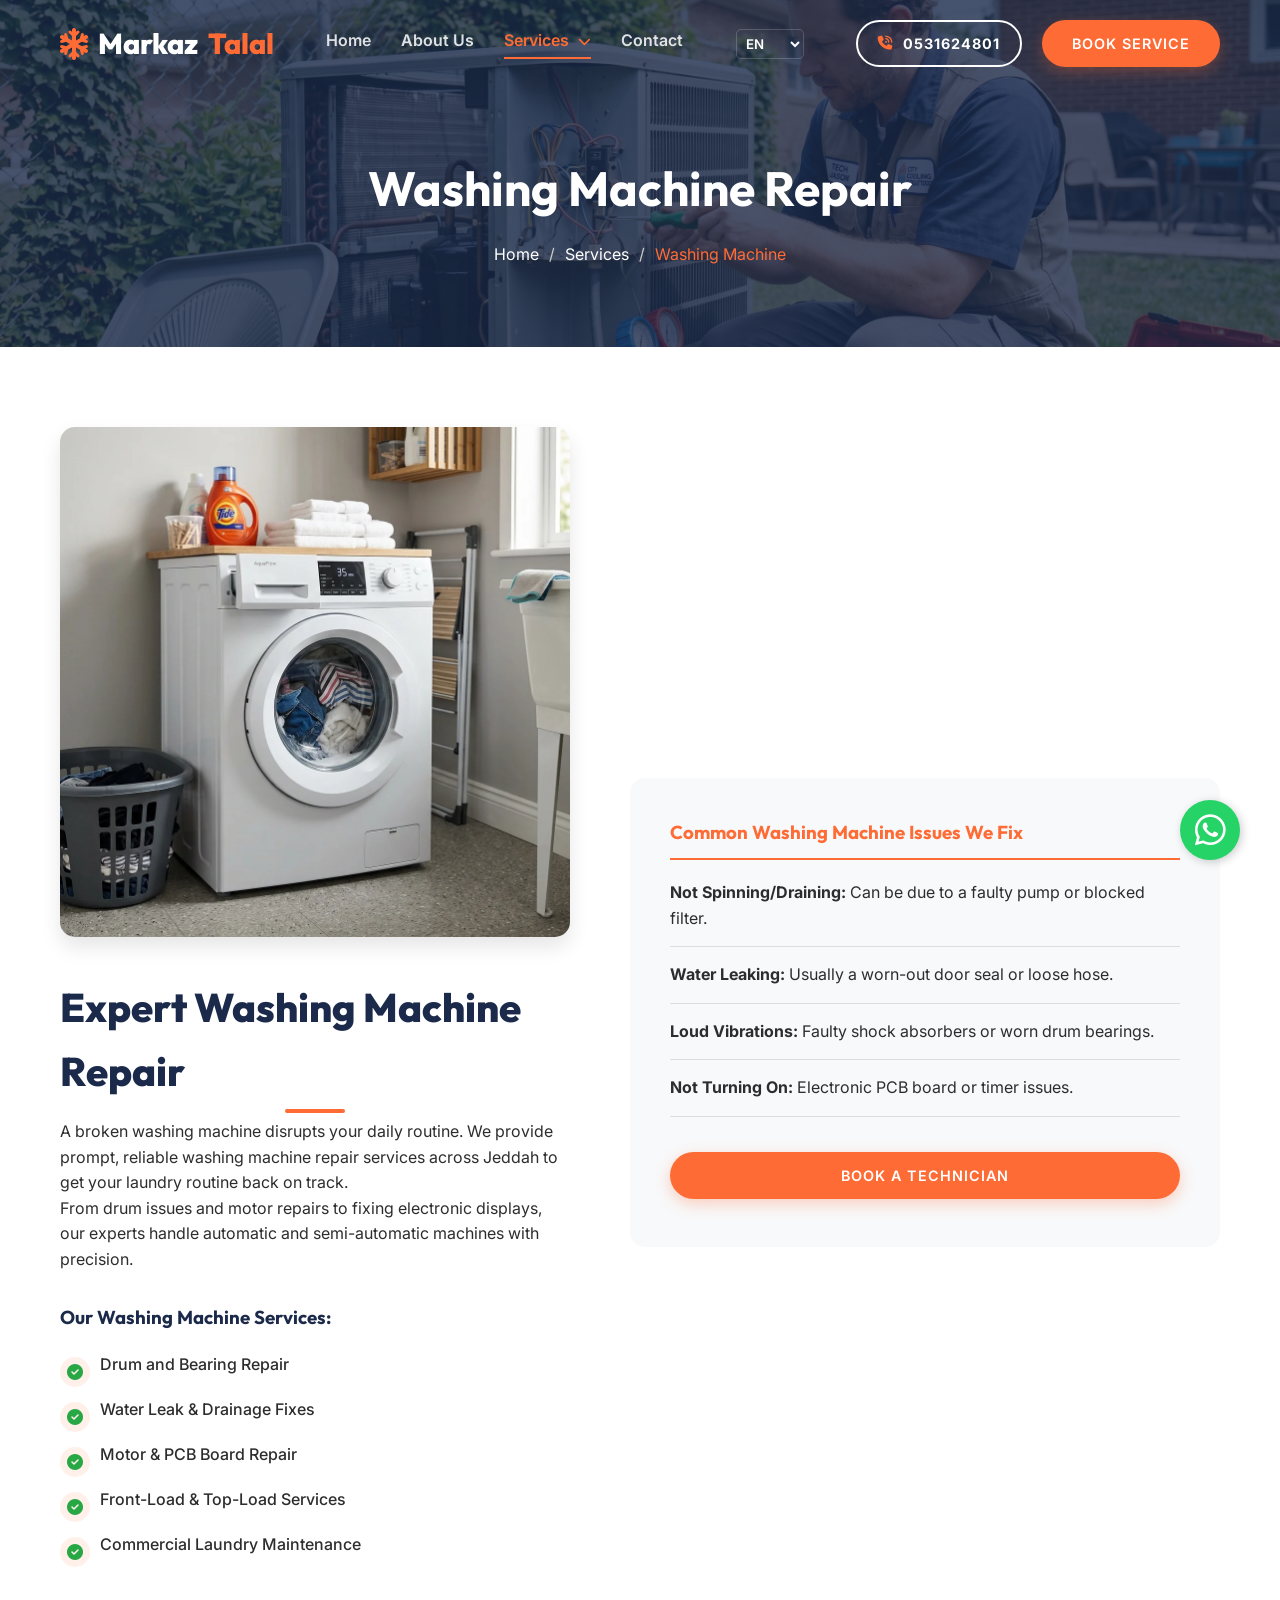
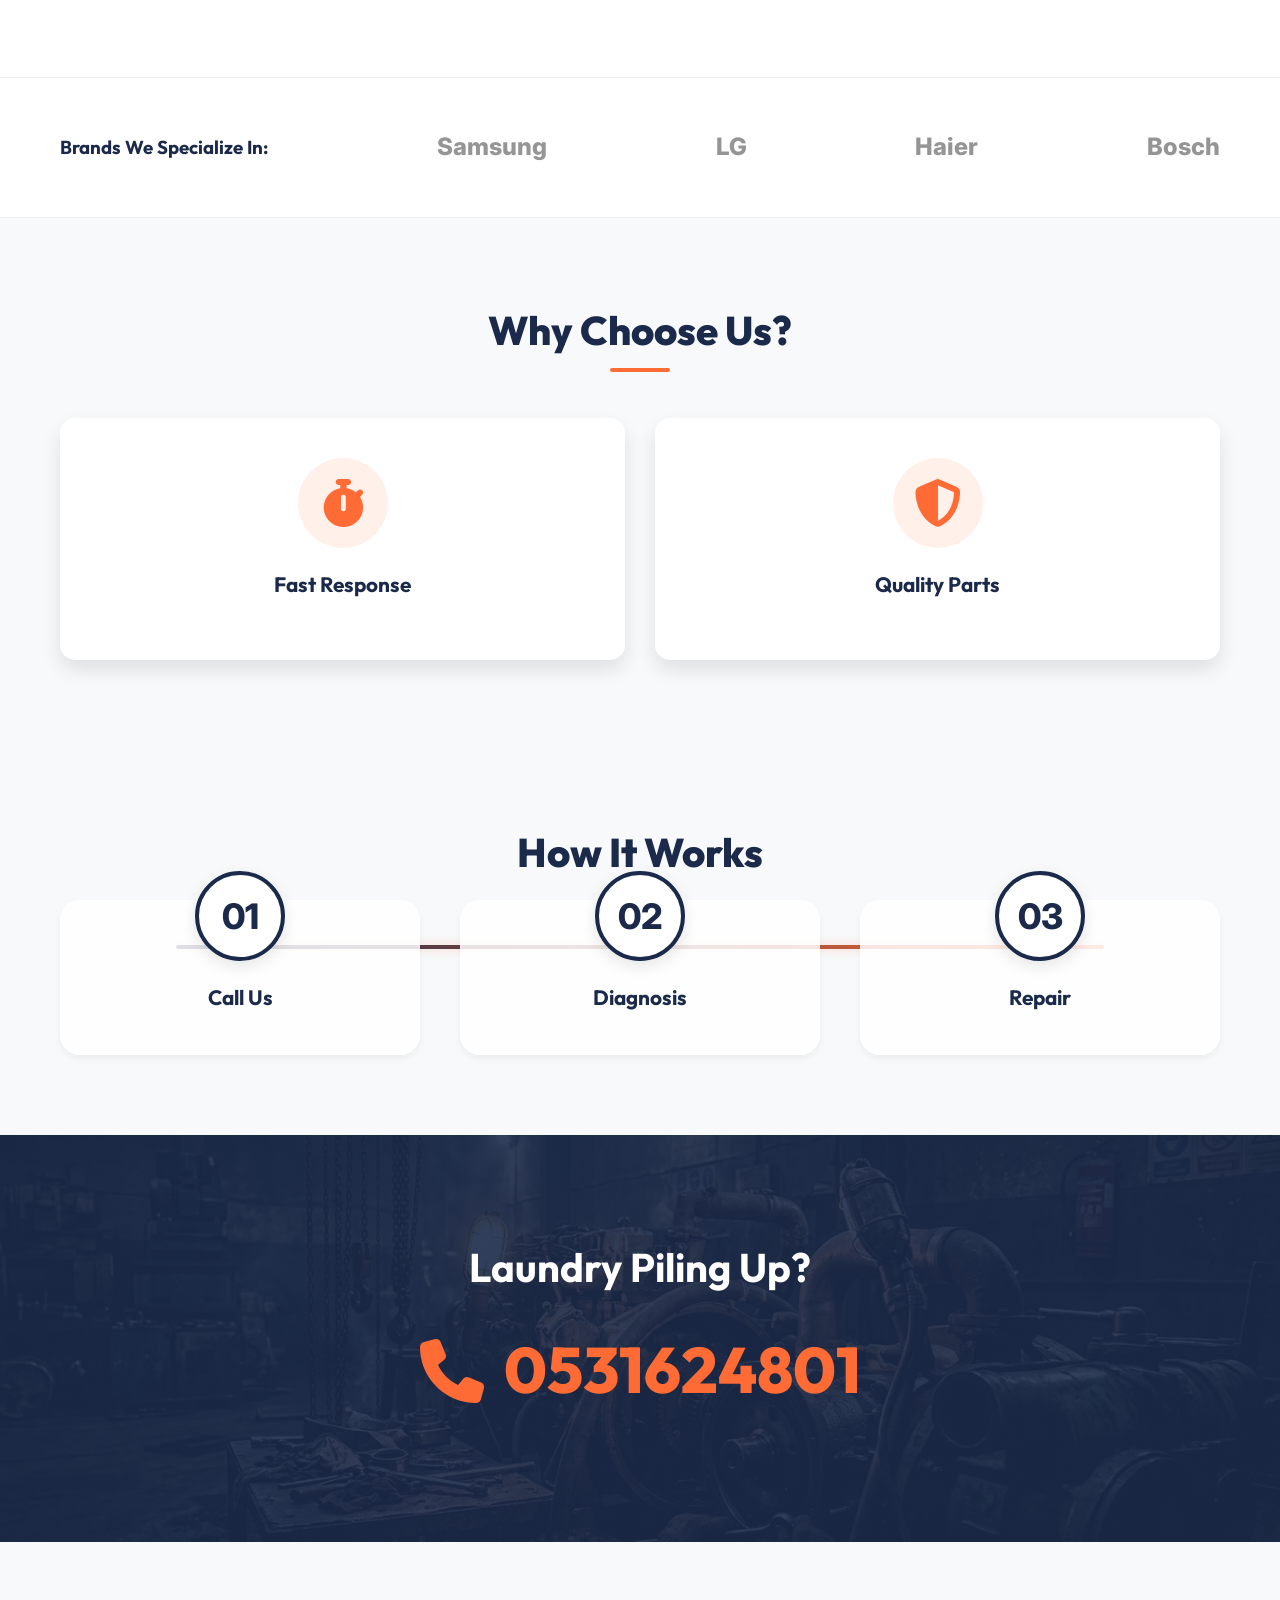
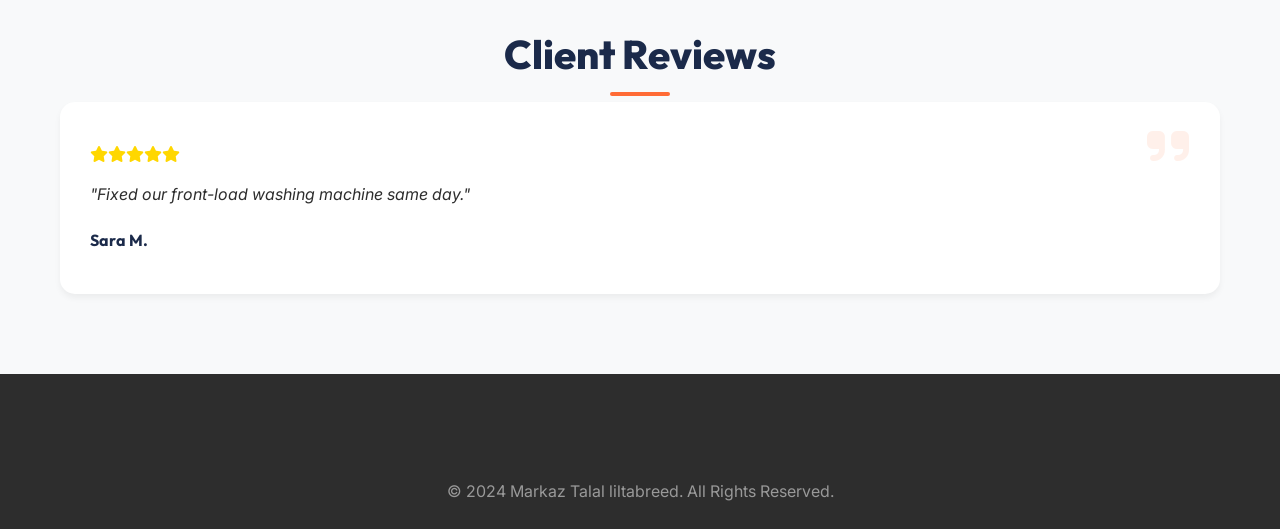
<file: washing-machine-repair.html>
<!DOCTYPE html>
<html lang="en">
<head>
  <meta charset="UTF-8">
  <meta name="viewport" content="width=device-width, initial-scale=1.0">
  <meta name="description" content="Professional Washing Machine repair service in Saudi Arabia. We fix drum issues, motors, and leaks for all washing machine brands.">
  <title>Washing Machine Repair Service | Markaz Talal liltabreed</title>
  <link rel="stylesheet" href="https://cdnjs.cloudflare.com/ajax/libs/font-awesome/6.4.0/css/all.min.css">
  <link rel="stylesheet" href="css/style.min.css">

  <script type="application/ld+json">
  {
    "@context": "https://schema.org",
    "@type": "LocalBusiness",
    "name": "Markaz Talal liltabreed",
    "image": "https://markaztalal.com/images/hero-banner.webp",
    "description": "Professional AC, Refrigerator, and Washing Machine repair services in Jeddah, Saudi Arabia.",
    "url": "https://markaztalal.com",
    "telephone": "+966531624801",
    "address": {
      "@type": "PostalAddress",
      "streetAddress": "6540, 3519 Ankara, As Samir District",
      "addressLocality": "Jeddah",
      "postalCode": "23462",
      "addressCountry": "SA"
    },
    "openingHoursSpecification": {
      "@type": "OpeningHoursSpecification",
      "dayOfWeek": ["Monday", "Tuesday", "Wednesday", "Thursday", "Friday", "Saturday", "Sunday"],
      "opens": "00:00",
      "closes": "23:59"
    },
    "priceRange": "SAR 99 - 500",
    "currenciesAccepted": "SAR"
  }
  </script>
</head>
<body>

  <!-- 1. Header -->
  <header class="header">
    <div class="container nav-container">
      <a href="index.html" class="logo"><i class="fa-solid fa-snowflake"></i> Markaz <span>Talal</span></a>
      <div class="mobile-toggle"><i class="fa-solid fa-bars"></i></div>
            <nav class="nav-menu">
        <div class="nav-item"><a href="index.html" class="nav-link">Home</a></div>
        <div class="nav-item"><a href="about.html" class="nav-link">About Us</a></div>
        <div class="nav-item dropdown">
          <a href="services.html" class="nav-link active">Services <i class="fa-solid fa-chevron-down" style="font-size: 0.8rem; margin-left: 5px;"></i></a>
          <div class="dropdown-menu">
            <a href="ac-repair.html" class="dropdown-item">AC Repair</a>
            <a href="fridge-repair.html" class="dropdown-item">Fridge Repair</a>
            <a href="washing-machine-repair.html" class="dropdown-item active" style="color: var(--primary-orange);">Washing Machine</a>
          </div>
        </div>
        <div class="nav-item"><a href="contact.html" class="nav-link">Contact</a></div>
      </nav>
      <div class="lang-toggle" aria-label="Switch Language">
        <select style="background: transparent; border: 1px solid var(--glass-border); color: var(--primary-white); padding: 5px; border-radius: 5px;">
          <option value="en">EN</option>
          <option value="ar">العربية</option>
        </select>
      </div>
      <div class="nav-actions">
        <a href="tel:0531624801" class="btn btn-outline click-to-call" aria-label="Call Now"><i class="fa-solid fa-phone-volume pulse-icon"></i> 0531624801</a>
        <a href="contact.html" class="btn btn-primary" aria-label="Book Service">Book Service</a>
      </div>
    </div>
  </header>

  <!-- 2. Page Banner -->
  <section class="page-banner fade-up">
    <div class="container">
      <h1 class="page-title">Washing Machine Repair</h1>
      <div class="breadcrumb">
        <a href="index.html">Home</a> <span>/</span> <a href="services.html">Services</a> <span>/</span> <span style="color: var(--primary-orange);">Washing Machine</span>
      </div>
    </div>
  </section>

  <!-- 3. Detail Content -->
  <section class="section-padding">
    <div class="container">
      <div class="about-container">
        <div class="about-content service-detail-content fade-up">
          <img loading="lazy" src="images/washing-machine.webp" alt="Washing Machine Repair">
          <h2 class="section-title">Expert Washing Machine Repair</h2>
          <p>A broken washing machine disrupts your daily routine. We provide prompt, reliable washing machine repair services across Jeddah to get your laundry routine back on track.</p>
          <p>From drum issues and motor repairs to fixing electronic displays, our experts handle automatic and semi-automatic machines with precision.</p>
          
          <h3 style="margin-top: 30px; font-family: 'Outfit'; color: var(--primary-navy);">Our Washing Machine Services:</h3>
          <ul class="about-list check-list">
            <li><i class="fa-solid fa-check-circle"></i> Drum and Bearing Repair</li>
            <li><i class="fa-solid fa-check-circle"></i> Water Leak & Drainage Fixes</li>
            <li><i class="fa-solid fa-check-circle"></i> Motor & PCB Board Repair</li>
            <li><i class="fa-solid fa-check-circle"></i> Front-Load & Top-Load Services</li>
            <li><i class="fa-solid fa-check-circle"></i> Commercial Laundry Maintenance</li>
          </ul>
        </div>
        
        <!-- 4. Common Problems Sidebar -->
        <div class="about-image fade-up" style="background: var(--bg-light); padding: 40px; border-radius: 15px; height: fit-content;">
          <h3 style="color: var(--primary-orange); margin-bottom: 20px; font-family: 'Outfit'; border-bottom: 2px solid var(--primary-orange); padding-bottom: 10px;">Common Washing Machine Issues We Fix</h3>
          <ul style="list-style: none;">
            <li style="margin-bottom: 15px; padding-bottom: 15px; border-bottom: 1px solid #ddd;">
              <strong>Not Spinning/Draining:</strong> Can be due to a faulty pump or blocked filter.
            </li>
            <li style="margin-bottom: 15px; padding-bottom: 15px; border-bottom: 1px solid #ddd;">
              <strong>Water Leaking:</strong> Usually a worn-out door seal or loose hose.
            </li>
            <li style="margin-bottom: 15px; padding-bottom: 15px; border-bottom: 1px solid #ddd;">
              <strong>Loud Vibrations:</strong> Faulty shock absorbers or worn drum bearings.
            </li>
            <li style="margin-bottom: 15px; padding-bottom: 15px; border-bottom: 1px solid #ddd;">
              <strong>Not Turning On:</strong> Electronic PCB board or timer issues.
            </li>
          </ul>
          <a href="contact.html" class="btn btn-primary" style="width: 100%; text-align: center; margin-top: 20px;">Book a Technician</a>
        </div>
      </div>
    </div>
  </section>

  <!-- 5. Brands -->
  <section class="brands fade-up">
    <div class="container">
      <div class="brand-scroll">
        <h3 style="color: var(--primary-navy); margin: 0;">Brands We Specialize In:</h3>
        <span class="brand-item" style="font-size: 1.5rem; font-weight: 800;">Samsung</span>
        <span class="brand-item" style="font-size: 1.5rem; font-weight: 800;">LG</span>
        <span class="brand-item" style="font-size: 1.5rem; font-weight: 800;">Haier</span>
        <span class="brand-item" style="font-size: 1.5rem; font-weight: 800;">Bosch</span>
      </div>
    </div>
  </section>

  <!-- 6. Features (Reused) -->
  <section class="features section-padding">
    <div class="container">
      <div class="text-center fade-up" style="margin-bottom: 40px;"><h2 class="section-title">Why Choose Us?</h2></div>
      <div class="features-grid">
        <div class="feature-card fade-up"><div class="feature-icon"><i class="fa-solid fa-stopwatch"></i></div><h3 class="feature-title">Fast Response</h3></div>
        <div class="feature-card fade-up" style="transition-delay: 0.1s;"><div class="feature-icon"><i class="fa-solid fa-shield-halved"></i></div><h3 class="feature-title">Quality Parts</h3></div>
      </div>
    </div>
  </section>

  <!-- 7. Process (Reused) -->
  <section class="process section-padding" style="background: var(--bg-light);">
    <div class="container">
      <div class="text-center fade-up"><h2 class="section-title">How It Works</h2></div>
      <div class="process-grid">
        <div class="process-step fade-up"><div class="step-number">01</div><h3 class="step-title">Call Us</h3></div>
        <div class="process-step fade-up" style="transition-delay: 0.1s;"><div class="step-number">02</div><h3 class="step-title">Diagnosis</h3></div>
        <div class="process-step fade-up" style="transition-delay: 0.2s;"><div class="step-number">03</div><h3 class="step-title">Repair</h3></div>
      </div>
    </div>
  </section>

  <!-- 8. Emergency CTA (Reused) -->
  <section class="emergency-cta fade-up">
    <div class="container">
      <h2>Laundry Piling Up?</h2>
      <div class="emergency-phone"><i class="fa-solid fa-phone"></i> 0531624801</div>
    </div>
  </section>

  <!-- 9. Testimonials (Reused) -->
  <section class="testimonials section-padding">
    <div class="container">
      <div class="text-center fade-up"><h2 class="section-title">Client Reviews</h2></div>
      <div class="testimonial-grid">
        <div class="testimonial-card fade-up"><i class="fa-solid fa-quote-right quote-icon"></i><div class="rating"><i class="fa-solid fa-star"></i><i class="fa-solid fa-star"></i><i class="fa-solid fa-star"></i><i class="fa-solid fa-star"></i><i class="fa-solid fa-star"></i></div><p class="testimonial-text">"Fixed our front-load washing machine same day."</p><div class="client-info"><div class="client-details"><h4 class="client-name">Sara M.</h4></div></div></div>
      </div>
    </div>
  </section>

  <!-- 10. Footer -->
  <footer class="footer">
    <div class="container">
      <div class="footer-bottom" style="border-top: none;">
        <p>&copy; 2024 Markaz Talal liltabreed. All Rights Reserved.</p>
      </div>
    </div>
  </footer>

  <!-- WhatsApp Floating Button -->
  <a href="https://wa.me/966531624801" class="whatsapp-float" target="_blank" aria-label="Chat on WhatsApp">
    <i class="fa-brands fa-whatsapp"></i>
  </a>

  <script src="js/main.min.js"></script>

  <!-- Mobile Bottom Navigation (Thumb-Zone) -->
  <div class="mobile-bottom-bar">
    <a href="tel:0531624801" class="bottom-bar-btn call-btn" aria-label="Call Us">
      <i class="fa-solid fa-phone"></i>
      <span>Call</span>
    </a>
    <a href="contact.html" class="bottom-bar-btn book-btn" aria-label="Book Online">
      <i class="fa-solid fa-calendar-check"></i>
      <span>Book</span>
    </a>
    <a href="https://wa.me/966531624801" class="bottom-bar-btn wa-btn" aria-label="WhatsApp Us" target="_blank">
      <i class="fa-brands fa-whatsapp"></i>
      <span>WhatsApp</span>
    </a>
  </div>

</body>
</html>
</file>
<file: css/style.min.css>
/* Google Fonts */
@import url('https://fonts.googleapis.com/css2?family=Inter:wght@300;400;500;600;700&family=Outfit:wght@400;600;800&display=swap');

/* CSS Variables */
:root {
  --primary-orange: #FF6B35;
  --primary-charcoal: #2D2D2D;
  --primary-white: #FFFFFF;
  --primary-navy: #1B2A4A;
  --bg-light: #f8f9fa;
  --text-gray: #555555;
  --shadow-sm: 0 4px 6px rgba(0,0,0,0.05);
  --shadow-md: 0 10px 20px rgba(0,0,0,0.1);
  --shadow-lg: 0 20px 40px rgba(0,0,0,0.15);
  --transition: all 0.3s cubic-bezier(0.25, 0.8, 0.25, 1);
  --glass-bg: rgba(255, 255, 255, 0.85);
  --glass-border: rgba(255, 255, 255, 0.18);
}

/* Base Styles */
* {
  margin: 0;
  padding: 0;
  box-sizing: border-box;
}

html {
  scroll-behavior: smooth;
}

body {
  font-family: 'Inter', sans-serif;
  color: var(--primary-charcoal);
  background-color: var(--primary-white);
  line-height: 1.6;
  overflow-x: hidden;
}

h1, h2, h3, h4, h5, h6 {
  font-family: 'Outfit', sans-serif;
  color: var(--primary-navy);
  margin-bottom: 1rem;
}

a {
  text-decoration: none;
  color: inherit;
  transition: var(--transition);
}

ul {
  list-style: none;
}

img {
  max-width: 100%;
  height: auto;
}

/* Utilities */
.container {
  width: 100%;
  max-width: 1200px;
  margin: 0 auto;
  padding: 0 20px;
}

.section-padding {
  padding: 80px 0;
}

/* Fix mobile section spacing */
@media (max-width: 768px) {
  .section-padding {
    padding: 60px 0;
  }
  
  section {
    overflow: hidden; /* Prevent horizontal scroll from elements */
  }
}

.text-center {
  text-align: center;
}

.text-center .hero-subtitle {
  display: block;
  width: max-content;
  margin: 0 auto 1.2rem auto;
}

.section-title {
  font-size: 2.5rem;
  font-weight: 800;
  margin-bottom: 1rem;
  position: relative;
  display: inline-block;
}

.section-title::after {
  content: '';
  position: absolute;
  bottom: -10px;
  left: 50%;
  transform: translateX(-50%);
  width: 60px;
  height: 4px;
  background-color: var(--primary-orange);
  border-radius: 2px;
}

.section-subtitle {
  color: var(--text-gray);
  max-width: 600px;
  margin: 0 auto 3rem auto;
  font-size: 1.1rem;
}

/* Buttons */
.btn {
  display: inline-block;
  padding: 12px 30px;
  border-radius: 50px;
  font-weight: 600;
  cursor: pointer;
  border: none;
  transition: var(--transition);
  text-transform: uppercase;
  letter-spacing: 1px;
  font-size: 0.9rem;
  position: relative;
  overflow: hidden;
  z-index: 1;
}

.btn-primary {
  background-color: var(--primary-orange);
  color: var(--primary-white);
  box-shadow: 0 5px 15px rgba(255, 107, 53, 0.3);
}

.btn-primary::before {
  content: '';
  position: absolute;
  top: 0;
  left: 0;
  width: 0%;
  height: 100%;
  background-color: var(--primary-navy);
  transition: var(--transition);
  z-index: -1;
}

.btn-primary:hover {
  color: var(--primary-white);
  box-shadow: 0 8px 20px rgba(27, 42, 74, 0.4);
}

.btn-primary:hover::before {
  width: 100%;
}

.btn-secondary {
  background-color: var(--primary-navy);
  color: var(--primary-white);
  box-shadow: 0 5px 15px rgba(27, 42, 74, 0.3);
}

.btn-secondary::before {
  content: '';
  position: absolute;
  top: 0;
  left: 0;
  width: 0%;
  height: 100%;
  background-color: var(--primary-orange);
  transition: var(--transition);
  z-index: -1;
}

.btn-secondary:hover {
  color: var(--primary-white);
  box-shadow: 0 8px 20px rgba(255, 107, 53, 0.4);
}

.btn-secondary:hover::before {
  width: 100%;
}

.btn-outline {
  background-color: transparent;
  color: var(--primary-white);
  border: 2px solid var(--primary-white);
}

.btn-outline:hover {
  background-color: var(--primary-white);
  color: var(--primary-navy);
}

/* Header & Navigation */
.header {
  position: fixed;
  top: 0;
  left: 0;
  width: 100%;
  z-index: 1000;
  transition: var(--transition);
  padding: 20px 0;
}

.header.scrolled {
  background: var(--glass-bg);
  backdrop-filter: blur(10px);
  -webkit-backdrop-filter: blur(10px);
  padding: 15px 0;
  box-shadow: var(--shadow-md);
}

.nav-container {
  display: flex;
  justify-content: space-between;
  align-items: center;
}

.logo {
  font-family: 'Outfit', sans-serif;
  font-size: 1.8rem;
  font-weight: 800;
  color: var(--primary-navy);
  display: flex;
  align-items: center;
  gap: 10px;
}

.logo span {
  color: var(--primary-orange);
}

.logo i {
  font-size: 2rem;
  color: var(--primary-orange);
}

.nav-menu {
  display: flex;
  gap: 30px;
}

.nav-link {
  font-weight: 600;
  color: rgba(255, 255, 255, 0.85);
  position: relative;
  padding-bottom: 5px;
  display: inline-block;
}

.header.scrolled .nav-link {
  color: var(--primary-navy);
}

.nav-link::after {
  content: '';
  position: absolute;
  bottom: 0;
  left: 0;
  width: 0%;
  height: 2px;
  background-color: var(--primary-orange);
  transition: var(--transition);
}

.nav-link:hover::after,
.nav-link.active::after {
  width: 100%;
}

.nav-link:hover,
.nav-link.active {
  color: var(--primary-orange);
}

.header.scrolled .nav-link:hover,
.header.scrolled .nav-link.active {
  color: var(--primary-orange);
}

/* Dropdown Styles */
.nav-item.dropdown {
  position: relative;
}
.dropdown-menu {
  position: absolute;
  top: 100%;
  left: 0;
  background: var(--primary-white);
  box-shadow: var(--shadow-md);
  border-radius: 10px;
  min-width: 220px;
  opacity: 0;
  visibility: hidden;
  transform: translateY(15px);
  transition: var(--transition);
  display: flex;
  flex-direction: column;
  padding: 10px 0;
  z-index: 1000;
  border: 1px solid #eee;
}
.nav-item.dropdown:hover .dropdown-menu {
  opacity: 1;
  visibility: visible;
  transform: translateY(0);
}
.dropdown-item {
  padding: 12px 20px;
  color: var(--primary-charcoal);
  font-weight: 500;
  transition: var(--transition);
  font-size: 0.95rem;
}
.dropdown-item:hover {
  background: rgba(255, 107, 53, 0.05);
  color: var(--primary-orange);
  padding-left: 25px;
}

.nav-actions {
  display: flex;
  align-items: center;
  gap: 20px;
}

.contact-info-top {
  display: flex;
  align-items: center;
  gap: 10px;
  font-weight: 600;
  color: var(--primary-white);
  transition: var(--transition);
}

.header.scrolled .contact-info-top {
  color: var(--primary-navy);
}

.contact-info-top i {
  color: var(--primary-orange);
  font-size: 1.2rem;
}

.mobile-toggle {
  display: none;
  font-size: 1.5rem;
  color: var(--primary-white);
  cursor: pointer;
  transition: var(--transition);
}

.header.scrolled .mobile-toggle {
  color: var(--primary-navy);
}

.logo {
  font-family: 'Outfit', sans-serif;
  font-size: 1.8rem;
  font-weight: 800;
  color: var(--primary-white);
  display: flex;
  align-items: center;
  gap: 10px;
  transition: var(--transition);
}

.header.scrolled .logo {
  color: var(--primary-navy);
}

/* Hero Section */
.hero {
  height: 100vh;
  min-height: 600px;
  background: linear-gradient(rgba(27, 42, 74, 0.7), rgba(27, 42, 74, 0.8)), url('../images/hero-banner.webp') center/cover no-repeat;
  display: flex;
  align-items: center;
  position: relative;
  padding-top: 80px;
}

.hero-content {
  max-width: 800px;
  color: var(--primary-white);
}

.hero-subtitle {
  display: inline-block;
  padding: 8px 15px;
  background-color: rgba(255, 107, 53, 0.2);
  border: 1px solid var(--primary-orange);
  border-radius: 30px;
  color: var(--primary-orange);
  font-weight: 600;
  margin-bottom: 1.5rem;
  letter-spacing: 1px;
  text-transform: uppercase;
  font-size: 0.9rem;
}

.hero-title {
  color: var(--primary-white);
  font-size: 4rem;
  line-height: 1.2;
  margin-bottom: 1.5rem;
}

.hero-title span {
  color: var(--primary-orange);
}

.hero-text {
  font-size: 1.2rem;
  margin-bottom: 2rem;
  opacity: 0.9;
}

.hero-buttons {
  display: flex;
  gap: 20px;
}

/* Floating Elements for Premium Feel */
.shape {
  position: absolute;
  filter: blur(50px);
  z-index: 0;
  opacity: 0.5;
}

.shape-1 {
  top: -100px;
  right: -100px;
  width: 400px;
  height: 400px;
  background: var(--primary-orange);
  border-radius: 50%;
}

.shape-2 {
  bottom: -100px;
  left: -100px;
  width: 300px;
  height: 300px;
  background: var(--primary-navy);
  border-radius: 50%;
}

/* Features Section (Why Choose Us) */
.features {
  background-color: var(--bg-light);
  position: relative;
  z-index: 1;
  padding: 80px 0;
}

.features-grid {
  display: grid;
  grid-template-columns: repeat(auto-fit, minmax(250px, 1fr));
  gap: 30px;
}

.feature-card {
  background: var(--primary-white);
  padding: 40px 30px;
  border-radius: 15px;
  box-shadow: var(--shadow-md);
  text-align: center;
  transition: var(--transition);
  position: relative;
  overflow: hidden;
  z-index: 1;
  border-bottom: 4px solid transparent;
}

.feature-card::before {
  content: '';
  position: absolute;
  top: 0;
  left: 0;
  width: 100%;
  height: 0;
  background: linear-gradient(to bottom, rgba(255,107,53,0.05), transparent);
  transition: var(--transition);
  z-index: -1;
}

.feature-card:hover {
  transform: translateY(-10px);
  box-shadow: var(--shadow-lg);
  border-bottom-color: var(--primary-orange);
}

.feature-card:hover::before {
  height: 100%;
}

.feature-icon {
  width: 90px;
  height: 90px;
  background-color: rgba(255, 107, 53, 0.1);
  border-radius: 50%;
  display: flex;
  align-items: center;
  justify-content: center;
  margin: 0 auto 20px auto;
  color: var(--primary-orange);
  font-size: 3rem;
  transition: var(--transition);
  position: relative;
}

.feature-icon::after {
  content: '';
  position: absolute;
  width: 100%;
  height: 100%;
  border-radius: 50%;
  border: 2px dashed var(--primary-orange);
  animation: rotateBorder 10s linear infinite;
  opacity: 0;
  transition: var(--transition);
}

@keyframes rotateBorder {
  0% { transform: rotate(0deg); }
  100% { transform: rotate(360deg); }
}

.feature-card:hover .feature-icon {
  background-color: var(--primary-orange);
  color: var(--primary-white);
  box-shadow: 0 10px 20px rgba(255, 107, 53, 0.4);
}

.feature-card:hover .feature-icon::after {
  opacity: 1;
  width: 120%;
  height: 120%;
}

.feature-title {
  font-size: 1.3rem;
  margin-bottom: 15px;
}

/* About Section */
.about {
  position: relative;
  overflow: hidden;
}

.about-container {
  display: flex;
  align-items: center;
  gap: 60px;
}

.about-image {
  flex: 1;
  position: relative;
}

.about-img-main {
  border-radius: 20px;
  box-shadow: var(--shadow-lg);
  position: relative;
  z-index: 2;
}

.about-experience {
  position: absolute;
  bottom: -30px;
  right: -30px;
  background: var(--primary-orange);
  color: var(--primary-white);
  padding: 30px;
  border-radius: 20px;
  box-shadow: var(--shadow-md);
  z-index: 3;
  text-align: center;
  border: 5px solid var(--primary-white);
}

.exp-years {
  font-size: 3rem;
  font-weight: 800;
  line-height: 1;
  font-family: 'Outfit', sans-serif;
}

.exp-text {
  font-size: 1.1rem;
  font-weight: 600;
}

.about-content {
  flex: 1;
}

.about-list {
  margin: 20px 0 30px 0;
}

.about-list li {
  margin-bottom: 15px;
  display: flex;
  align-items: center;
  gap: 15px;
  font-weight: 500;
}

.about-list i {
  color: var(--primary-orange);
  background: rgba(255, 107, 53, 0.1);
  width: 30px;
  height: 30px;
  display: flex;
  align-items: center;
  justify-content: center;
  border-radius: 50%;
}

/* Services Overview Section */
.services {
  background-color: var(--bg-light);
}

.services-grid {
  display: grid;
  grid-template-columns: repeat(auto-fit, minmax(300px, 1fr));
  gap: 30px;
}

.service-card {
  background: var(--primary-white);
  border-radius: 15px;
  overflow: hidden;
  box-shadow: var(--shadow-md);
  transition: var(--transition);
  group: service;
}

.service-card:hover {
  transform: translateY(-10px);
  box-shadow: var(--shadow-lg);
}

.service-img {
  position: relative;
  height: 250px;
  overflow: hidden;
}

.service-img img {
  width: 100%;
  height: 100%;
  object-fit: cover;
  transition: transform 0.5s ease;
}

.service-card:hover .service-img img {
  transform: scale(1.1);
}

.service-icon-floating {
  position: absolute;
  bottom: -25px;
  right: 30px;
  width: 60px;
  height: 60px;
  background: var(--primary-navy);
  color: var(--primary-white);
  border-radius: 50%;
  display: flex;
  align-items: center;
  justify-content: center;
  font-size: 1.8rem;
  border: 4px solid var(--primary-white);
  z-index: 2;
  transition: var(--transition);
}

.service-card:hover .service-icon-floating {
  background: var(--primary-orange);
  transform: rotateY(360deg);
}

.service-content {
  padding: 40px 30px 30px;
}

.service-title {
  font-size: 1.4rem;
  margin-bottom: 15px;
  transition: var(--transition);
}

.service-card:hover .service-title {
  color: var(--primary-orange);
}

.service-link {
  display: inline-flex;
  align-items: center;
  gap: 10px;
  color: var(--primary-orange);
  font-weight: 600;
  margin-top: 15px;
}

.service-link i {
  transition: var(--transition);
}

.service-link:hover i {
  transform: translateX(5px);
}

/* Emergency CTA Section */
.emergency-cta {
  background: linear-gradient(rgba(27, 42, 74, 0.9), rgba(27, 42, 74, 0.9)), url('../images/emergency-bg.webp') center/cover fixed;
  color: var(--primary-white);
  text-align: center;
  padding: 100px 0;
}

.emergency-cta h2 {
  color: var(--primary-white);
  font-size: 2.5rem;
}

.emergency-phone {
  font-size: 4rem;
  font-weight: 800;
  color: var(--primary-orange);
  margin: 20px 0;
  display: flex;
  align-items: center;
  justify-content: center;
  gap: 20px;
  font-family: 'Outfit', sans-serif;
}

.pulse-icon {
  animation: pulse 2s infinite;
}

@keyframes pulse {
  0% { transform: scale(1); box-shadow: 0 0 0 0 rgba(255, 107, 53, 0.7); }
  70% { transform: scale(1.1); box-shadow: 0 0 0 20px rgba(255, 107, 53, 0); }
  100% { transform: scale(1); box-shadow: 0 0 0 0 rgba(255, 107, 53, 0); }
}

@keyframes pulse {
  0% { transform: scale(1); box-shadow: 0 0 0 0 rgba(255, 107, 53, 0.7); }
  70% { transform: scale(1.1); box-shadow: 0 0 0 20px rgba(255, 107, 53, 0); }
  100% { transform: scale(1); box-shadow: 0 0 0 0 rgba(255, 107, 53, 0); }
}

/* Trust Badges Section */
.trust-badges {
  background: var(--primary-white);
  padding: 60px 0;
  border-top: 1px solid var(--glass-border);
  border-bottom: 1px solid var(--glass-border);
}

.trust-grid {
  display: grid;
  grid-template-columns: repeat(auto-fit, minmax(250px, 1fr));
  gap: 30px;
  text-align: center;
}

.trust-item {
  padding: 20px;
  background: var(--glass-bg);
  border-radius: 15px;
  box-shadow: var(--shadow-sm);
  transition: var(--transition);
  border: 1px solid #f0f0f0;
}

.trust-item:hover {
  transform: translateY(-5px);
  box-shadow: var(--shadow-md);
  border-color: var(--primary-orange);
}

.trust-item i {
  font-size: 2.5rem;
  color: var(--primary-orange);
  margin-bottom: 15px;
}

.trust-item h3 {
  font-size: 1.2rem;
  color: var(--primary-navy);
  margin-bottom: 10px;
}

.trust-item p {
  font-size: 0.9rem;
  color: var(--text-gray);
  margin: 0;
}

/* Same Day Service Banner */
.same-day-service {
  background: linear-gradient(135deg, rgba(255,107,53,0.1) 0%, rgba(255,107,53,0.02) 100%);
  border-left: 5px solid var(--primary-orange);
  padding: 40px;
  border-radius: 15px;
  display: flex;
  align-items: center;
  justify-content: space-between;
  gap: 30px;
  margin: 60px auto;
  max-width: 1000px;
  box-shadow: var(--shadow-sm);
}

.same-day-content h3 {
  font-size: 1.8rem;
  color: var(--primary-navy);
  margin-bottom: 10px;
}

.same-day-content p {
  color: var(--text-gray);
  margin-bottom: 0;
  font-size: 1.05rem;
}

.same-day-icon {
  font-size: 4rem;
  color: var(--primary-orange);
  opacity: 0.8;
}

@media (max-width: 768px) {
  .same-day-service {
    flex-direction: column;
    text-align: center;
    padding: 30px 20px;
  }
}

/* Process Section */
.process {
  background-color: var(--primary-white);
}

.process-grid {
  display: grid;
  grid-template-columns: repeat(auto-fit, minmax(200px, 1fr));
  gap: 40px;
  text-align: center;
  position: relative;
}

.process-grid::before {
  content: '';
  position: absolute;
  top: 45px;
  left: 10%;
  right: 10%;
  height: 4px;
  background: linear-gradient(90deg, var(--primary-navy), var(--primary-orange));
  z-index: 0;
  border-radius: 4px;
  box-shadow: 0 0 10px rgba(255,107,53,0.3);
}

@media (max-width: 992px) {
  .process-grid::before {
    display: none;
  }
}

.process-step {
  position: relative;
  z-index: 1;
  background: var(--glass-bg);
  padding: 30px 20px;
  border-radius: 20px;
  box-shadow: var(--shadow-sm);
  transition: var(--transition);
  border: 1px solid var(--glass-border);
}

.process-step:hover {
  transform: translateY(-5px);
  box-shadow: var(--shadow-lg);
  border-color: var(--primary-orange);
}

.step-number {
  width: 90px;
  height: 90px;
  background: var(--primary-white);
  border: 4px solid var(--primary-navy);
  border-radius: 50%;
  display: flex;
  align-items: center;
  justify-content: center;
  font-size: 2.2rem;
  font-weight: 800;
  color: var(--primary-navy);
  margin: -60px auto 20px auto; /* Pull up to overlap the line */
  transition: var(--transition);
  position: relative;
  box-shadow: 0 5px 15px rgba(0,0,0,0.1);
}

.process-step:hover .step-number {
  background: var(--primary-orange);
  border-color: var(--primary-white);
  color: var(--primary-white);
  transform: scale(1.1) rotate(360deg);
  box-shadow: 0 0 20px rgba(255,107,53,0.5);
}

.step-title {
  font-size: 1.3rem;
  margin-bottom: 10px;
}

/* Testimonials Section */
.testimonials {
  background-color: var(--bg-light);
}

.testimonial-grid {
  display: grid;
  grid-template-columns: repeat(auto-fit, minmax(300px, 1fr));
  gap: 30px;
}

.testimonial-card {
  background: var(--primary-white);
  padding: 40px 30px;
  border-radius: 15px;
  box-shadow: var(--shadow-sm);
  position: relative;
  transition: var(--transition);
}

.testimonial-card:hover {
  box-shadow: var(--shadow-md);
  transform: translateY(-5px);
}

.quote-icon {
  position: absolute;
  top: 20px;
  right: 30px;
  font-size: 3rem;
  color: rgba(255, 107, 53, 0.1);
}

.rating {
  color: #FFD700;
  margin-bottom: 15px;
}

.testimonial-text {
  font-style: italic;
  margin-bottom: 20px;
  position: relative;
  z-index: 1;
}

.client-info {
  display: flex;
  align-items: center;
  gap: 15px;
}

.client-img {
  width: 60px;
  height: 60px;
  border-radius: 50%;
  object-fit: cover;
  border: 2px solid var(--primary-orange);
}

.client-name {
  font-weight: 700;
  color: var(--primary-navy);
  margin-bottom: 0;
}

.client-loc {
  font-size: 0.9rem;
  color: var(--text-gray);
}

/* Brands/Partners Section */
.brands {
  padding: 50px 0;
  border-top: 1px solid #eee;
  border-bottom: 1px solid #eee;
  background: var(--primary-white);
}

.brand-scroll {
  display: flex;
  justify-content: space-between;
  align-items: center;
  flex-wrap: wrap;
  gap: 30px;
}

.brand-item {
  opacity: 0.5;
  transition: var(--transition);
  filter: grayscale(100%);
  max-width: 150px;
}

.brand-item:hover {
  opacity: 1;
  filter: grayscale(0%);
}

/* FAQ Section */
.faq {
  background-color: var(--bg-light);
  position: relative;
}

.faq::before {
  content: '';
  position: absolute;
  top: 0;
  left: 0;
  width: 100%;
  height: 100%;
  background: url('data:image/svg+xml;utf8,<svg width="20" height="20" viewBox="0 0 20 20" xmlns="http://www.w3.org/2000/svg"><circle cx="2" cy="2" r="1" fill="%232D2D2D" fill-opacity="0.05"/></svg>') repeat;
  pointer-events: none;
}

.faq-container {
  max-width: 800px;
  margin: 0 auto;
  position: relative;
  z-index: 1;
}

.faq-item {
  margin-bottom: 15px;
  border: 1px solid var(--glass-border);
  border-radius: 12px;
  overflow: hidden;
  box-shadow: var(--shadow-sm);
  background: var(--primary-white);
}

.faq-question {
  padding: 20px 25px;
  background: var(--primary-white);
  display: flex;
  justify-content: space-between;
  align-items: center;
  cursor: pointer;
  font-weight: 700;
  font-size: 1.15rem;
  color: var(--primary-navy);
  transition: var(--transition);
}

.faq-question:hover {
  background: rgba(255, 107, 53, 0.05);
  color: var(--primary-orange);
}

.faq-question i {
  color: var(--primary-orange);
  transition: transform 0.4s cubic-bezier(0.68, -0.55, 0.265, 1.55);
  background: rgba(255, 107, 53, 0.1);
  width: 35px;
  height: 35px;
  border-radius: 50%;
  display: flex;
  align-items: center;
  justify-content: center;
}

.faq-item.active .faq-question i {
  transform: rotate(180deg);
  background: var(--primary-orange);
  color: var(--primary-white);
}

.faq-answer {
  padding: 0 25px;
  max-height: 0;
  overflow: hidden;
  transition: all 0.4s ease;
  background: var(--primary-white);
  border-top: 1px solid transparent;
}

.faq-item.active .faq-answer {
  padding: 20px 25px;
  max-height: 800px; 
  border-top-color: #eee;
}

/* Pricing Section */
.pricing {
  background-color: var(--primary-white);
}

.pricing-grid {
  display: grid;
  grid-template-columns: repeat(auto-fit, minmax(300px, 1fr));
  gap: 30px;
  margin-top: 40px;
}

.pricing-card {
  background: var(--primary-white);
  border-radius: 20px;
  box-shadow: var(--shadow-md);
  padding: 40px 30px;
  text-align: center;
  transition: var(--transition);
  position: relative;
  overflow: hidden;
  border: 1px solid #eee;
}

.pricing-card.popular {
  border-color: var(--primary-orange);
  box-shadow: var(--shadow-lg);
  transform: scale(1.05);
}

.pricing-card.popular::before {
  content: 'Most Popular';
  position: absolute;
  top: 15px;
  right: -35px;
  background: var(--primary-orange);
  color: var(--primary-white);
  padding: 5px 40px;
  transform: rotate(45deg);
  font-size: 0.8rem;
  font-weight: 700;
  text-transform: uppercase;
}

.pricing-card:hover {
  transform: translateY(-10px);
  box-shadow: var(--shadow-lg);
}

.pricing-card.popular:hover {
  transform: scale(1.05) translateY(-10px);
}

.pricing-header h3 {
  font-size: 1.5rem;
  margin-bottom: 10px;
}

.price {
  font-size: 3rem;
  font-weight: 800;
  color: var(--primary-navy);
  font-family: 'Outfit';
  margin-bottom: 20px;
}

.price span {
  font-size: 1rem;
  color: var(--text-gray);
  font-weight: 400;
}

.pricing-features {
  text-align: left;
  margin: 30px 0;
}

.pricing-features li {
  margin-bottom: 15px;
  display: flex;
  gap: 10px;
  align-items: flex-start;
}

.pricing-features i {
  color: #25d366;
  margin-top: 5px;
}

/* Jeddah Special Section */
.jeddah-special {
  background: linear-gradient(135deg, var(--primary-navy) 0%, #0a1122 100%);
  color: var(--primary-white);
  position: relative;
  overflow: hidden;
}

.jeddah-special .section-title, .jeddah-special .section-subtitle {
  color: var(--primary-white);
}

.jeddah-grid {
  display: grid;
  grid-template-columns: repeat(auto-fit, minmax(280px, 1fr));
  gap: 30px;
}

.jeddah-card {
  background: rgba(255, 255, 255, 0.05);
  backdrop-filter: blur(10px);
  -webkit-backdrop-filter: blur(10px);
  border: 1px solid rgba(255, 255, 255, 0.1);
  border-radius: 20px;
  padding: 30px;
  transition: var(--transition);
}

.jeddah-card:hover {
  background: rgba(255, 255, 255, 0.1);
  transform: translateY(-5px);
  border-color: var(--primary-orange);
}

.jeddah-icon {
  font-size: 2.5rem;
  color: var(--primary-orange);
  margin-bottom: 20px;
}

.jeddah-card h3 {
  color: var(--primary-white);
  font-size: 1.3rem;
}

.jeddah-card p {
  color: rgba(255, 255, 255, 0.7);
}

/* Location Coverage */
.location-coverage {
  background: var(--bg-light);
}

.location-grid {
  display: grid;
  grid-template-columns: repeat(auto-fit, minmax(250px, 1fr));
  gap: 20px;
  margin-top: 40px;
}

.location-item {
  background: var(--primary-white);
  padding: 20px;
  border-radius: 10px;
  display: flex;
  align-items: center;
  gap: 15px;
  box-shadow: var(--shadow-sm);
  transition: var(--transition);
  border-left: 4px solid transparent;
}

.location-item:hover {
  border-left-color: var(--primary-orange);
  box-shadow: var(--shadow-md);
  transform: translateX(5px);
}

.location-item i {
  color: var(--primary-orange);
  font-size: 1.5rem;
}

.location-info h4 {
  margin-bottom: 0;
  color: var(--primary-navy);
}

.location-info p {
  margin-bottom: 0;
  font-size: 0.85rem;
  color: var(--text-gray);
}

/* Contact/Map Section */
.contact-section {
  background-color: var(--bg-light);
}

.contact-wrapper {
  display: flex;
  gap: 40px;
  background: var(--primary-white);
  border-radius: 20px;
  overflow: hidden;
  box-shadow: var(--shadow-lg);
}

.contact-info-panel {
  flex: 1;
  padding: 50px;
  background: var(--primary-navy);
  color: var(--primary-white);
}

.contact-info-panel h3 {
  color: var(--primary-white);
  margin-bottom: 30px;
}

.contact-detail {
  display: flex;
  gap: 20px;
  margin-bottom: 30px;
}

.contact-detail i {
  width: 50px;
  height: 50px;
  background: rgba(255, 107, 53, 0.2);
  color: var(--primary-orange);
  border-radius: 50%;
  display: flex;
  align-items: center;
  justify-content: center;
  font-size: 1.5rem;
  flex-shrink: 0;
}

.contact-detail h4 {
  color: var(--primary-white);
  margin-bottom: 5px;
}

.contact-detail p, .contact-detail a {
  color: rgba(255, 255, 255, 0.8);
}

.contact-form-panel {
  flex: 1.5;
  padding: 50px;
}

.form-group {
  margin-bottom: 20px;
}

.form-control {
  width: 100%;
  padding: 15px 20px;
  border: 1px solid #eee;
  border-radius: 10px;
  font-family: inherit;
  font-size: 1rem;
  transition: var(--transition);
  background: var(--bg-light);
}

.form-control:focus {
  outline: none;
  border-color: var(--primary-orange);
  background: var(--primary-white);
  box-shadow: 0 0 0 4px rgba(255, 107, 53, 0.1);
}

textarea.form-control {
  height: 150px;
  resize: vertical;
}

/* Map */
.map-container {
  height: 400px;
  width: 100%;
  margin-top: 50px;
  border-radius: 20px;
  overflow: hidden;
  box-shadow: var(--shadow-md);
}

/* Footer */
.footer {
  background-color: var(--primary-charcoal);
  color: var(--primary-white);
  padding-top: 80px;
}

.footer-top {
  display: grid;
  grid-template-columns: repeat(auto-fit, minmax(250px, 1fr));
  gap: 40px;
  margin-bottom: 60px;
}

.footer-logo {
  font-family: 'Outfit', sans-serif;
  font-size: 1.8rem;
  font-weight: 800;
  color: var(--primary-white);
  display: flex;
  align-items: center;
  gap: 10px;
  margin-bottom: 20px;
}

.footer-logo span {
  color: var(--primary-orange);
}

.footer-logo i {
  color: var(--primary-orange);
}

.footer-desc {
  color: #ccc;
  margin-bottom: 20px;
}

.social-links {
  display: flex;
  gap: 15px;
}

.social-link {
  width: 40px;
  height: 40px;
  background: rgba(255, 255, 255, 0.1);
  border-radius: 50%;
  display: flex;
  align-items: center;
  justify-content: center;
  color: var(--primary-white);
  transition: var(--transition);
}

.social-link:hover {
  background: var(--primary-orange);
  transform: translateY(-3px);
}

.footer-title {
  color: var(--primary-white);
  font-size: 1.3rem;
  margin-bottom: 25px;
  position: relative;
  padding-bottom: 10px;
}

.footer-title::after {
  content: '';
  position: absolute;
  bottom: 0;
  left: 0;
  width: 40px;
  height: 3px;
  background: var(--primary-orange);
}

.footer-links li {
  margin-bottom: 15px;
}

.footer-links a {
  color: #ccc;
  display: inline-flex;
  align-items: center;
  gap: 10px;
}

.footer-links a::before {
  content: '\f105'; /* FontAwesome angle-right */
  font-family: 'Font Awesome 6 Free';
  font-weight: 900;
  color: var(--primary-orange);
}

.footer-links a:hover {
  color: var(--primary-orange);
  transform: translateX(5px);
}

.footer-contact li {
  display: flex;
  gap: 15px;
  margin-bottom: 20px;
  color: #ccc;
}

.footer-contact i {
  color: var(--primary-orange);
  font-size: 1.2rem;
  margin-top: 5px;
}

.footer-bottom {
  text-align: center;
  padding: 25px 0;
  border-top: 1px solid rgba(255, 255, 255, 0.1);
  color: #999;
}

/* Animations */
.fade-up {
  opacity: 0;
  transform: translateY(30px);
  transition: opacity 0.8s ease, transform 0.8s ease;
}

.fade-up.visible {
  opacity: 1;
  transform: translateY(0);
}

/* Page Banner (for inner pages) */
.page-banner {
  background: linear-gradient(rgba(27, 42, 74, 0.8), rgba(27, 42, 74, 0.8)), url('../images/hero-banner.webp') center/cover;
  padding: 150px 0 80px;
  text-align: center;
  color: var(--primary-white);
}

/* Ensure page banner is always visible even with fade-up class */
.page-banner.fade-up {
  opacity: 1;
  transform: translateY(0);
}

.page-title {
  color: var(--primary-white);
  font-size: 3rem;
  margin-bottom: 15px;
}

.breadcrumb {
  display: flex;
  justify-content: center;
  gap: 10px;
  color: #ccc;
}

.breadcrumb a {
  color: var(--primary-white);
}

.breadcrumb a:hover {
  color: var(--primary-orange);
}

/* Detail Pages (AC/Fridge Repair) */
.service-detail-content img {
  border-radius: 15px;
  margin-bottom: 30px;
  box-shadow: var(--shadow-md);
}

.check-list li {
  margin-bottom: 10px;
  display: flex;
  gap: 10px;
  align-items: flex-start;
}

.check-list i {
  color: #28a745;
  margin-top: 5px;
}

/* Floating WhatsApp Button */
.whatsapp-float {
  position: fixed;
  width: 60px;
  height: 60px;
  bottom: 40px;
  right: 40px;
  background-color: #25d366;
  color: #FFF;
  border-radius: 50px;
  text-align: center;
  font-size: 35px;
  box-shadow: 2px 2px 10px rgba(0,0,0,0.2);
  z-index: 1000;
  display: flex;
  align-items: center;
  justify-content: center;
  transition: var(--transition);
  animation: bounce 2s infinite;
}

.whatsapp-float:hover {
  background-color: #128c7e;
  transform: scale(1.1);
  color: white;
  animation: none;
}

@keyframes bounce {
  0%, 20%, 50%, 80%, 100% {transform: translateY(0);}
  40% {transform: translateY(-10px);}
  60% {transform: translateY(-5px);}
}

/* Responsive Design */
@media (max-width: 992px) {
  .hero-title {
    font-size: 3rem;
  }
  .about-container, .contact-wrapper {
    flex-direction: column;
  }
  .nav-actions {
    display: none;
  }
  .mobile-toggle {
    display: block;
  }
  .nav-menu {
    position: fixed;
    top: 80px;
    left: -100%;
    width: 100%;
    height: calc(100vh - 80px);
    background: var(--primary-white);
    flex-direction: column;
    align-items: center;
    justify-content: center;
    transition: var(--transition);
    box-shadow: var(--shadow-md);
  }
  .nav-menu.active {
    left: 0;
  }
  .nav-link {
    font-size: 1.2rem;
    color: var(--primary-navy); /* Ensure visible on white background mobile menu */
  }
  .nav-item.dropdown .dropdown-menu {
    position: relative;
    top: 0;
    box-shadow: none;
    border: none;
    opacity: 1;
    visibility: visible;
    transform: none;
    display: none;
    background: transparent;
    padding: 0;
  }
  .nav-item.dropdown:hover .dropdown-menu,
  .nav-item.dropdown:active .dropdown-menu {
    display: flex;
  }
  .dropdown-item {
    text-align: center;
    color: var(--text-gray);
  }
}

@media (max-width: 768px) {
  body {
    overflow-x: hidden;
    width: 100%;
  }
  .hero {
    padding-top: 100px;
    height: auto;
    min-height: 100vh;
  }
  .hero-title {
    font-size: 2.5rem;
    margin-top: 20px;
  }
  .section-title {
    font-size: 2rem;
  }
  .hero-buttons {
    flex-direction: column;
    width: 100%;
  }
  .hero-buttons .btn {
    width: 100%;
    text-align: center;
  }
  .features-grid {
    margin-top: 20px;
    gap: 20px;
  }
  .contact-info-panel, .contact-form-panel {
    padding: 30px;
  }
  .about-container {
    gap: 30px;
  }
  .about-experience {
    bottom: -20px;
    right: 0;
    padding: 15px;
  }
  .exp-years {
    font-size: 2rem;
  }
  .whatsapp-float {
    width: 50px;
    height: 50px;
    bottom: 20px;
    right: 20px;
    font-size: 25px;
  }
  
  .pricing-card.popular {
    transform: none;
  }
  .pricing-card.popular:hover {
    transform: translateY(-5px);
  }
}

/* Home Quick Contact Form */
.home-contact {
  background: var(--bg-light);
  position: relative;
}
.home-contact-wrapper {
  background: var(--primary-white);
  border-radius: 20px;
  padding: 40px;
  box-shadow: var(--shadow-lg);
  max-width: 800px;
  margin: 0 auto;
  border: 1px solid var(--glass-border);
}
.home-contact-wrapper form {
  display: grid;
  grid-template-columns: 1fr 1fr;
  gap: 20px;
}
.home-contact-wrapper .form-group.full-width {
  grid-column: 1 / -1;
}
@media (max-width: 768px) {
  .home-contact-wrapper form {
    grid-template-columns: 1fr;
  }
}


/* Language Toggle */
.lang-toggle select {
  cursor: pointer;
  outline: none;
  font-family: var(--font-primary);
  font-weight: 600;
}
.lang-toggle select option {
  color: var(--primary-navy);
}

/* Header Click to Call */
.click-to-call {
  display: flex;
  align-items: center;
  gap: 10px;
  font-weight: 700;
  padding: 10px 20px;
}
.click-to-call i {
  color: var(--primary-orange);
}

/* Mobile Bottom Navigation (Thumb-Zone) */
.mobile-bottom-bar {
  display: none;
  position: fixed;
  bottom: 0;
  left: 0;
  width: 100%;
  background: var(--primary-white);
  box-shadow: 0 -2px 10px rgba(0,0,0,0.1);
  z-index: 1000;
  border-top: 1px solid var(--glass-border);
}

.bottom-bar-btn {
  flex: 1;
  display: flex;
  flex-direction: column;
  align-items: center;
  justify-content: center;
  padding: 12px 5px;
  text-decoration: none;
  color: var(--text-gray);
  font-size: 0.8rem;
  font-weight: 600;
  transition: var(--transition);
  min-height: 44px; /* Minimum Touch Target */
  min-width: 44px;
}

.bottom-bar-btn i {
  font-size: 1.3rem;
  margin-bottom: 4px;
}

.bottom-bar-btn.call-btn { color: var(--primary-navy); }
.bottom-bar-btn.book-btn { color: var(--primary-orange); }
.bottom-bar-btn.wa-btn { color: #25D366; }

@media (max-width: 768px) {
  .mobile-bottom-bar {
    display: flex;
  }
  .whatsapp-float {
    bottom: 80px; /* move up to avoid bottom bar */
  }
  body {
    padding-bottom: 60px; /* space for bottom bar */
  }
  .nav-actions .click-to-call, .nav-actions .btn-primary {
    display: none; /* Hide top header buttons on mobile to focus on thumb-zone */
  }
}

/* Multi Step Form & Pricing Calc */
.appliance-selector {
  display: flex;
  gap: 10px;
}
.app-card {
  flex: 1;
  text-align: center;
  background: var(--glass-bg);
  border: 1px solid var(--glass-border);
  padding: 15px 5px;
  border-radius: 10px;
  cursor: pointer;
  transition: var(--transition);
}
.app-card input { display: none; }
.app-card span {
  display: flex;
  flex-direction: column;
  align-items: center;
  gap: 10px;
  font-weight: 600;
  color: var(--primary-navy);
}
.app-card span i { font-size: 1.5rem; color: var(--primary-orange); }
.app-card input:checked + span { color: var(--primary-white); }
.app-card input:checked + span i { color: var(--primary-white); }
.app-card:has(input:checked) {
  background: var(--primary-orange);
  border-color: var(--primary-orange);
}

.pricing-calc {
  background: var(--primary-white);
  padding: 40px;
  border-radius: 15px;
  box-shadow: var(--shadow-sm);
  margin-top: 40px;
}
.pricing-result {
  background: linear-gradient(135deg, rgba(27,42,74,0.05), rgba(27,42,74,0.01));
  padding: 20px;
  border-radius: 10px;
  margin-top: 20px;
  text-align: center;
}
.pricing-result h4 { color: var(--text-gray); font-size: 1rem; margin-bottom: 5px; }
.pricing-result .est-price { font-size: 2.5rem; color: var(--primary-navy); font-weight: 800; font-family: 'Outfit'; }
</file>
